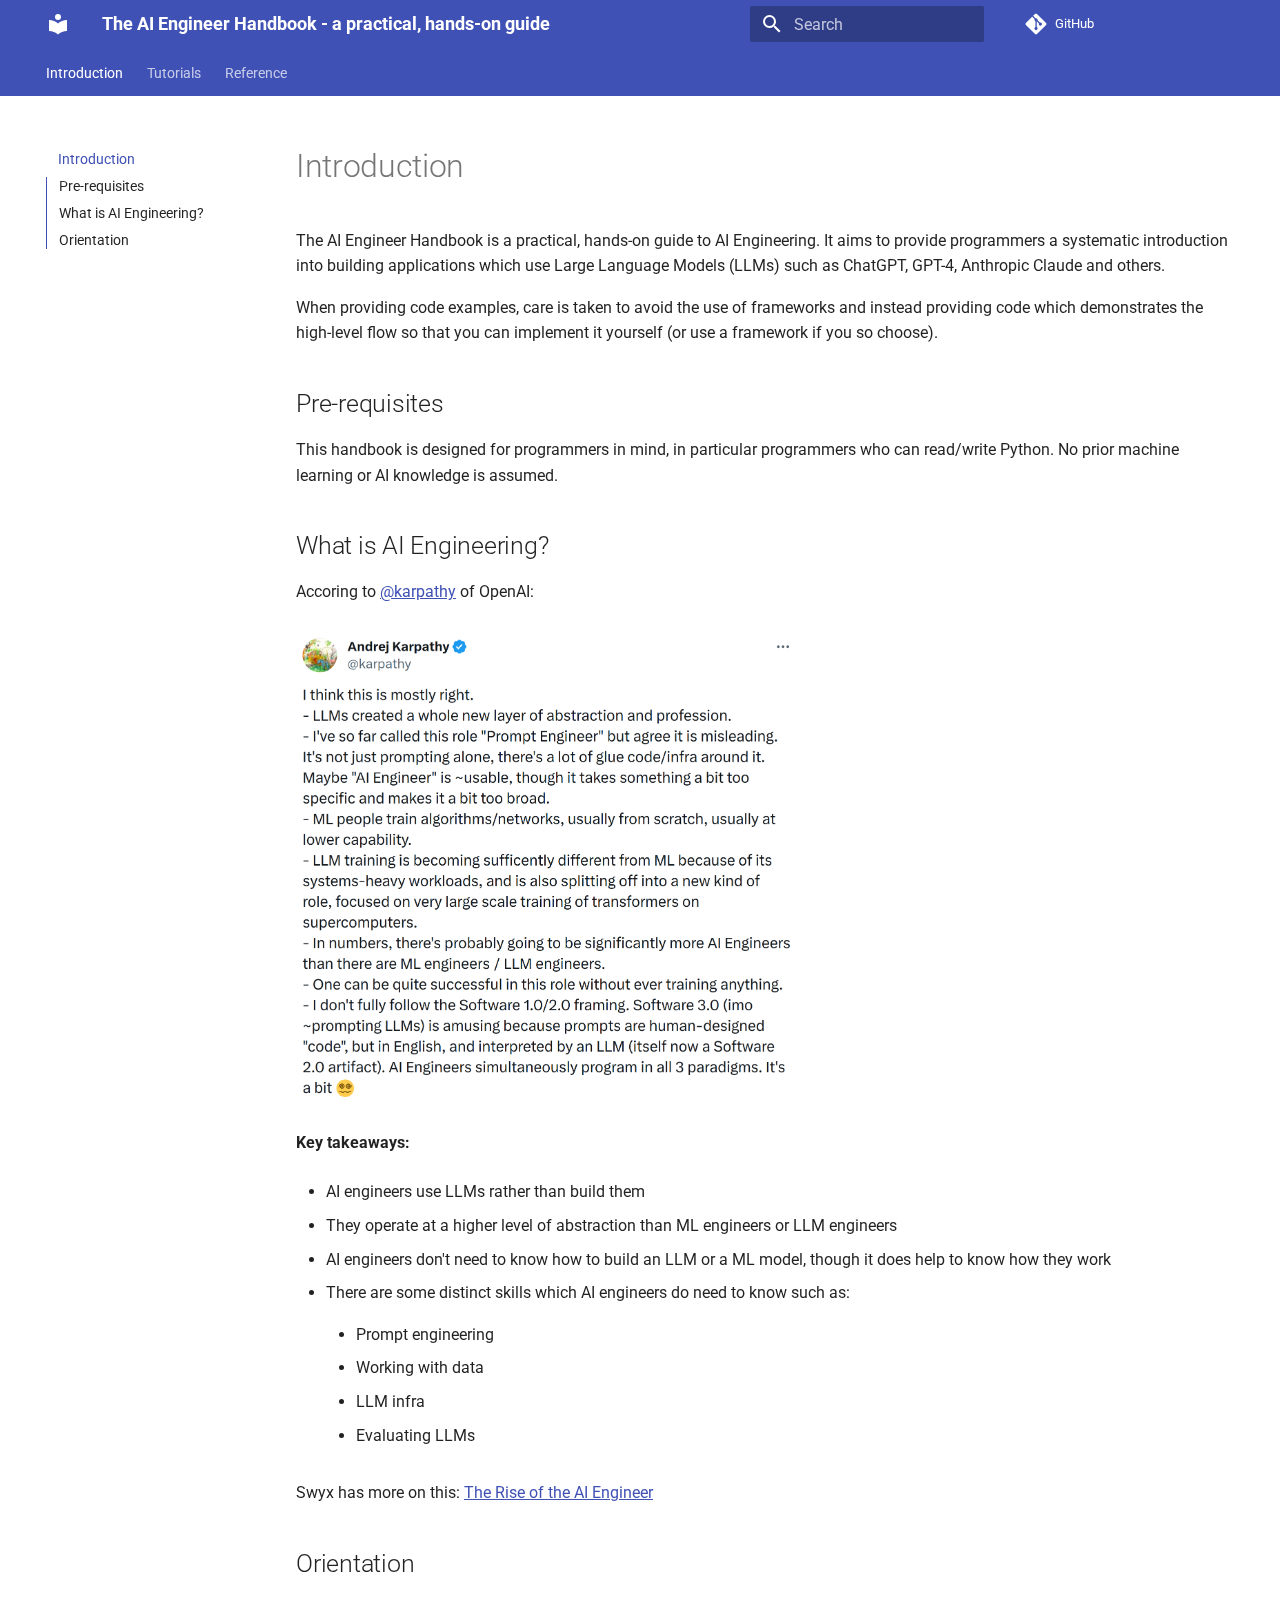
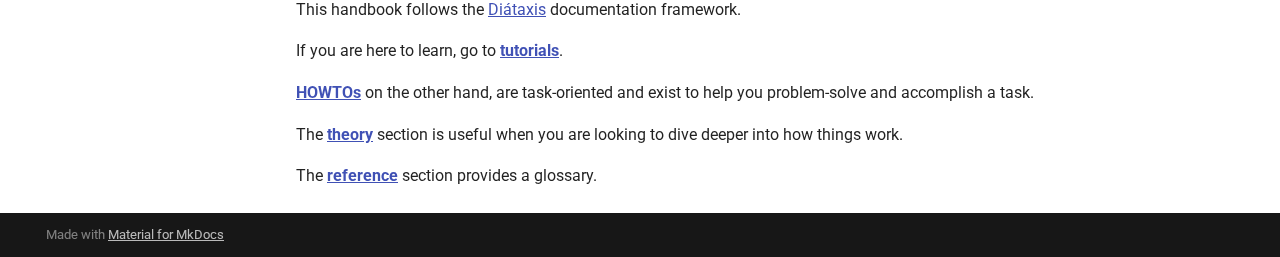
<file: index.html>
<!doctype html>
<html lang="en" class="no-js">
  <head>
    
      <meta charset="utf-8">
      <meta name="viewport" content="width=device-width,initial-scale=1">
      
      
      
      
      
        <link rel="next" href="tutorials/rag/">
      
      
      <link rel="icon" href="assets/images/favicon.png">
      <meta name="generator" content="mkdocs-1.5.3, mkdocs-material-9.5.4">
    
    
      
        <title>The AI Engineer Handbook - a practical, hands-on guide</title>
      
    
    
      <link rel="stylesheet" href="assets/stylesheets/main.50c56a3b.min.css">
      
      


    
    
      
    
    
      
        
        
        <link rel="preconnect" href="https://fonts.gstatic.com" crossorigin>
        <link rel="stylesheet" href="https://fonts.googleapis.com/css?family=Roboto:300,300i,400,400i,700,700i%7CRoboto+Mono:400,400i,700,700i&display=fallback">
        <style>:root{--md-text-font:"Roboto";--md-code-font:"Roboto Mono"}</style>
      
    
    
      <link rel="stylesheet" href="stylesheets/extra.css">
    
    <script>__md_scope=new URL(".",location),__md_hash=e=>[...e].reduce((e,_)=>(e<<5)-e+_.charCodeAt(0),0),__md_get=(e,_=localStorage,t=__md_scope)=>JSON.parse(_.getItem(t.pathname+"."+e)),__md_set=(e,_,t=localStorage,a=__md_scope)=>{try{t.setItem(a.pathname+"."+e,JSON.stringify(_))}catch(e){}}</script>
    
      

    
    
    
  </head>
  
  
    <body dir="ltr">
  
    
    <input class="md-toggle" data-md-toggle="drawer" type="checkbox" id="__drawer" autocomplete="off">
    <input class="md-toggle" data-md-toggle="search" type="checkbox" id="__search" autocomplete="off">
    <label class="md-overlay" for="__drawer"></label>
    <div data-md-component="skip">
      
        
        <a href="#introduction" class="md-skip">
          Skip to content
        </a>
      
    </div>
    <div data-md-component="announce">
      
    </div>
    
    
      

<header class="md-header" data-md-component="header">
  <nav class="md-header__inner md-grid" aria-label="Header">
    <a href="." title="The AI Engineer Handbook - a practical, hands-on guide" class="md-header__button md-logo" aria-label="The AI Engineer Handbook - a practical, hands-on guide" data-md-component="logo">
      
  
  <svg xmlns="http://www.w3.org/2000/svg" viewBox="0 0 24 24"><path d="M12 8a3 3 0 0 0 3-3 3 3 0 0 0-3-3 3 3 0 0 0-3 3 3 3 0 0 0 3 3m0 3.54C9.64 9.35 6.5 8 3 8v11c3.5 0 6.64 1.35 9 3.54 2.36-2.19 5.5-3.54 9-3.54V8c-3.5 0-6.64 1.35-9 3.54Z"/></svg>

    </a>
    <label class="md-header__button md-icon" for="__drawer">
      
      <svg xmlns="http://www.w3.org/2000/svg" viewBox="0 0 24 24"><path d="M3 6h18v2H3V6m0 5h18v2H3v-2m0 5h18v2H3v-2Z"/></svg>
    </label>
    <div class="md-header__title" data-md-component="header-title">
      <div class="md-header__ellipsis">
        <div class="md-header__topic">
          <span class="md-ellipsis">
            The AI Engineer Handbook - a practical, hands-on guide
          </span>
        </div>
        <div class="md-header__topic" data-md-component="header-topic">
          <span class="md-ellipsis">
            
              Introduction
            
          </span>
        </div>
      </div>
    </div>
    
    
      <script>var media,input,key,value,palette=__md_get("__palette");if(palette&&palette.color){"(prefers-color-scheme)"===palette.color.media&&(media=matchMedia("(prefers-color-scheme: light)"),input=document.querySelector(media.matches?"[data-md-color-media='(prefers-color-scheme: light)']":"[data-md-color-media='(prefers-color-scheme: dark)']"),palette.color.media=input.getAttribute("data-md-color-media"),palette.color.scheme=input.getAttribute("data-md-color-scheme"),palette.color.primary=input.getAttribute("data-md-color-primary"),palette.color.accent=input.getAttribute("data-md-color-accent"));for([key,value]of Object.entries(palette.color))document.body.setAttribute("data-md-color-"+key,value)}</script>
    
    
    
      <label class="md-header__button md-icon" for="__search">
        
        <svg xmlns="http://www.w3.org/2000/svg" viewBox="0 0 24 24"><path d="M9.5 3A6.5 6.5 0 0 1 16 9.5c0 1.61-.59 3.09-1.56 4.23l.27.27h.79l5 5-1.5 1.5-5-5v-.79l-.27-.27A6.516 6.516 0 0 1 9.5 16 6.5 6.5 0 0 1 3 9.5 6.5 6.5 0 0 1 9.5 3m0 2C7 5 5 7 5 9.5S7 14 9.5 14 14 12 14 9.5 12 5 9.5 5Z"/></svg>
      </label>
      <div class="md-search" data-md-component="search" role="dialog">
  <label class="md-search__overlay" for="__search"></label>
  <div class="md-search__inner" role="search">
    <form class="md-search__form" name="search">
      <input type="text" class="md-search__input" name="query" aria-label="Search" placeholder="Search" autocapitalize="off" autocorrect="off" autocomplete="off" spellcheck="false" data-md-component="search-query" required>
      <label class="md-search__icon md-icon" for="__search">
        
        <svg xmlns="http://www.w3.org/2000/svg" viewBox="0 0 24 24"><path d="M9.5 3A6.5 6.5 0 0 1 16 9.5c0 1.61-.59 3.09-1.56 4.23l.27.27h.79l5 5-1.5 1.5-5-5v-.79l-.27-.27A6.516 6.516 0 0 1 9.5 16 6.5 6.5 0 0 1 3 9.5 6.5 6.5 0 0 1 9.5 3m0 2C7 5 5 7 5 9.5S7 14 9.5 14 14 12 14 9.5 12 5 9.5 5Z"/></svg>
        
        <svg xmlns="http://www.w3.org/2000/svg" viewBox="0 0 24 24"><path d="M20 11v2H8l5.5 5.5-1.42 1.42L4.16 12l7.92-7.92L13.5 5.5 8 11h12Z"/></svg>
      </label>
      <nav class="md-search__options" aria-label="Search">
        
        <button type="reset" class="md-search__icon md-icon" title="Clear" aria-label="Clear" tabindex="-1">
          
          <svg xmlns="http://www.w3.org/2000/svg" viewBox="0 0 24 24"><path d="M19 6.41 17.59 5 12 10.59 6.41 5 5 6.41 10.59 12 5 17.59 6.41 19 12 13.41 17.59 19 19 17.59 13.41 12 19 6.41Z"/></svg>
        </button>
      </nav>
      
    </form>
    <div class="md-search__output">
      <div class="md-search__scrollwrap" data-md-scrollfix>
        <div class="md-search-result" data-md-component="search-result">
          <div class="md-search-result__meta">
            Initializing search
          </div>
          <ol class="md-search-result__list" role="presentation"></ol>
        </div>
      </div>
    </div>
  </div>
</div>
    
    
      <div class="md-header__source">
        <a href="https://github.com/aiengineeralliance/ai-engineer-handbook" title="Go to repository" class="md-source" data-md-component="source">
  <div class="md-source__icon md-icon">
    
    <svg xmlns="http://www.w3.org/2000/svg" viewBox="0 0 448 512"><!--! Font Awesome Free 6.5.1 by @fontawesome - https://fontawesome.com License - https://fontawesome.com/license/free (Icons: CC BY 4.0, Fonts: SIL OFL 1.1, Code: MIT License) Copyright 2023 Fonticons, Inc.--><path d="M439.55 236.05 244 40.45a28.87 28.87 0 0 0-40.81 0l-40.66 40.63 51.52 51.52c27.06-9.14 52.68 16.77 43.39 43.68l49.66 49.66c34.23-11.8 61.18 31 35.47 56.69-26.49 26.49-70.21-2.87-56-37.34L240.22 199v121.85c25.3 12.54 22.26 41.85 9.08 55a34.34 34.34 0 0 1-48.55 0c-17.57-17.6-11.07-46.91 11.25-56v-123c-20.8-8.51-24.6-30.74-18.64-45L142.57 101 8.45 235.14a28.86 28.86 0 0 0 0 40.81l195.61 195.6a28.86 28.86 0 0 0 40.8 0l194.69-194.69a28.86 28.86 0 0 0 0-40.81z"/></svg>
  </div>
  <div class="md-source__repository">
    GitHub
  </div>
</a>
      </div>
    
  </nav>
  
</header>
    
    <div class="md-container" data-md-component="container">
      
      
        
          
            
<nav class="md-tabs" aria-label="Tabs" data-md-component="tabs">
  <div class="md-grid">
    <ul class="md-tabs__list">
      
        
  
  
    
  
  
    <li class="md-tabs__item md-tabs__item--active">
      <a href="." class="md-tabs__link">
        
  
    
  
  Introduction

      </a>
    </li>
  

      
        
  
  
  
    
    
      <li class="md-tabs__item">
        <a href="tutorials/rag/" class="md-tabs__link">
          
  
  Tutorials

        </a>
      </li>
    
  

      
        
  
  
  
    
    
      <li class="md-tabs__item">
        <a href="reference/glossary/" class="md-tabs__link">
          
  
  Reference

        </a>
      </li>
    
  

      
    </ul>
  </div>
</nav>
          
        
      
      <main class="md-main" data-md-component="main">
        <div class="md-main__inner md-grid">
          
            
              
              <div class="md-sidebar md-sidebar--primary" data-md-component="sidebar" data-md-type="navigation" >
                <div class="md-sidebar__scrollwrap">
                  <div class="md-sidebar__inner">
                    


  


  

<nav class="md-nav md-nav--primary md-nav--lifted md-nav--integrated" aria-label="Navigation" data-md-level="0">
  <label class="md-nav__title" for="__drawer">
    <a href="." title="The AI Engineer Handbook - a practical, hands-on guide" class="md-nav__button md-logo" aria-label="The AI Engineer Handbook - a practical, hands-on guide" data-md-component="logo">
      
  
  <svg xmlns="http://www.w3.org/2000/svg" viewBox="0 0 24 24"><path d="M12 8a3 3 0 0 0 3-3 3 3 0 0 0-3-3 3 3 0 0 0-3 3 3 3 0 0 0 3 3m0 3.54C9.64 9.35 6.5 8 3 8v11c3.5 0 6.64 1.35 9 3.54 2.36-2.19 5.5-3.54 9-3.54V8c-3.5 0-6.64 1.35-9 3.54Z"/></svg>

    </a>
    The AI Engineer Handbook - a practical, hands-on guide
  </label>
  
    <div class="md-nav__source">
      <a href="https://github.com/aiengineeralliance/ai-engineer-handbook" title="Go to repository" class="md-source" data-md-component="source">
  <div class="md-source__icon md-icon">
    
    <svg xmlns="http://www.w3.org/2000/svg" viewBox="0 0 448 512"><!--! Font Awesome Free 6.5.1 by @fontawesome - https://fontawesome.com License - https://fontawesome.com/license/free (Icons: CC BY 4.0, Fonts: SIL OFL 1.1, Code: MIT License) Copyright 2023 Fonticons, Inc.--><path d="M439.55 236.05 244 40.45a28.87 28.87 0 0 0-40.81 0l-40.66 40.63 51.52 51.52c27.06-9.14 52.68 16.77 43.39 43.68l49.66 49.66c34.23-11.8 61.18 31 35.47 56.69-26.49 26.49-70.21-2.87-56-37.34L240.22 199v121.85c25.3 12.54 22.26 41.85 9.08 55a34.34 34.34 0 0 1-48.55 0c-17.57-17.6-11.07-46.91 11.25-56v-123c-20.8-8.51-24.6-30.74-18.64-45L142.57 101 8.45 235.14a28.86 28.86 0 0 0 0 40.81l195.61 195.6a28.86 28.86 0 0 0 40.8 0l194.69-194.69a28.86 28.86 0 0 0 0-40.81z"/></svg>
  </div>
  <div class="md-source__repository">
    GitHub
  </div>
</a>
    </div>
  
  <ul class="md-nav__list" data-md-scrollfix>
    
      
      
  
  
    
  
  
  
    <li class="md-nav__item md-nav__item--active">
      
      <input class="md-nav__toggle md-toggle" type="checkbox" id="__toc">
      
      
        
      
      
        <label class="md-nav__link md-nav__link--active" for="__toc">
          
  
  <span class="md-ellipsis">
    Introduction
  </span>
  

          <span class="md-nav__icon md-icon"></span>
        </label>
      
      <a href="." class="md-nav__link md-nav__link--active">
        
  
  <span class="md-ellipsis">
    Introduction
  </span>
  

      </a>
      
        

<nav class="md-nav md-nav--secondary" aria-label="Table of contents">
  
  
  
    
  
  
    <label class="md-nav__title" for="__toc">
      <span class="md-nav__icon md-icon"></span>
      Table of contents
    </label>
    <ul class="md-nav__list" data-md-component="toc" data-md-scrollfix>
      
        <li class="md-nav__item">
  <a href="#pre-requisites" class="md-nav__link">
    <span class="md-ellipsis">
      Pre-requisites
    </span>
  </a>
  
</li>
      
        <li class="md-nav__item">
  <a href="#what-is-ai-engineering" class="md-nav__link">
    <span class="md-ellipsis">
      What is AI Engineering?
    </span>
  </a>
  
</li>
      
        <li class="md-nav__item">
  <a href="#orientation" class="md-nav__link">
    <span class="md-ellipsis">
      Orientation
    </span>
  </a>
  
</li>
      
    </ul>
  
</nav>
      
    </li>
  

    
      
      
  
  
  
  
    
    
    
    
    
      
      
    
    <li class="md-nav__item md-nav__item--section md-nav__item--nested">
      
        
        
        
        <input class="md-nav__toggle md-toggle " type="checkbox" id="__nav_2" >
        
          
          <label class="md-nav__link" for="__nav_2" id="__nav_2_label" tabindex="">
            
  
  <span class="md-ellipsis">
    Tutorials
  </span>
  

            <span class="md-nav__icon md-icon"></span>
          </label>
        
        <nav class="md-nav" data-md-level="1" aria-labelledby="__nav_2_label" aria-expanded="false">
          <label class="md-nav__title" for="__nav_2">
            <span class="md-nav__icon md-icon"></span>
            Tutorials
          </label>
          <ul class="md-nav__list" data-md-scrollfix>
            
              
                
  
  
  
  
    <li class="md-nav__item">
      <a href="tutorials/rag/" class="md-nav__link">
        
  
  <span class="md-ellipsis">
    Retrival-Augmented Generation (RAG) in 5 minutes
  </span>
  

      </a>
    </li>
  

              
            
          </ul>
        </nav>
      
    </li>
  

    
      
      
  
  
  
  
    
    
    
    
    
      
      
    
    <li class="md-nav__item md-nav__item--section md-nav__item--nested">
      
        
        
        
        <input class="md-nav__toggle md-toggle " type="checkbox" id="__nav_3" >
        
          
          <label class="md-nav__link" for="__nav_3" id="__nav_3_label" tabindex="">
            
  
  <span class="md-ellipsis">
    Reference
  </span>
  

            <span class="md-nav__icon md-icon"></span>
          </label>
        
        <nav class="md-nav" data-md-level="1" aria-labelledby="__nav_3_label" aria-expanded="false">
          <label class="md-nav__title" for="__nav_3">
            <span class="md-nav__icon md-icon"></span>
            Reference
          </label>
          <ul class="md-nav__list" data-md-scrollfix>
            
              
                
  
  
  
  
    <li class="md-nav__item">
      <a href="reference/glossary/" class="md-nav__link">
        
  
  <span class="md-ellipsis">
    Glossary of terms
  </span>
  

      </a>
    </li>
  

              
            
          </ul>
        </nav>
      
    </li>
  

    
  </ul>
</nav>
                  </div>
                </div>
              </div>
            
            
          
          
            <div class="md-content" data-md-component="content">
              <article class="md-content__inner md-typeset">
                
                  

  
  


<h1 id="introduction">Introduction<a class="headerlink" href="#introduction" title="Permanent link">&para;</a></h1>
<p>The AI Engineer Handbook is a practical, hands-on guide to AI Engineering. It aims to provide programmers a systematic introduction into building applications which use Large Language Models (LLMs) such as ChatGPT, GPT-4, Anthropic Claude and others. </p>
<p>When providing code examples, care is taken to avoid the use of frameworks and instead providing code which demonstrates the high-level flow so that you can implement it yourself (or use a framework if you so choose).</p>
<h2 id="pre-requisites">Pre-requisites<a class="headerlink" href="#pre-requisites" title="Permanent link">&para;</a></h2>
<p>This handbook is designed for programmers in mind, in particular programmers who can read/write Python. No prior machine learning or AI knowledge is assumed.</p>
<h2 id="what-is-ai-engineering">What is AI Engineering?<a class="headerlink" href="#what-is-ai-engineering" title="Permanent link">&para;</a></h2>
<p>Accoring to <a href="https://twitter.com/karpathy/status/1674873002314563584">@karpathy</a> of OpenAI:</p>
<p><img src="karpathy_quote.png" width="500"/></p>
<p><strong>Key takeaways:</strong></p>
<ul>
<li>
<p>AI engineers use LLMs rather than build them</p>
</li>
<li>
<p>They operate at a higher level of abstraction than ML engineers or LLM engineers</p>
</li>
<li>
<p>AI engineers don't need to know how to build an LLM or a ML model, though it does help to know how they work</p>
</li>
<li>
<p>There are some distinct skills which AI engineers do need to know such as:</p>
<ul>
<li>
<p>Prompt engineering</p>
</li>
<li>
<p>Working with data</p>
</li>
<li>
<p>LLM infra</p>
</li>
<li>
<p>Evaluating LLMs</p>
</li>
</ul>
</li>
</ul>
<p>Swyx has more on this: <a href="https://www.latent.space/p/ai-engineer">The Rise of the AI Engineer</a></p>
<h2 id="orientation">Orientation<a class="headerlink" href="#orientation" title="Permanent link">&para;</a></h2>
<p>This handbook follows the <a href="https://diataxis.fr">Diátaxis</a> documentation framework.</p>
<p>If you are here to learn, go to <strong><a href="tutorials/rag/">tutorials</a></strong>. </p>
<p><strong><a href="HOWTOs/">HOWTOs</a></strong> on the other hand, are task-oriented and exist to help you problem-solve and accomplish a task. </p>
<p>The <strong><a href="theory/">theory</a></strong> section is useful when you are looking to dive deeper into how things work.  </p>
<p>The <strong><a href="reference/glossary/">reference</a></strong> section provides a glossary.</p>












                
              </article>
            </div>
          
          
<script>var target=document.getElementById(location.hash.slice(1));target&&target.name&&(target.checked=target.name.startsWith("__tabbed_"))</script>
        </div>
        
      </main>
      
        <footer class="md-footer">
  
  <div class="md-footer-meta md-typeset">
    <div class="md-footer-meta__inner md-grid">
      <div class="md-copyright">
  
  
    Made with
    <a href="https://squidfunk.github.io/mkdocs-material/" target="_blank" rel="noopener">
      Material for MkDocs
    </a>
  
</div>
      
    </div>
  </div>
</footer>
      
    </div>
    <div class="md-dialog" data-md-component="dialog">
      <div class="md-dialog__inner md-typeset"></div>
    </div>
    
      <div class="md-progress" data-md-component="progress" role="progressbar"></div>
    
    
    <script id="__config" type="application/json">{"base": ".", "features": ["navigation.instant", "navigation.instant.progress", "navigation.tracking", "navigation.tabs", "navigation.sections", "navigation.path", "navigation.prune", "toc.follow", "toc.integrate"], "search": "assets/javascripts/workers/search.c011b7c0.min.js", "translations": {"clipboard.copied": "Copied to clipboard", "clipboard.copy": "Copy to clipboard", "search.result.more.one": "1 more on this page", "search.result.more.other": "# more on this page", "search.result.none": "No matching documents", "search.result.one": "1 matching document", "search.result.other": "# matching documents", "search.result.placeholder": "Type to start searching", "search.result.term.missing": "Missing", "select.version": "Select version"}}</script>
    
    
      <script src="assets/javascripts/bundle.7389ff0e.min.js"></script>
      
    
  </body>
</html>
</file>
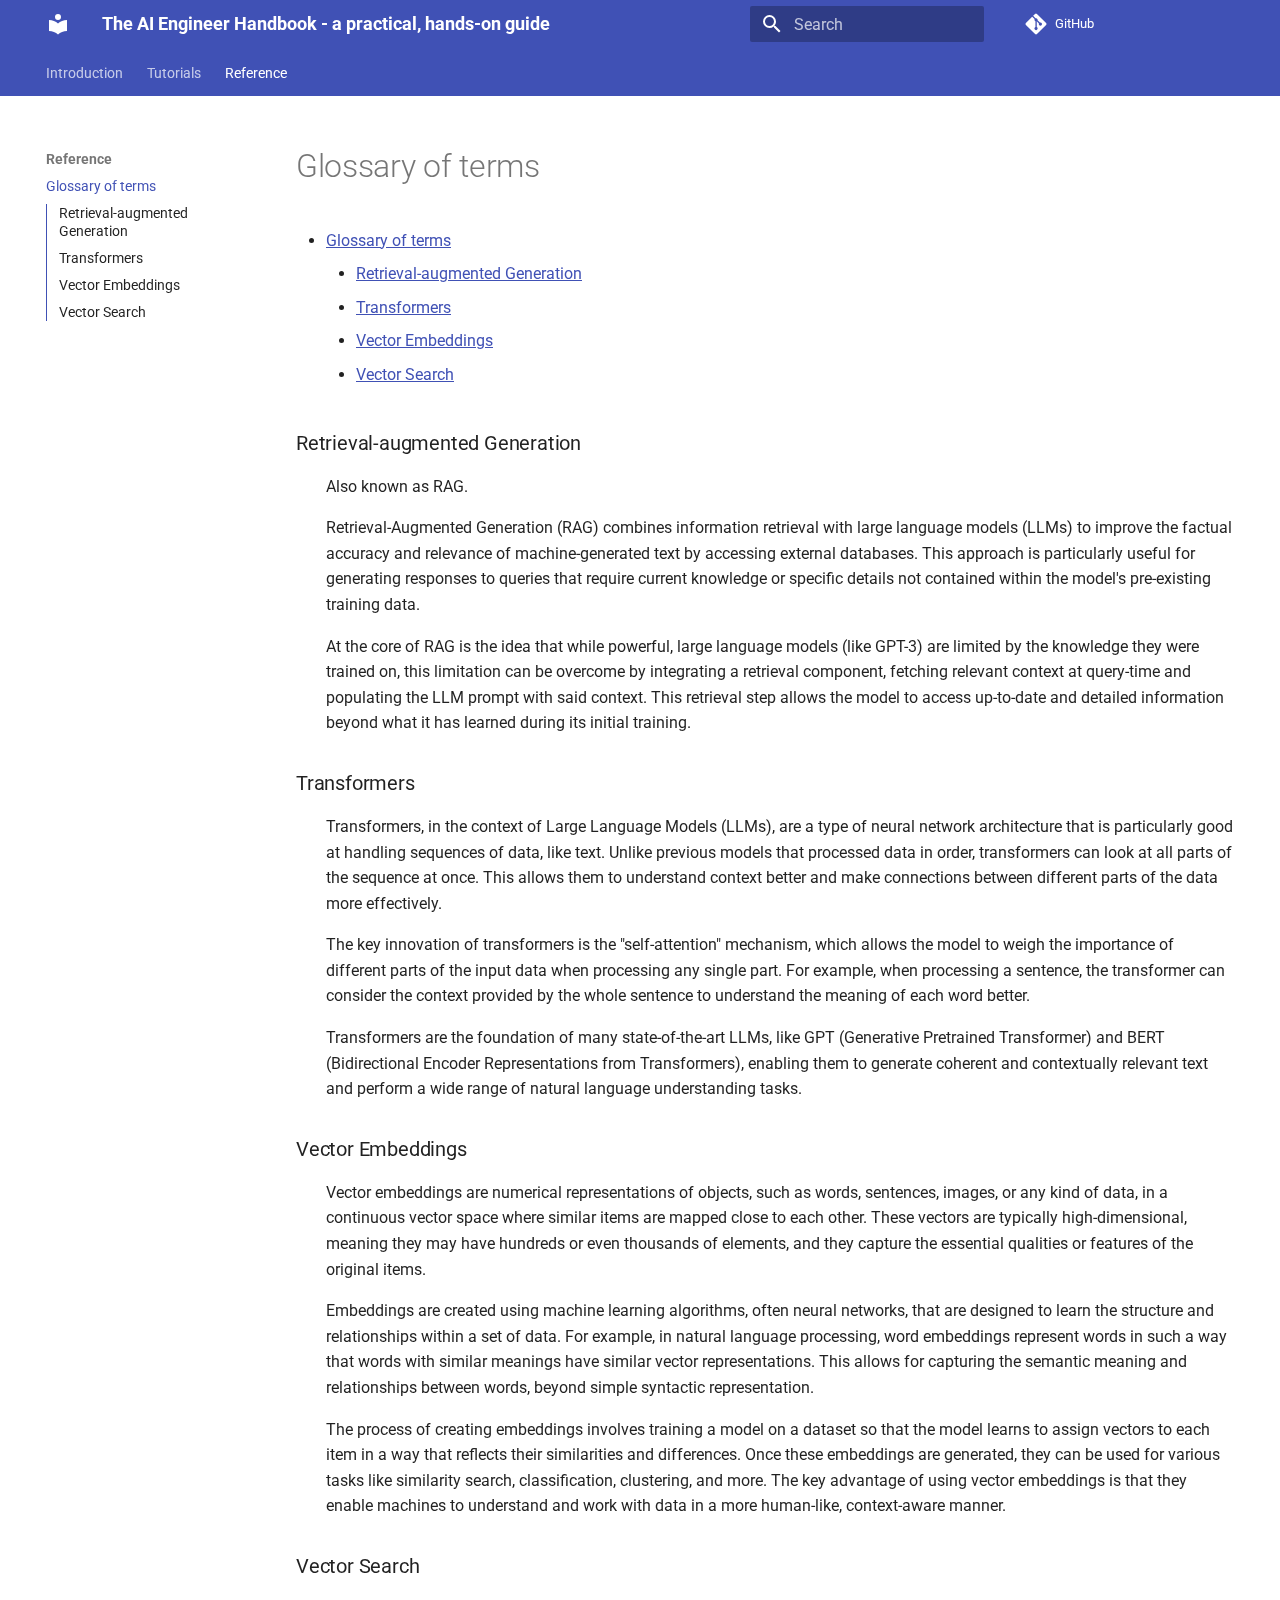
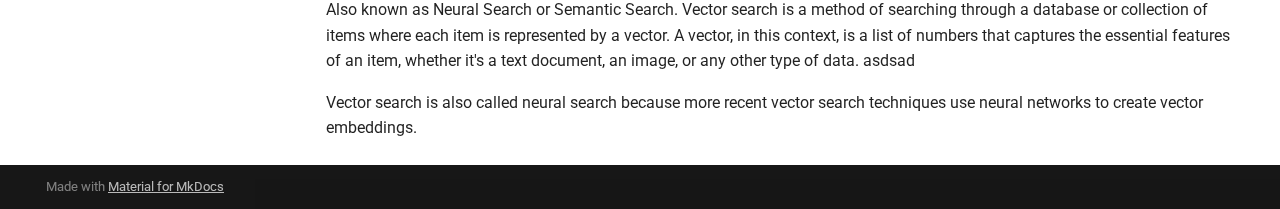
<file: reference/glossary/index.html>
<!doctype html>
<html lang="en" class="no-js">
  <head>
    
      <meta charset="utf-8">
      <meta name="viewport" content="width=device-width,initial-scale=1">
      
      
      
      
        <link rel="prev" href="../../tutorials/rag/">
      
      
      
      <link rel="icon" href="../../assets/images/favicon.png">
      <meta name="generator" content="mkdocs-1.5.3, mkdocs-material-9.5.4">
    
    
      
        <title>Glossary of terms - The AI Engineer Handbook - a practical, hands-on guide</title>
      
    
    
      <link rel="stylesheet" href="../../assets/stylesheets/main.50c56a3b.min.css">
      
      


    
    
      
    
    
      
        
        
        <link rel="preconnect" href="https://fonts.gstatic.com" crossorigin>
        <link rel="stylesheet" href="https://fonts.googleapis.com/css?family=Roboto:300,300i,400,400i,700,700i%7CRoboto+Mono:400,400i,700,700i&display=fallback">
        <style>:root{--md-text-font:"Roboto";--md-code-font:"Roboto Mono"}</style>
      
    
    
      <link rel="stylesheet" href="../../stylesheets/extra.css">
    
    <script>__md_scope=new URL("../..",location),__md_hash=e=>[...e].reduce((e,_)=>(e<<5)-e+_.charCodeAt(0),0),__md_get=(e,_=localStorage,t=__md_scope)=>JSON.parse(_.getItem(t.pathname+"."+e)),__md_set=(e,_,t=localStorage,a=__md_scope)=>{try{t.setItem(a.pathname+"."+e,JSON.stringify(_))}catch(e){}}</script>
    
      

    
    
    
  </head>
  
  
    <body dir="ltr">
  
    
    <input class="md-toggle" data-md-toggle="drawer" type="checkbox" id="__drawer" autocomplete="off">
    <input class="md-toggle" data-md-toggle="search" type="checkbox" id="__search" autocomplete="off">
    <label class="md-overlay" for="__drawer"></label>
    <div data-md-component="skip">
      
        
        <a href="#glossary-of-terms" class="md-skip">
          Skip to content
        </a>
      
    </div>
    <div data-md-component="announce">
      
    </div>
    
    
      

<header class="md-header" data-md-component="header">
  <nav class="md-header__inner md-grid" aria-label="Header">
    <a href="../.." title="The AI Engineer Handbook - a practical, hands-on guide" class="md-header__button md-logo" aria-label="The AI Engineer Handbook - a practical, hands-on guide" data-md-component="logo">
      
  
  <svg xmlns="http://www.w3.org/2000/svg" viewBox="0 0 24 24"><path d="M12 8a3 3 0 0 0 3-3 3 3 0 0 0-3-3 3 3 0 0 0-3 3 3 3 0 0 0 3 3m0 3.54C9.64 9.35 6.5 8 3 8v11c3.5 0 6.64 1.35 9 3.54 2.36-2.19 5.5-3.54 9-3.54V8c-3.5 0-6.64 1.35-9 3.54Z"/></svg>

    </a>
    <label class="md-header__button md-icon" for="__drawer">
      
      <svg xmlns="http://www.w3.org/2000/svg" viewBox="0 0 24 24"><path d="M3 6h18v2H3V6m0 5h18v2H3v-2m0 5h18v2H3v-2Z"/></svg>
    </label>
    <div class="md-header__title" data-md-component="header-title">
      <div class="md-header__ellipsis">
        <div class="md-header__topic">
          <span class="md-ellipsis">
            The AI Engineer Handbook - a practical, hands-on guide
          </span>
        </div>
        <div class="md-header__topic" data-md-component="header-topic">
          <span class="md-ellipsis">
            
              Glossary of terms
            
          </span>
        </div>
      </div>
    </div>
    
    
      <script>var media,input,key,value,palette=__md_get("__palette");if(palette&&palette.color){"(prefers-color-scheme)"===palette.color.media&&(media=matchMedia("(prefers-color-scheme: light)"),input=document.querySelector(media.matches?"[data-md-color-media='(prefers-color-scheme: light)']":"[data-md-color-media='(prefers-color-scheme: dark)']"),palette.color.media=input.getAttribute("data-md-color-media"),palette.color.scheme=input.getAttribute("data-md-color-scheme"),palette.color.primary=input.getAttribute("data-md-color-primary"),palette.color.accent=input.getAttribute("data-md-color-accent"));for([key,value]of Object.entries(palette.color))document.body.setAttribute("data-md-color-"+key,value)}</script>
    
    
    
      <label class="md-header__button md-icon" for="__search">
        
        <svg xmlns="http://www.w3.org/2000/svg" viewBox="0 0 24 24"><path d="M9.5 3A6.5 6.5 0 0 1 16 9.5c0 1.61-.59 3.09-1.56 4.23l.27.27h.79l5 5-1.5 1.5-5-5v-.79l-.27-.27A6.516 6.516 0 0 1 9.5 16 6.5 6.5 0 0 1 3 9.5 6.5 6.5 0 0 1 9.5 3m0 2C7 5 5 7 5 9.5S7 14 9.5 14 14 12 14 9.5 12 5 9.5 5Z"/></svg>
      </label>
      <div class="md-search" data-md-component="search" role="dialog">
  <label class="md-search__overlay" for="__search"></label>
  <div class="md-search__inner" role="search">
    <form class="md-search__form" name="search">
      <input type="text" class="md-search__input" name="query" aria-label="Search" placeholder="Search" autocapitalize="off" autocorrect="off" autocomplete="off" spellcheck="false" data-md-component="search-query" required>
      <label class="md-search__icon md-icon" for="__search">
        
        <svg xmlns="http://www.w3.org/2000/svg" viewBox="0 0 24 24"><path d="M9.5 3A6.5 6.5 0 0 1 16 9.5c0 1.61-.59 3.09-1.56 4.23l.27.27h.79l5 5-1.5 1.5-5-5v-.79l-.27-.27A6.516 6.516 0 0 1 9.5 16 6.5 6.5 0 0 1 3 9.5 6.5 6.5 0 0 1 9.5 3m0 2C7 5 5 7 5 9.5S7 14 9.5 14 14 12 14 9.5 12 5 9.5 5Z"/></svg>
        
        <svg xmlns="http://www.w3.org/2000/svg" viewBox="0 0 24 24"><path d="M20 11v2H8l5.5 5.5-1.42 1.42L4.16 12l7.92-7.92L13.5 5.5 8 11h12Z"/></svg>
      </label>
      <nav class="md-search__options" aria-label="Search">
        
        <button type="reset" class="md-search__icon md-icon" title="Clear" aria-label="Clear" tabindex="-1">
          
          <svg xmlns="http://www.w3.org/2000/svg" viewBox="0 0 24 24"><path d="M19 6.41 17.59 5 12 10.59 6.41 5 5 6.41 10.59 12 5 17.59 6.41 19 12 13.41 17.59 19 19 17.59 13.41 12 19 6.41Z"/></svg>
        </button>
      </nav>
      
    </form>
    <div class="md-search__output">
      <div class="md-search__scrollwrap" data-md-scrollfix>
        <div class="md-search-result" data-md-component="search-result">
          <div class="md-search-result__meta">
            Initializing search
          </div>
          <ol class="md-search-result__list" role="presentation"></ol>
        </div>
      </div>
    </div>
  </div>
</div>
    
    
      <div class="md-header__source">
        <a href="https://github.com/aiengineeralliance/ai-engineer-handbook" title="Go to repository" class="md-source" data-md-component="source">
  <div class="md-source__icon md-icon">
    
    <svg xmlns="http://www.w3.org/2000/svg" viewBox="0 0 448 512"><!--! Font Awesome Free 6.5.1 by @fontawesome - https://fontawesome.com License - https://fontawesome.com/license/free (Icons: CC BY 4.0, Fonts: SIL OFL 1.1, Code: MIT License) Copyright 2023 Fonticons, Inc.--><path d="M439.55 236.05 244 40.45a28.87 28.87 0 0 0-40.81 0l-40.66 40.63 51.52 51.52c27.06-9.14 52.68 16.77 43.39 43.68l49.66 49.66c34.23-11.8 61.18 31 35.47 56.69-26.49 26.49-70.21-2.87-56-37.34L240.22 199v121.85c25.3 12.54 22.26 41.85 9.08 55a34.34 34.34 0 0 1-48.55 0c-17.57-17.6-11.07-46.91 11.25-56v-123c-20.8-8.51-24.6-30.74-18.64-45L142.57 101 8.45 235.14a28.86 28.86 0 0 0 0 40.81l195.61 195.6a28.86 28.86 0 0 0 40.8 0l194.69-194.69a28.86 28.86 0 0 0 0-40.81z"/></svg>
  </div>
  <div class="md-source__repository">
    GitHub
  </div>
</a>
      </div>
    
  </nav>
  
</header>
    
    <div class="md-container" data-md-component="container">
      
      
        
          
            
<nav class="md-tabs" aria-label="Tabs" data-md-component="tabs">
  <div class="md-grid">
    <ul class="md-tabs__list">
      
        
  
  
  
    <li class="md-tabs__item">
      <a href="../.." class="md-tabs__link">
        
  
    
  
  Introduction

      </a>
    </li>
  

      
        
  
  
  
    
    
      <li class="md-tabs__item">
        <a href="../../tutorials/rag/" class="md-tabs__link">
          
  
  Tutorials

        </a>
      </li>
    
  

      
        
  
  
    
  
  
    
    
      <li class="md-tabs__item md-tabs__item--active">
        <a href="./" class="md-tabs__link">
          
  
  Reference

        </a>
      </li>
    
  

      
    </ul>
  </div>
</nav>
          
        
      
      <main class="md-main" data-md-component="main">
        <div class="md-main__inner md-grid">
          
            
              
              <div class="md-sidebar md-sidebar--primary" data-md-component="sidebar" data-md-type="navigation" >
                <div class="md-sidebar__scrollwrap">
                  <div class="md-sidebar__inner">
                    


  


  

<nav class="md-nav md-nav--primary md-nav--lifted md-nav--integrated" aria-label="Navigation" data-md-level="0">
  <label class="md-nav__title" for="__drawer">
    <a href="../.." title="The AI Engineer Handbook - a practical, hands-on guide" class="md-nav__button md-logo" aria-label="The AI Engineer Handbook - a practical, hands-on guide" data-md-component="logo">
      
  
  <svg xmlns="http://www.w3.org/2000/svg" viewBox="0 0 24 24"><path d="M12 8a3 3 0 0 0 3-3 3 3 0 0 0-3-3 3 3 0 0 0-3 3 3 3 0 0 0 3 3m0 3.54C9.64 9.35 6.5 8 3 8v11c3.5 0 6.64 1.35 9 3.54 2.36-2.19 5.5-3.54 9-3.54V8c-3.5 0-6.64 1.35-9 3.54Z"/></svg>

    </a>
    The AI Engineer Handbook - a practical, hands-on guide
  </label>
  
    <div class="md-nav__source">
      <a href="https://github.com/aiengineeralliance/ai-engineer-handbook" title="Go to repository" class="md-source" data-md-component="source">
  <div class="md-source__icon md-icon">
    
    <svg xmlns="http://www.w3.org/2000/svg" viewBox="0 0 448 512"><!--! Font Awesome Free 6.5.1 by @fontawesome - https://fontawesome.com License - https://fontawesome.com/license/free (Icons: CC BY 4.0, Fonts: SIL OFL 1.1, Code: MIT License) Copyright 2023 Fonticons, Inc.--><path d="M439.55 236.05 244 40.45a28.87 28.87 0 0 0-40.81 0l-40.66 40.63 51.52 51.52c27.06-9.14 52.68 16.77 43.39 43.68l49.66 49.66c34.23-11.8 61.18 31 35.47 56.69-26.49 26.49-70.21-2.87-56-37.34L240.22 199v121.85c25.3 12.54 22.26 41.85 9.08 55a34.34 34.34 0 0 1-48.55 0c-17.57-17.6-11.07-46.91 11.25-56v-123c-20.8-8.51-24.6-30.74-18.64-45L142.57 101 8.45 235.14a28.86 28.86 0 0 0 0 40.81l195.61 195.6a28.86 28.86 0 0 0 40.8 0l194.69-194.69a28.86 28.86 0 0 0 0-40.81z"/></svg>
  </div>
  <div class="md-source__repository">
    GitHub
  </div>
</a>
    </div>
  
  <ul class="md-nav__list" data-md-scrollfix>
    
      
      
  
  
  
  
    <li class="md-nav__item">
      <a href="../.." class="md-nav__link">
        
  
  <span class="md-ellipsis">
    Introduction
  </span>
  

      </a>
    </li>
  

    
      
      
  
  
  
  
    
    
    
    
    
      
      
    
    <li class="md-nav__item md-nav__item--section md-nav__item--nested">
      
        
        
        
        <input class="md-nav__toggle md-toggle " type="checkbox" id="__nav_2" >
        
          
          <label class="md-nav__link" for="__nav_2" id="__nav_2_label" tabindex="">
            
  
  <span class="md-ellipsis">
    Tutorials
  </span>
  

            <span class="md-nav__icon md-icon"></span>
          </label>
        
        <nav class="md-nav" data-md-level="1" aria-labelledby="__nav_2_label" aria-expanded="false">
          <label class="md-nav__title" for="__nav_2">
            <span class="md-nav__icon md-icon"></span>
            Tutorials
          </label>
          <ul class="md-nav__list" data-md-scrollfix>
            
              
                
  
  
  
  
    <li class="md-nav__item">
      <a href="../../tutorials/rag/" class="md-nav__link">
        
  
  <span class="md-ellipsis">
    Retrival-Augmented Generation (RAG) in 5 minutes
  </span>
  

      </a>
    </li>
  

              
            
          </ul>
        </nav>
      
    </li>
  

    
      
      
  
  
    
  
  
  
    
    
    
    
    
      
      
    
    <li class="md-nav__item md-nav__item--active md-nav__item--section md-nav__item--nested">
      
        
        
        
        <input class="md-nav__toggle md-toggle " type="checkbox" id="__nav_3" checked>
        
          
          <label class="md-nav__link" for="__nav_3" id="__nav_3_label" tabindex="">
            
  
  <span class="md-ellipsis">
    Reference
  </span>
  

            <span class="md-nav__icon md-icon"></span>
          </label>
        
        <nav class="md-nav" data-md-level="1" aria-labelledby="__nav_3_label" aria-expanded="true">
          <label class="md-nav__title" for="__nav_3">
            <span class="md-nav__icon md-icon"></span>
            Reference
          </label>
          <ul class="md-nav__list" data-md-scrollfix>
            
              
                
  
  
    
  
  
  
    <li class="md-nav__item md-nav__item--active">
      
      <input class="md-nav__toggle md-toggle" type="checkbox" id="__toc">
      
      
        
      
      
        <label class="md-nav__link md-nav__link--active" for="__toc">
          
  
  <span class="md-ellipsis">
    Glossary of terms
  </span>
  

          <span class="md-nav__icon md-icon"></span>
        </label>
      
      <a href="./" class="md-nav__link md-nav__link--active">
        
  
  <span class="md-ellipsis">
    Glossary of terms
  </span>
  

      </a>
      
        

<nav class="md-nav md-nav--secondary" aria-label="Table of contents">
  
  
  
    
  
  
    <label class="md-nav__title" for="__toc">
      <span class="md-nav__icon md-icon"></span>
      Table of contents
    </label>
    <ul class="md-nav__list" data-md-component="toc" data-md-scrollfix>
      
        <li class="md-nav__item">
  <a href="#retrieval-augmented-generation" class="md-nav__link">
    <span class="md-ellipsis">
      Retrieval-augmented Generation
    </span>
  </a>
  
</li>
      
        <li class="md-nav__item">
  <a href="#transformers" class="md-nav__link">
    <span class="md-ellipsis">
      Transformers
    </span>
  </a>
  
</li>
      
        <li class="md-nav__item">
  <a href="#vector-embeddings" class="md-nav__link">
    <span class="md-ellipsis">
      Vector Embeddings
    </span>
  </a>
  
</li>
      
        <li class="md-nav__item">
  <a href="#vector-search" class="md-nav__link">
    <span class="md-ellipsis">
      Vector Search
    </span>
  </a>
  
</li>
      
    </ul>
  
</nav>
      
    </li>
  

              
            
          </ul>
        </nav>
      
    </li>
  

    
  </ul>
</nav>
                  </div>
                </div>
              </div>
            
            
          
          
            <div class="md-content" data-md-component="content">
              <article class="md-content__inner md-typeset">
                
                  

  
  


<h1 id="glossary-of-terms">Glossary of terms<a class="headerlink" href="#glossary-of-terms" title="Permanent link">&para;</a></h1>
<div class="toc">
<ul>
<li><a href="#glossary-of-terms">Glossary of terms</a><ul>
<li><a href="#retrieval-augmented-generation">Retrieval-augmented Generation</a></li>
<li><a href="#transformers">Transformers</a></li>
<li><a href="#vector-embeddings">Vector Embeddings</a></li>
<li><a href="#vector-search">Vector Search</a></li>
</ul>
</li>
</ul>
</div>
<h3 id="retrieval-augmented-generation">Retrieval-augmented Generation<a class="headerlink" href="#retrieval-augmented-generation" title="Permanent link">&para;</a></h3>
<dl>
<dd>
<p>Also known as RAG. </p>
<p>Retrieval-Augmented Generation (RAG) combines information retrieval with large language models (LLMs) to 
improve the factual accuracy and relevance of machine-generated text by accessing external databases. 
This approach is particularly useful for generating responses to queries that require current knowledge or 
specific details not contained within the model's pre-existing training data.</p>
<p>At the core of RAG is the idea that while powerful, large language models (like GPT-3) are limited by the knowledge they
were trained on, this limitation can be overcome by integrating a retrieval component, fetching relevant context at query-time 
and populating the LLM prompt with said context. This retrieval step allows the model to access up-to-date and detailed information beyond what
it has learned during its initial training.</p>
</dd>
</dl>
<h3 id="transformers">Transformers<a class="headerlink" href="#transformers" title="Permanent link">&para;</a></h3>
<dl>
<dd>
<p>Transformers, in the context of Large Language Models (LLMs), are a type of neural network architecture that is particularly good at handling sequences of data, like text. Unlike previous models that processed data in order, transformers can look at all parts of the sequence at once. This allows them to understand context better and make connections between different parts of the data more effectively.</p>
<p>The key innovation of transformers is the "self-attention" mechanism, which allows the model to weigh the importance of different parts of the input data when processing any single part. For example, when processing a sentence, the transformer can consider the context provided by the whole sentence to understand the meaning of each word better.</p>
<p>Transformers are the foundation of many state-of-the-art LLMs, like GPT (Generative Pretrained Transformer) and BERT (Bidirectional Encoder Representations from Transformers), enabling them to generate coherent and contextually relevant text and perform a wide range of natural language understanding tasks.</p>
</dd>
</dl>
<h3 id="vector-embeddings">Vector Embeddings<a class="headerlink" href="#vector-embeddings" title="Permanent link">&para;</a></h3>
<dl>
<dd>
<p>Vector embeddings are numerical representations of objects, such as words, sentences, images, or any kind of data, in a continuous vector space where similar items are mapped close to each other. These vectors are typically high-dimensional, meaning they may have hundreds or even thousands of elements, and they capture the essential qualities or features of the original items.</p>
<p>Embeddings are created using machine learning algorithms, often neural networks, that are designed to learn the structure and relationships within a set of data. For example, in natural language processing, word embeddings represent words in such a way that words with similar meanings have similar vector representations. This allows for capturing the semantic meaning and relationships between words, beyond simple syntactic representation.</p>
<p>The process of creating embeddings involves training a model on a dataset so that the model learns to assign vectors to each item in a way that reflects their similarities and differences. Once these embeddings are generated, they can be used for various tasks like similarity search, classification, clustering, and more. The key advantage of using vector embeddings is that they enable machines to understand and work with data in a more human-like, context-aware manner.</p>
</dd>
</dl>
<h3 id="vector-search">Vector Search<a class="headerlink" href="#vector-search" title="Permanent link">&para;</a></h3>
<dl>
<dd>
<p>Also known as Neural Search or Semantic Search. Vector search is a method of searching through a database or
collection of items where each item is represented by a vector. A vector, in this context, is a list of numbers that
captures the essential features of an item, whether it's a text document, an image, or any other type of data. asdsad</p>
<p>Vector search is also called neural search because more recent vector search techniques use neural networks to create vector embeddings. </p>
</dd>
</dl>












                
              </article>
            </div>
          
          
<script>var target=document.getElementById(location.hash.slice(1));target&&target.name&&(target.checked=target.name.startsWith("__tabbed_"))</script>
        </div>
        
      </main>
      
        <footer class="md-footer">
  
  <div class="md-footer-meta md-typeset">
    <div class="md-footer-meta__inner md-grid">
      <div class="md-copyright">
  
  
    Made with
    <a href="https://squidfunk.github.io/mkdocs-material/" target="_blank" rel="noopener">
      Material for MkDocs
    </a>
  
</div>
      
    </div>
  </div>
</footer>
      
    </div>
    <div class="md-dialog" data-md-component="dialog">
      <div class="md-dialog__inner md-typeset"></div>
    </div>
    
      <div class="md-progress" data-md-component="progress" role="progressbar"></div>
    
    
    <script id="__config" type="application/json">{"base": "../..", "features": ["navigation.instant", "navigation.instant.progress", "navigation.tracking", "navigation.tabs", "navigation.sections", "navigation.path", "navigation.prune", "toc.follow", "toc.integrate"], "search": "../../assets/javascripts/workers/search.c011b7c0.min.js", "translations": {"clipboard.copied": "Copied to clipboard", "clipboard.copy": "Copy to clipboard", "search.result.more.one": "1 more on this page", "search.result.more.other": "# more on this page", "search.result.none": "No matching documents", "search.result.one": "1 matching document", "search.result.other": "# matching documents", "search.result.placeholder": "Type to start searching", "search.result.term.missing": "Missing", "select.version": "Select version"}}</script>
    
    
      <script src="../../assets/javascripts/bundle.7389ff0e.min.js"></script>
      
    
  </body>
</html>
</file>
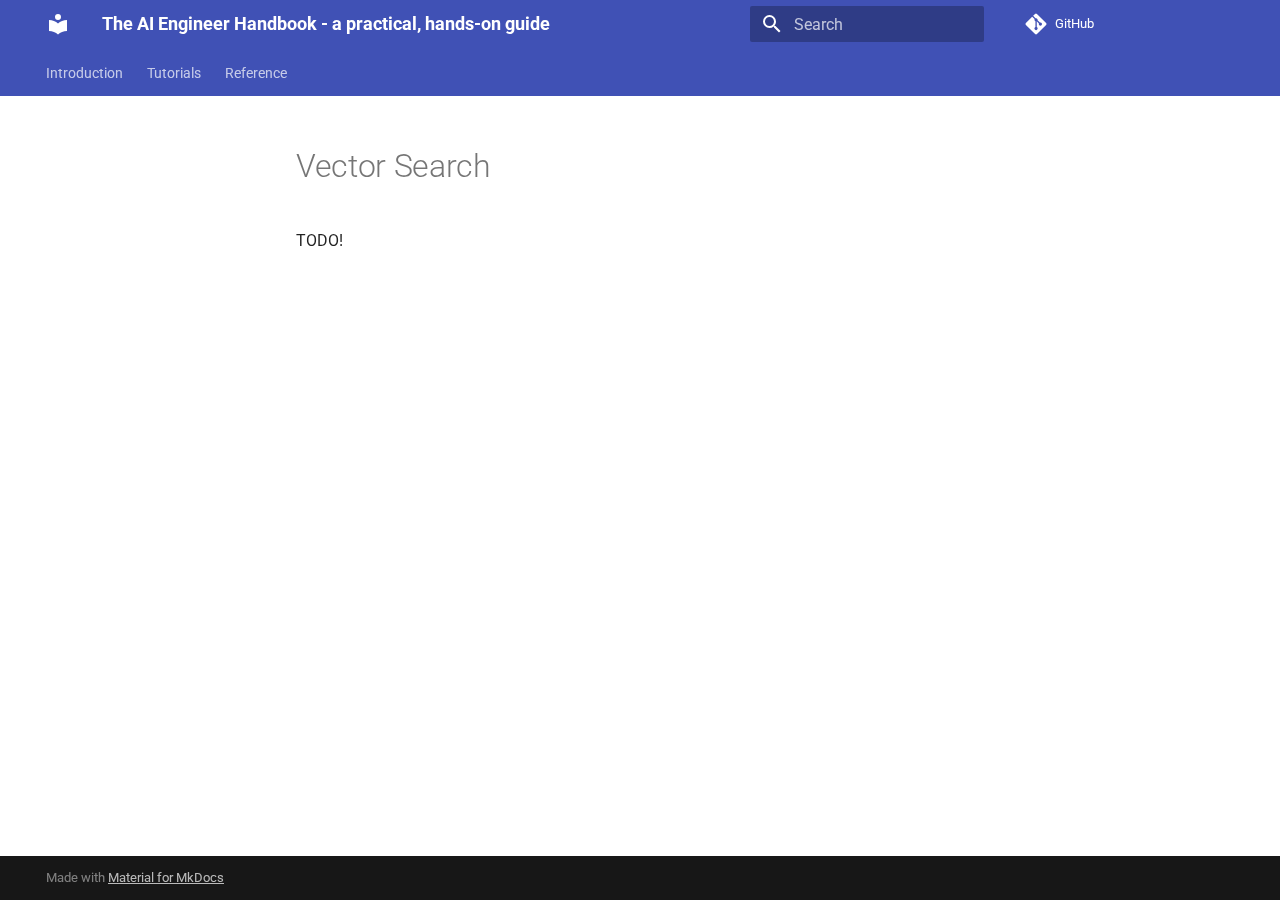
<file: theory/vector-search/index.html>
<!doctype html>
<html lang="en" class="no-js">
  <head>
    
      <meta charset="utf-8">
      <meta name="viewport" content="width=device-width,initial-scale=1">
      
      
      
      
        <link rel="prev" href="../../reference/glossary/">
      
      
        <link rel="next" href="../../tutorials/rag/">
      
      
      <link rel="icon" href="../../assets/images/favicon.png">
      <meta name="generator" content="mkdocs-1.5.3, mkdocs-material-9.5.4">
    
    
      
        <title>Vector Search - The AI Engineer Handbook - a practical, hands-on guide</title>
      
    
    
      <link rel="stylesheet" href="../../assets/stylesheets/main.50c56a3b.min.css">
      
      


    
    
      
    
    
      
        
        
        <link rel="preconnect" href="https://fonts.gstatic.com" crossorigin>
        <link rel="stylesheet" href="https://fonts.googleapis.com/css?family=Roboto:300,300i,400,400i,700,700i%7CRoboto+Mono:400,400i,700,700i&display=fallback">
        <style>:root{--md-text-font:"Roboto";--md-code-font:"Roboto Mono"}</style>
      
    
    
      <link rel="stylesheet" href="../../stylesheets/extra.css">
    
    <script>__md_scope=new URL("../..",location),__md_hash=e=>[...e].reduce((e,_)=>(e<<5)-e+_.charCodeAt(0),0),__md_get=(e,_=localStorage,t=__md_scope)=>JSON.parse(_.getItem(t.pathname+"."+e)),__md_set=(e,_,t=localStorage,a=__md_scope)=>{try{t.setItem(a.pathname+"."+e,JSON.stringify(_))}catch(e){}}</script>
    
      

    
    
    
  </head>
  
  
    <body dir="ltr">
  
    
    <input class="md-toggle" data-md-toggle="drawer" type="checkbox" id="__drawer" autocomplete="off">
    <input class="md-toggle" data-md-toggle="search" type="checkbox" id="__search" autocomplete="off">
    <label class="md-overlay" for="__drawer"></label>
    <div data-md-component="skip">
      
        
        <a href="#vector-search" class="md-skip">
          Skip to content
        </a>
      
    </div>
    <div data-md-component="announce">
      
    </div>
    
    
      

<header class="md-header" data-md-component="header">
  <nav class="md-header__inner md-grid" aria-label="Header">
    <a href="../.." title="The AI Engineer Handbook - a practical, hands-on guide" class="md-header__button md-logo" aria-label="The AI Engineer Handbook - a practical, hands-on guide" data-md-component="logo">
      
  
  <svg xmlns="http://www.w3.org/2000/svg" viewBox="0 0 24 24"><path d="M12 8a3 3 0 0 0 3-3 3 3 0 0 0-3-3 3 3 0 0 0-3 3 3 3 0 0 0 3 3m0 3.54C9.64 9.35 6.5 8 3 8v11c3.5 0 6.64 1.35 9 3.54 2.36-2.19 5.5-3.54 9-3.54V8c-3.5 0-6.64 1.35-9 3.54Z"/></svg>

    </a>
    <label class="md-header__button md-icon" for="__drawer">
      
      <svg xmlns="http://www.w3.org/2000/svg" viewBox="0 0 24 24"><path d="M3 6h18v2H3V6m0 5h18v2H3v-2m0 5h18v2H3v-2Z"/></svg>
    </label>
    <div class="md-header__title" data-md-component="header-title">
      <div class="md-header__ellipsis">
        <div class="md-header__topic">
          <span class="md-ellipsis">
            The AI Engineer Handbook - a practical, hands-on guide
          </span>
        </div>
        <div class="md-header__topic" data-md-component="header-topic">
          <span class="md-ellipsis">
            
              Vector Search
            
          </span>
        </div>
      </div>
    </div>
    
    
      <script>var media,input,key,value,palette=__md_get("__palette");if(palette&&palette.color){"(prefers-color-scheme)"===palette.color.media&&(media=matchMedia("(prefers-color-scheme: light)"),input=document.querySelector(media.matches?"[data-md-color-media='(prefers-color-scheme: light)']":"[data-md-color-media='(prefers-color-scheme: dark)']"),palette.color.media=input.getAttribute("data-md-color-media"),palette.color.scheme=input.getAttribute("data-md-color-scheme"),palette.color.primary=input.getAttribute("data-md-color-primary"),palette.color.accent=input.getAttribute("data-md-color-accent"));for([key,value]of Object.entries(palette.color))document.body.setAttribute("data-md-color-"+key,value)}</script>
    
    
    
      <label class="md-header__button md-icon" for="__search">
        
        <svg xmlns="http://www.w3.org/2000/svg" viewBox="0 0 24 24"><path d="M9.5 3A6.5 6.5 0 0 1 16 9.5c0 1.61-.59 3.09-1.56 4.23l.27.27h.79l5 5-1.5 1.5-5-5v-.79l-.27-.27A6.516 6.516 0 0 1 9.5 16 6.5 6.5 0 0 1 3 9.5 6.5 6.5 0 0 1 9.5 3m0 2C7 5 5 7 5 9.5S7 14 9.5 14 14 12 14 9.5 12 5 9.5 5Z"/></svg>
      </label>
      <div class="md-search" data-md-component="search" role="dialog">
  <label class="md-search__overlay" for="__search"></label>
  <div class="md-search__inner" role="search">
    <form class="md-search__form" name="search">
      <input type="text" class="md-search__input" name="query" aria-label="Search" placeholder="Search" autocapitalize="off" autocorrect="off" autocomplete="off" spellcheck="false" data-md-component="search-query" required>
      <label class="md-search__icon md-icon" for="__search">
        
        <svg xmlns="http://www.w3.org/2000/svg" viewBox="0 0 24 24"><path d="M9.5 3A6.5 6.5 0 0 1 16 9.5c0 1.61-.59 3.09-1.56 4.23l.27.27h.79l5 5-1.5 1.5-5-5v-.79l-.27-.27A6.516 6.516 0 0 1 9.5 16 6.5 6.5 0 0 1 3 9.5 6.5 6.5 0 0 1 9.5 3m0 2C7 5 5 7 5 9.5S7 14 9.5 14 14 12 14 9.5 12 5 9.5 5Z"/></svg>
        
        <svg xmlns="http://www.w3.org/2000/svg" viewBox="0 0 24 24"><path d="M20 11v2H8l5.5 5.5-1.42 1.42L4.16 12l7.92-7.92L13.5 5.5 8 11h12Z"/></svg>
      </label>
      <nav class="md-search__options" aria-label="Search">
        
        <button type="reset" class="md-search__icon md-icon" title="Clear" aria-label="Clear" tabindex="-1">
          
          <svg xmlns="http://www.w3.org/2000/svg" viewBox="0 0 24 24"><path d="M19 6.41 17.59 5 12 10.59 6.41 5 5 6.41 10.59 12 5 17.59 6.41 19 12 13.41 17.59 19 19 17.59 13.41 12 19 6.41Z"/></svg>
        </button>
      </nav>
      
    </form>
    <div class="md-search__output">
      <div class="md-search__scrollwrap" data-md-scrollfix>
        <div class="md-search-result" data-md-component="search-result">
          <div class="md-search-result__meta">
            Initializing search
          </div>
          <ol class="md-search-result__list" role="presentation"></ol>
        </div>
      </div>
    </div>
  </div>
</div>
    
    
      <div class="md-header__source">
        <a href="https://github.com/aiengineeralliance/ai-engineer-handbook" title="Go to repository" class="md-source" data-md-component="source">
  <div class="md-source__icon md-icon">
    
    <svg xmlns="http://www.w3.org/2000/svg" viewBox="0 0 448 512"><!--! Font Awesome Free 6.5.1 by @fontawesome - https://fontawesome.com License - https://fontawesome.com/license/free (Icons: CC BY 4.0, Fonts: SIL OFL 1.1, Code: MIT License) Copyright 2023 Fonticons, Inc.--><path d="M439.55 236.05 244 40.45a28.87 28.87 0 0 0-40.81 0l-40.66 40.63 51.52 51.52c27.06-9.14 52.68 16.77 43.39 43.68l49.66 49.66c34.23-11.8 61.18 31 35.47 56.69-26.49 26.49-70.21-2.87-56-37.34L240.22 199v121.85c25.3 12.54 22.26 41.85 9.08 55a34.34 34.34 0 0 1-48.55 0c-17.57-17.6-11.07-46.91 11.25-56v-123c-20.8-8.51-24.6-30.74-18.64-45L142.57 101 8.45 235.14a28.86 28.86 0 0 0 0 40.81l195.61 195.6a28.86 28.86 0 0 0 40.8 0l194.69-194.69a28.86 28.86 0 0 0 0-40.81z"/></svg>
  </div>
  <div class="md-source__repository">
    GitHub
  </div>
</a>
      </div>
    
  </nav>
  
</header>
    
    <div class="md-container" data-md-component="container">
      
      
        
          
            
<nav class="md-tabs" aria-label="Tabs" data-md-component="tabs">
  <div class="md-grid">
    <ul class="md-tabs__list">
      
        
  
  
  
    <li class="md-tabs__item">
      <a href="../.." class="md-tabs__link">
        
  
    
  
  Introduction

      </a>
    </li>
  

      
        
  
  
  
    
    
      <li class="md-tabs__item">
        <a href="../../tutorials/rag/" class="md-tabs__link">
          
  
  Tutorials

        </a>
      </li>
    
  

      
        
  
  
  
    
    
      <li class="md-tabs__item">
        <a href="../../reference/glossary/" class="md-tabs__link">
          
  
  Reference

        </a>
      </li>
    
  

      
    </ul>
  </div>
</nav>
          
        
      
      <main class="md-main" data-md-component="main">
        <div class="md-main__inner md-grid">
          
            
              
              <div class="md-sidebar md-sidebar--primary" data-md-component="sidebar" data-md-type="navigation" >
                <div class="md-sidebar__scrollwrap">
                  <div class="md-sidebar__inner">
                    


  


  

<nav class="md-nav md-nav--primary md-nav--lifted md-nav--integrated" aria-label="Navigation" data-md-level="0">
  <label class="md-nav__title" for="__drawer">
    <a href="../.." title="The AI Engineer Handbook - a practical, hands-on guide" class="md-nav__button md-logo" aria-label="The AI Engineer Handbook - a practical, hands-on guide" data-md-component="logo">
      
  
  <svg xmlns="http://www.w3.org/2000/svg" viewBox="0 0 24 24"><path d="M12 8a3 3 0 0 0 3-3 3 3 0 0 0-3-3 3 3 0 0 0-3 3 3 3 0 0 0 3 3m0 3.54C9.64 9.35 6.5 8 3 8v11c3.5 0 6.64 1.35 9 3.54 2.36-2.19 5.5-3.54 9-3.54V8c-3.5 0-6.64 1.35-9 3.54Z"/></svg>

    </a>
    The AI Engineer Handbook - a practical, hands-on guide
  </label>
  
    <div class="md-nav__source">
      <a href="https://github.com/aiengineeralliance/ai-engineer-handbook" title="Go to repository" class="md-source" data-md-component="source">
  <div class="md-source__icon md-icon">
    
    <svg xmlns="http://www.w3.org/2000/svg" viewBox="0 0 448 512"><!--! Font Awesome Free 6.5.1 by @fontawesome - https://fontawesome.com License - https://fontawesome.com/license/free (Icons: CC BY 4.0, Fonts: SIL OFL 1.1, Code: MIT License) Copyright 2023 Fonticons, Inc.--><path d="M439.55 236.05 244 40.45a28.87 28.87 0 0 0-40.81 0l-40.66 40.63 51.52 51.52c27.06-9.14 52.68 16.77 43.39 43.68l49.66 49.66c34.23-11.8 61.18 31 35.47 56.69-26.49 26.49-70.21-2.87-56-37.34L240.22 199v121.85c25.3 12.54 22.26 41.85 9.08 55a34.34 34.34 0 0 1-48.55 0c-17.57-17.6-11.07-46.91 11.25-56v-123c-20.8-8.51-24.6-30.74-18.64-45L142.57 101 8.45 235.14a28.86 28.86 0 0 0 0 40.81l195.61 195.6a28.86 28.86 0 0 0 40.8 0l194.69-194.69a28.86 28.86 0 0 0 0-40.81z"/></svg>
  </div>
  <div class="md-source__repository">
    GitHub
  </div>
</a>
    </div>
  
  <ul class="md-nav__list" data-md-scrollfix>
    
      
      
  
  
  
  
    <li class="md-nav__item">
      <a href="../.." class="md-nav__link">
        
  
  <span class="md-ellipsis">
    Introduction
  </span>
  

      </a>
    </li>
  

    
      
      
  
  
  
  
    
    
    
    
    
      
      
    
    <li class="md-nav__item md-nav__item--section md-nav__item--nested">
      
        
        
        
        <input class="md-nav__toggle md-toggle " type="checkbox" id="__nav_2" >
        
          
          <label class="md-nav__link" for="__nav_2" id="__nav_2_label" tabindex="">
            
  
  <span class="md-ellipsis">
    Tutorials
  </span>
  

            <span class="md-nav__icon md-icon"></span>
          </label>
        
        <nav class="md-nav" data-md-level="1" aria-labelledby="__nav_2_label" aria-expanded="false">
          <label class="md-nav__title" for="__nav_2">
            <span class="md-nav__icon md-icon"></span>
            Tutorials
          </label>
          <ul class="md-nav__list" data-md-scrollfix>
            
              
                
  
  
  
  
    <li class="md-nav__item">
      <a href="../../tutorials/rag/" class="md-nav__link">
        
  
  <span class="md-ellipsis">
    Retrival-Augmented Generation (RAG) in 5 minutes
  </span>
  

      </a>
    </li>
  

              
            
          </ul>
        </nav>
      
    </li>
  

    
      
      
  
  
  
  
    
    
    
    
    
      
      
    
    <li class="md-nav__item md-nav__item--section md-nav__item--nested">
      
        
        
        
        <input class="md-nav__toggle md-toggle " type="checkbox" id="__nav_3" >
        
          
          <label class="md-nav__link" for="__nav_3" id="__nav_3_label" tabindex="">
            
  
  <span class="md-ellipsis">
    Reference
  </span>
  

            <span class="md-nav__icon md-icon"></span>
          </label>
        
        <nav class="md-nav" data-md-level="1" aria-labelledby="__nav_3_label" aria-expanded="false">
          <label class="md-nav__title" for="__nav_3">
            <span class="md-nav__icon md-icon"></span>
            Reference
          </label>
          <ul class="md-nav__list" data-md-scrollfix>
            
              
                
  
  
  
  
    <li class="md-nav__item">
      <a href="../../reference/glossary/" class="md-nav__link">
        
  
  <span class="md-ellipsis">
    Glossary of terms
  </span>
  

      </a>
    </li>
  

              
            
          </ul>
        </nav>
      
    </li>
  

    
  </ul>
</nav>
                  </div>
                </div>
              </div>
            
            
          
          
            <div class="md-content" data-md-component="content">
              <article class="md-content__inner md-typeset">
                
                  

  
  


<h1 id="vector-search">Vector Search<a class="headerlink" href="#vector-search" title="Permanent link">&para;</a></h1>
<p>TODO!</p>












                
              </article>
            </div>
          
          
<script>var target=document.getElementById(location.hash.slice(1));target&&target.name&&(target.checked=target.name.startsWith("__tabbed_"))</script>
        </div>
        
      </main>
      
        <footer class="md-footer">
  
  <div class="md-footer-meta md-typeset">
    <div class="md-footer-meta__inner md-grid">
      <div class="md-copyright">
  
  
    Made with
    <a href="https://squidfunk.github.io/mkdocs-material/" target="_blank" rel="noopener">
      Material for MkDocs
    </a>
  
</div>
      
    </div>
  </div>
</footer>
      
    </div>
    <div class="md-dialog" data-md-component="dialog">
      <div class="md-dialog__inner md-typeset"></div>
    </div>
    
      <div class="md-progress" data-md-component="progress" role="progressbar"></div>
    
    
    <script id="__config" type="application/json">{"base": "../..", "features": ["navigation.instant", "navigation.instant.progress", "navigation.tracking", "navigation.tabs", "navigation.sections", "navigation.path", "navigation.prune", "toc.follow", "toc.integrate"], "search": "../../assets/javascripts/workers/search.c011b7c0.min.js", "translations": {"clipboard.copied": "Copied to clipboard", "clipboard.copy": "Copy to clipboard", "search.result.more.one": "1 more on this page", "search.result.more.other": "# more on this page", "search.result.none": "No matching documents", "search.result.one": "1 matching document", "search.result.other": "# matching documents", "search.result.placeholder": "Type to start searching", "search.result.term.missing": "Missing", "select.version": "Select version"}}</script>
    
    
      <script src="../../assets/javascripts/bundle.7389ff0e.min.js"></script>
      
    
  </body>
</html>
</file>
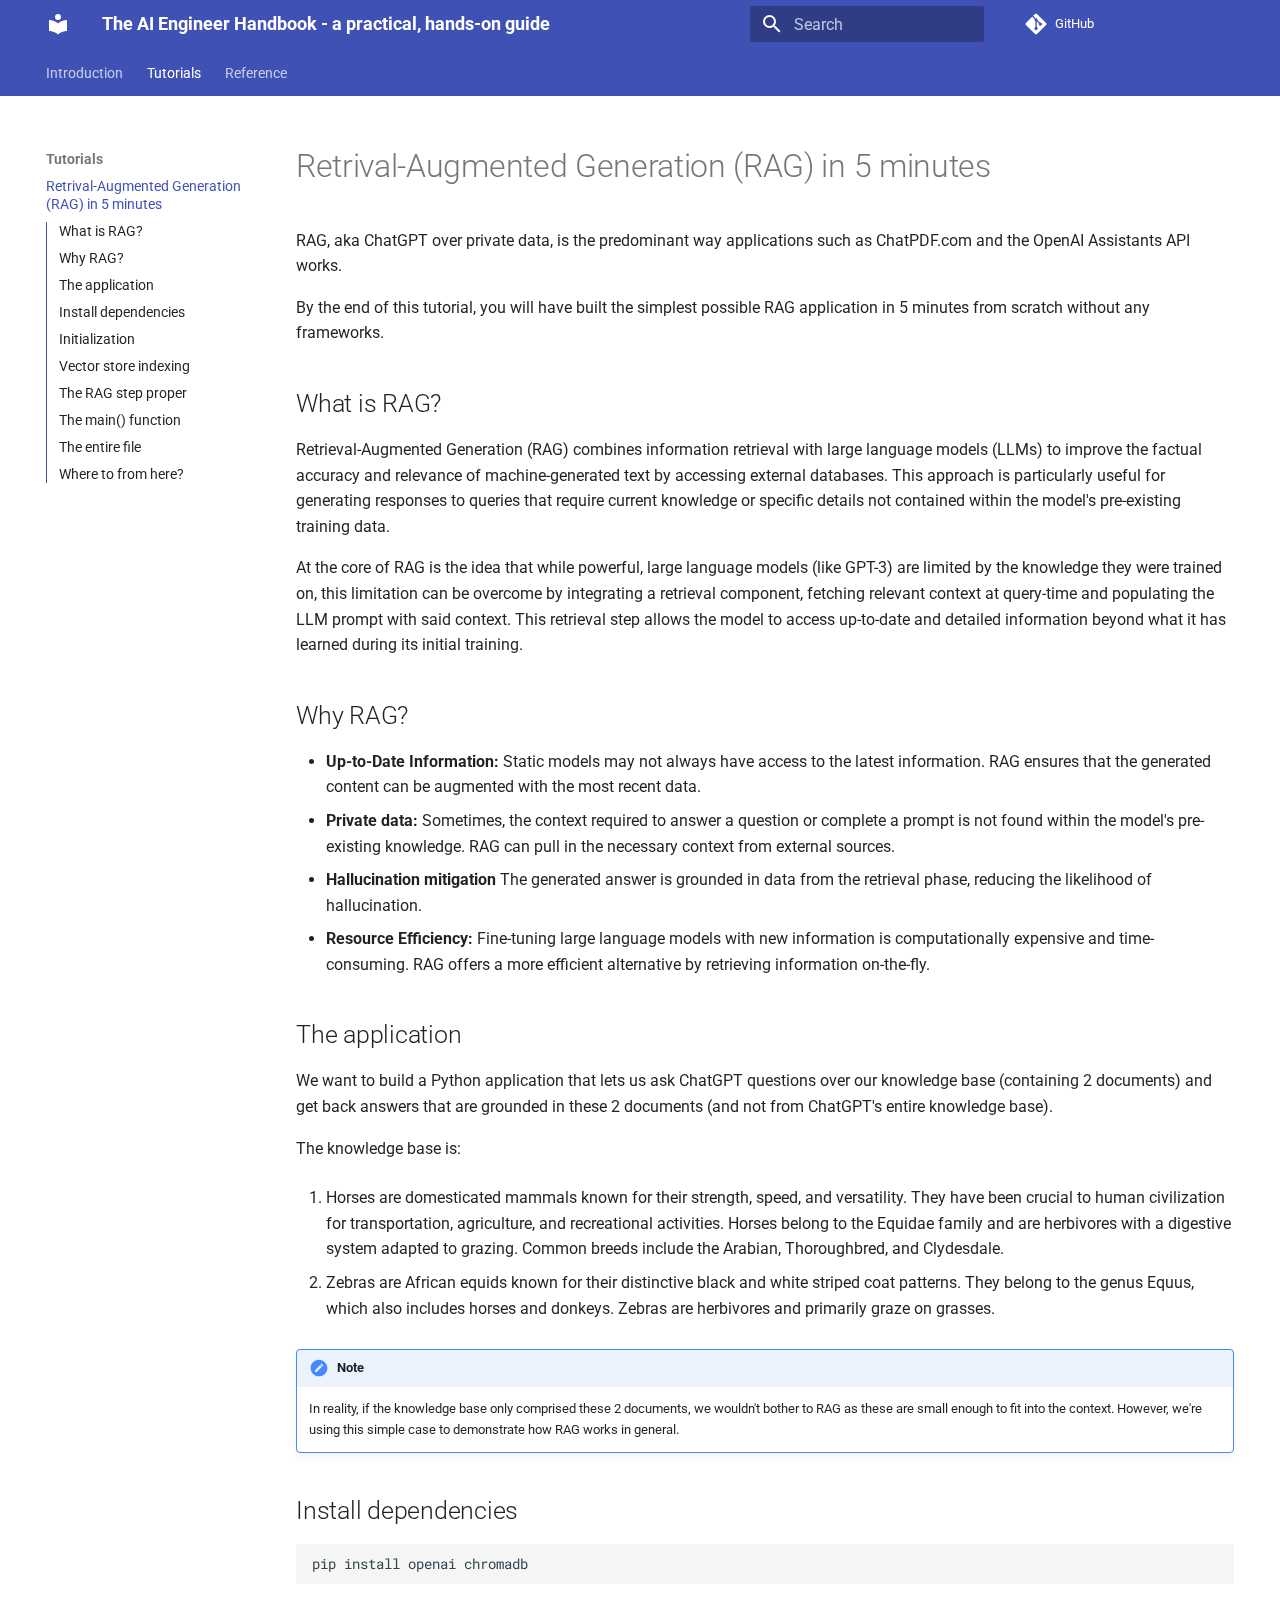
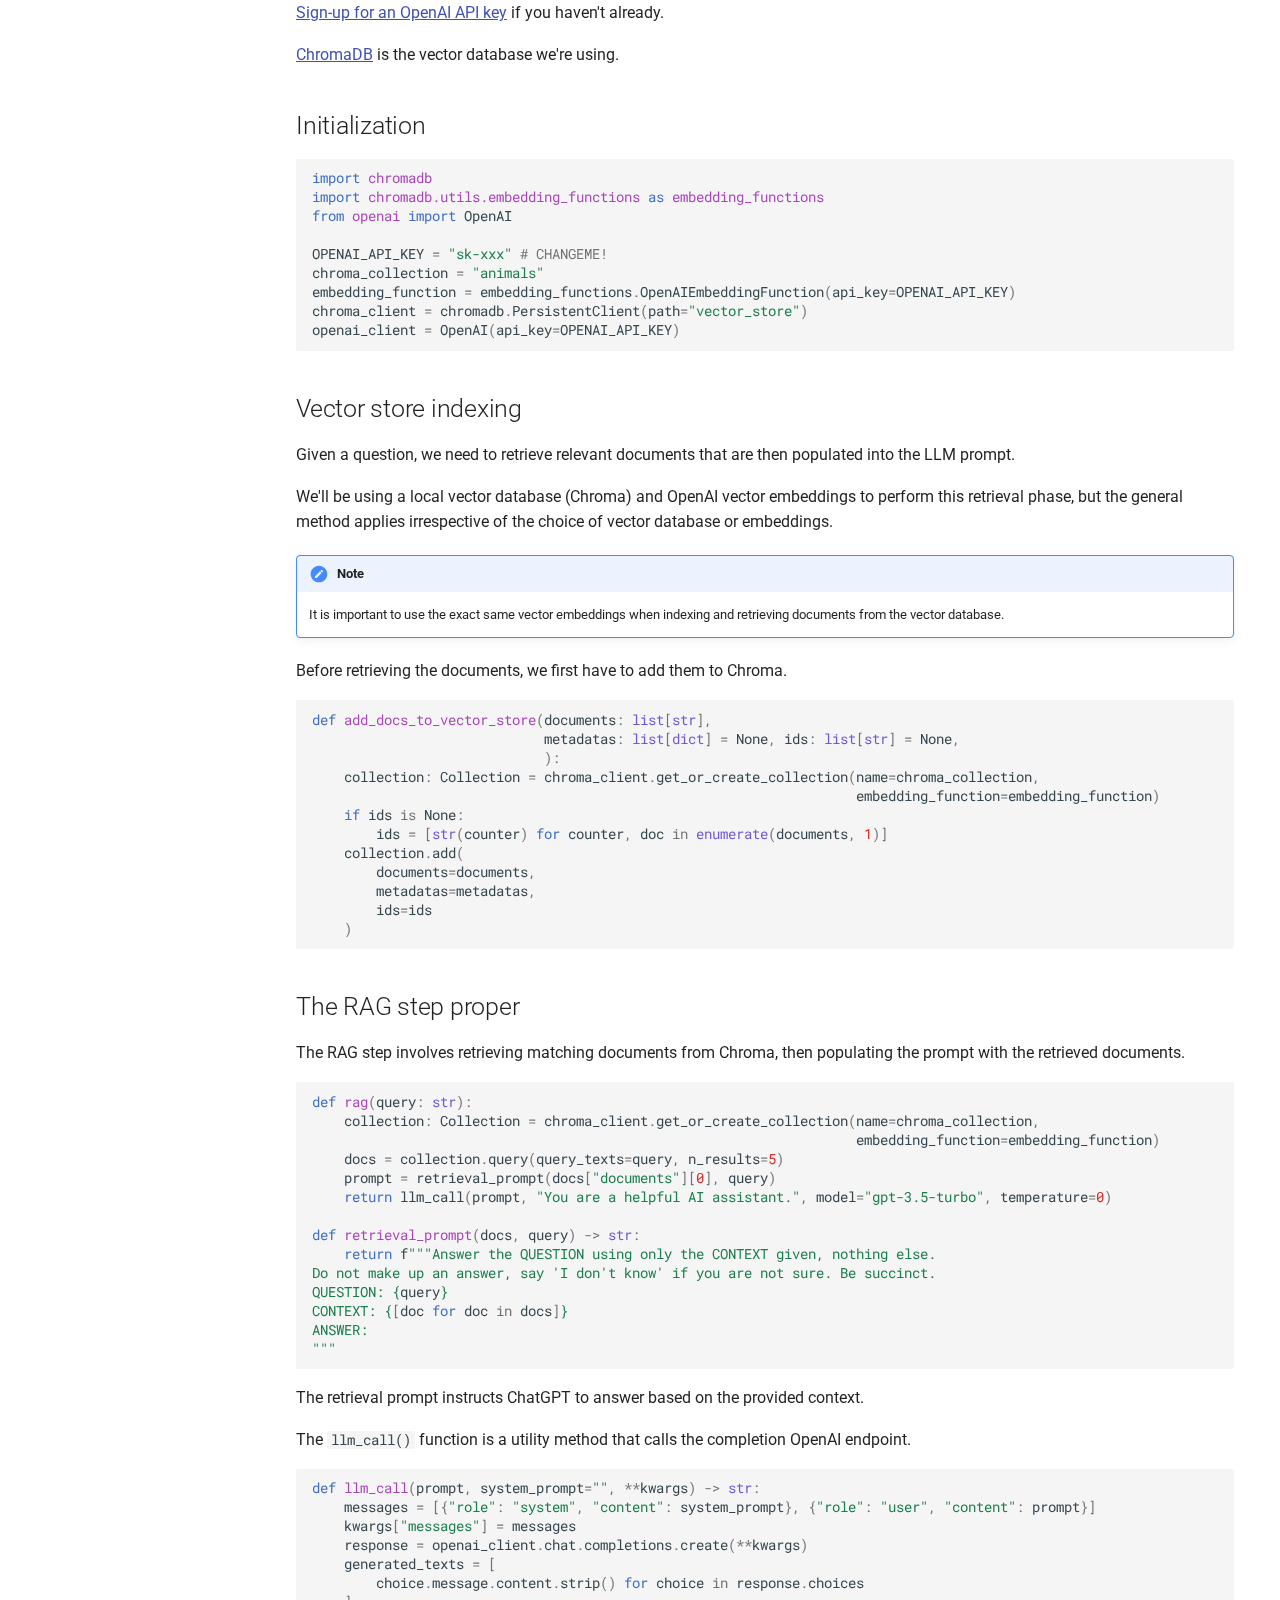
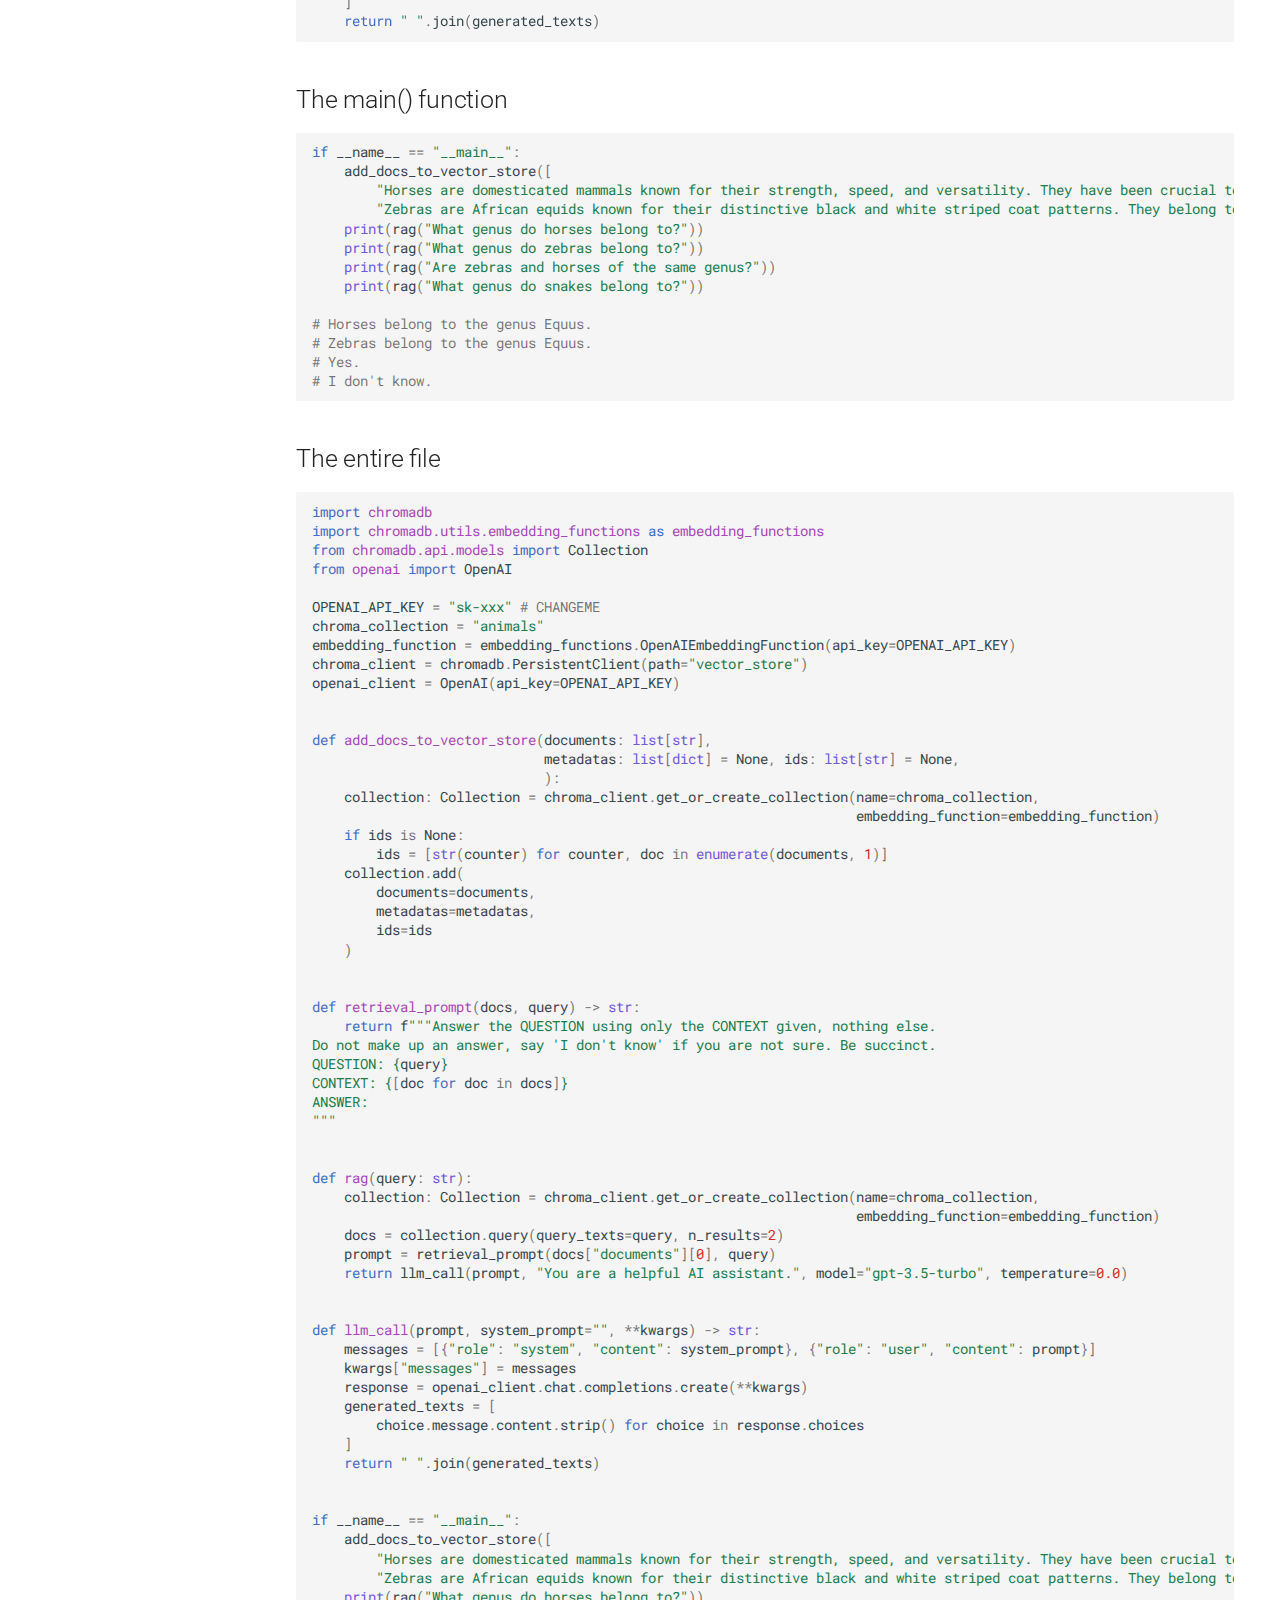
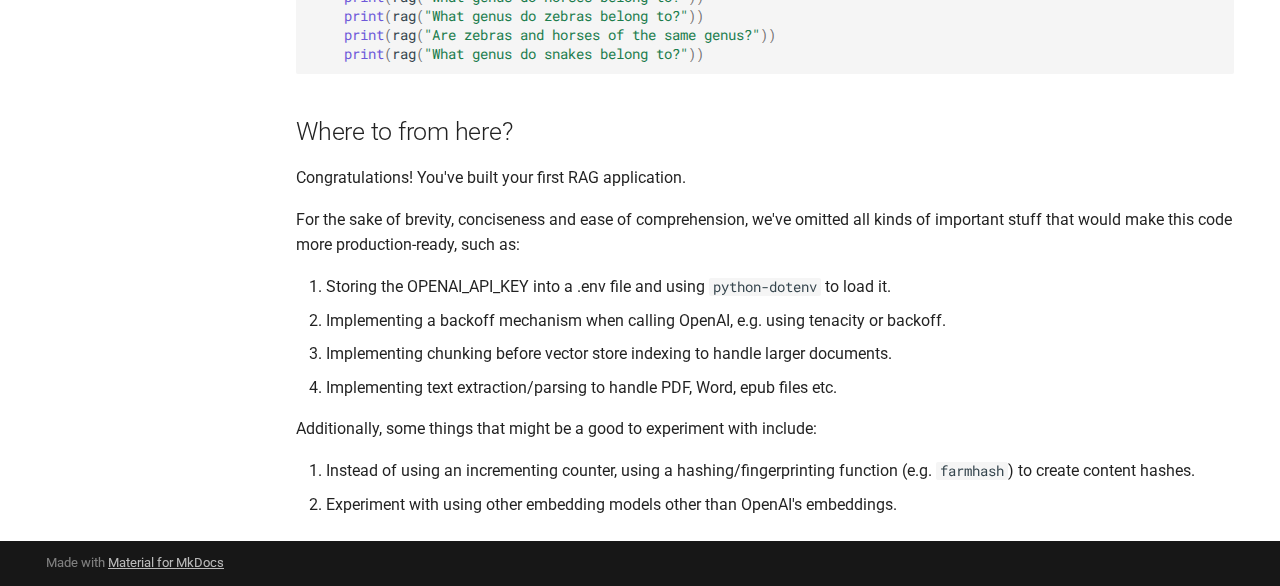
<file: tutorials/rag/index.html>
<!doctype html>
<html lang="en" class="no-js">
  <head>
    
      <meta charset="utf-8">
      <meta name="viewport" content="width=device-width,initial-scale=1">
      
      
      
      
        <link rel="prev" href="../..">
      
      
        <link rel="next" href="../../reference/glossary/">
      
      
      <link rel="icon" href="../../assets/images/favicon.png">
      <meta name="generator" content="mkdocs-1.5.3, mkdocs-material-9.5.4">
    
    
      
        <title>Retrival-Augmented Generation (RAG) in 5 minutes - The AI Engineer Handbook - a practical, hands-on guide</title>
      
    
    
      <link rel="stylesheet" href="../../assets/stylesheets/main.50c56a3b.min.css">
      
      


    
    
      
    
    
      
        
        
        <link rel="preconnect" href="https://fonts.gstatic.com" crossorigin>
        <link rel="stylesheet" href="https://fonts.googleapis.com/css?family=Roboto:300,300i,400,400i,700,700i%7CRoboto+Mono:400,400i,700,700i&display=fallback">
        <style>:root{--md-text-font:"Roboto";--md-code-font:"Roboto Mono"}</style>
      
    
    
      <link rel="stylesheet" href="../../stylesheets/extra.css">
    
    <script>__md_scope=new URL("../..",location),__md_hash=e=>[...e].reduce((e,_)=>(e<<5)-e+_.charCodeAt(0),0),__md_get=(e,_=localStorage,t=__md_scope)=>JSON.parse(_.getItem(t.pathname+"."+e)),__md_set=(e,_,t=localStorage,a=__md_scope)=>{try{t.setItem(a.pathname+"."+e,JSON.stringify(_))}catch(e){}}</script>
    
      

    
    
    
  </head>
  
  
    <body dir="ltr">
  
    
    <input class="md-toggle" data-md-toggle="drawer" type="checkbox" id="__drawer" autocomplete="off">
    <input class="md-toggle" data-md-toggle="search" type="checkbox" id="__search" autocomplete="off">
    <label class="md-overlay" for="__drawer"></label>
    <div data-md-component="skip">
      
        
        <a href="#retrival-augmented-generation-rag-in-5-minutes" class="md-skip">
          Skip to content
        </a>
      
    </div>
    <div data-md-component="announce">
      
    </div>
    
    
      

<header class="md-header" data-md-component="header">
  <nav class="md-header__inner md-grid" aria-label="Header">
    <a href="../.." title="The AI Engineer Handbook - a practical, hands-on guide" class="md-header__button md-logo" aria-label="The AI Engineer Handbook - a practical, hands-on guide" data-md-component="logo">
      
  
  <svg xmlns="http://www.w3.org/2000/svg" viewBox="0 0 24 24"><path d="M12 8a3 3 0 0 0 3-3 3 3 0 0 0-3-3 3 3 0 0 0-3 3 3 3 0 0 0 3 3m0 3.54C9.64 9.35 6.5 8 3 8v11c3.5 0 6.64 1.35 9 3.54 2.36-2.19 5.5-3.54 9-3.54V8c-3.5 0-6.64 1.35-9 3.54Z"/></svg>

    </a>
    <label class="md-header__button md-icon" for="__drawer">
      
      <svg xmlns="http://www.w3.org/2000/svg" viewBox="0 0 24 24"><path d="M3 6h18v2H3V6m0 5h18v2H3v-2m0 5h18v2H3v-2Z"/></svg>
    </label>
    <div class="md-header__title" data-md-component="header-title">
      <div class="md-header__ellipsis">
        <div class="md-header__topic">
          <span class="md-ellipsis">
            The AI Engineer Handbook - a practical, hands-on guide
          </span>
        </div>
        <div class="md-header__topic" data-md-component="header-topic">
          <span class="md-ellipsis">
            
              Retrival-Augmented Generation (RAG) in 5 minutes
            
          </span>
        </div>
      </div>
    </div>
    
    
      <script>var media,input,key,value,palette=__md_get("__palette");if(palette&&palette.color){"(prefers-color-scheme)"===palette.color.media&&(media=matchMedia("(prefers-color-scheme: light)"),input=document.querySelector(media.matches?"[data-md-color-media='(prefers-color-scheme: light)']":"[data-md-color-media='(prefers-color-scheme: dark)']"),palette.color.media=input.getAttribute("data-md-color-media"),palette.color.scheme=input.getAttribute("data-md-color-scheme"),palette.color.primary=input.getAttribute("data-md-color-primary"),palette.color.accent=input.getAttribute("data-md-color-accent"));for([key,value]of Object.entries(palette.color))document.body.setAttribute("data-md-color-"+key,value)}</script>
    
    
    
      <label class="md-header__button md-icon" for="__search">
        
        <svg xmlns="http://www.w3.org/2000/svg" viewBox="0 0 24 24"><path d="M9.5 3A6.5 6.5 0 0 1 16 9.5c0 1.61-.59 3.09-1.56 4.23l.27.27h.79l5 5-1.5 1.5-5-5v-.79l-.27-.27A6.516 6.516 0 0 1 9.5 16 6.5 6.5 0 0 1 3 9.5 6.5 6.5 0 0 1 9.5 3m0 2C7 5 5 7 5 9.5S7 14 9.5 14 14 12 14 9.5 12 5 9.5 5Z"/></svg>
      </label>
      <div class="md-search" data-md-component="search" role="dialog">
  <label class="md-search__overlay" for="__search"></label>
  <div class="md-search__inner" role="search">
    <form class="md-search__form" name="search">
      <input type="text" class="md-search__input" name="query" aria-label="Search" placeholder="Search" autocapitalize="off" autocorrect="off" autocomplete="off" spellcheck="false" data-md-component="search-query" required>
      <label class="md-search__icon md-icon" for="__search">
        
        <svg xmlns="http://www.w3.org/2000/svg" viewBox="0 0 24 24"><path d="M9.5 3A6.5 6.5 0 0 1 16 9.5c0 1.61-.59 3.09-1.56 4.23l.27.27h.79l5 5-1.5 1.5-5-5v-.79l-.27-.27A6.516 6.516 0 0 1 9.5 16 6.5 6.5 0 0 1 3 9.5 6.5 6.5 0 0 1 9.5 3m0 2C7 5 5 7 5 9.5S7 14 9.5 14 14 12 14 9.5 12 5 9.5 5Z"/></svg>
        
        <svg xmlns="http://www.w3.org/2000/svg" viewBox="0 0 24 24"><path d="M20 11v2H8l5.5 5.5-1.42 1.42L4.16 12l7.92-7.92L13.5 5.5 8 11h12Z"/></svg>
      </label>
      <nav class="md-search__options" aria-label="Search">
        
        <button type="reset" class="md-search__icon md-icon" title="Clear" aria-label="Clear" tabindex="-1">
          
          <svg xmlns="http://www.w3.org/2000/svg" viewBox="0 0 24 24"><path d="M19 6.41 17.59 5 12 10.59 6.41 5 5 6.41 10.59 12 5 17.59 6.41 19 12 13.41 17.59 19 19 17.59 13.41 12 19 6.41Z"/></svg>
        </button>
      </nav>
      
    </form>
    <div class="md-search__output">
      <div class="md-search__scrollwrap" data-md-scrollfix>
        <div class="md-search-result" data-md-component="search-result">
          <div class="md-search-result__meta">
            Initializing search
          </div>
          <ol class="md-search-result__list" role="presentation"></ol>
        </div>
      </div>
    </div>
  </div>
</div>
    
    
      <div class="md-header__source">
        <a href="https://github.com/aiengineeralliance/ai-engineer-handbook" title="Go to repository" class="md-source" data-md-component="source">
  <div class="md-source__icon md-icon">
    
    <svg xmlns="http://www.w3.org/2000/svg" viewBox="0 0 448 512"><!--! Font Awesome Free 6.5.1 by @fontawesome - https://fontawesome.com License - https://fontawesome.com/license/free (Icons: CC BY 4.0, Fonts: SIL OFL 1.1, Code: MIT License) Copyright 2023 Fonticons, Inc.--><path d="M439.55 236.05 244 40.45a28.87 28.87 0 0 0-40.81 0l-40.66 40.63 51.52 51.52c27.06-9.14 52.68 16.77 43.39 43.68l49.66 49.66c34.23-11.8 61.18 31 35.47 56.69-26.49 26.49-70.21-2.87-56-37.34L240.22 199v121.85c25.3 12.54 22.26 41.85 9.08 55a34.34 34.34 0 0 1-48.55 0c-17.57-17.6-11.07-46.91 11.25-56v-123c-20.8-8.51-24.6-30.74-18.64-45L142.57 101 8.45 235.14a28.86 28.86 0 0 0 0 40.81l195.61 195.6a28.86 28.86 0 0 0 40.8 0l194.69-194.69a28.86 28.86 0 0 0 0-40.81z"/></svg>
  </div>
  <div class="md-source__repository">
    GitHub
  </div>
</a>
      </div>
    
  </nav>
  
</header>
    
    <div class="md-container" data-md-component="container">
      
      
        
          
            
<nav class="md-tabs" aria-label="Tabs" data-md-component="tabs">
  <div class="md-grid">
    <ul class="md-tabs__list">
      
        
  
  
  
    <li class="md-tabs__item">
      <a href="../.." class="md-tabs__link">
        
  
    
  
  Introduction

      </a>
    </li>
  

      
        
  
  
    
  
  
    
    
      <li class="md-tabs__item md-tabs__item--active">
        <a href="./" class="md-tabs__link">
          
  
  Tutorials

        </a>
      </li>
    
  

      
        
  
  
  
    
    
      <li class="md-tabs__item">
        <a href="../../reference/glossary/" class="md-tabs__link">
          
  
  Reference

        </a>
      </li>
    
  

      
    </ul>
  </div>
</nav>
          
        
      
      <main class="md-main" data-md-component="main">
        <div class="md-main__inner md-grid">
          
            
              
              <div class="md-sidebar md-sidebar--primary" data-md-component="sidebar" data-md-type="navigation" >
                <div class="md-sidebar__scrollwrap">
                  <div class="md-sidebar__inner">
                    


  


  

<nav class="md-nav md-nav--primary md-nav--lifted md-nav--integrated" aria-label="Navigation" data-md-level="0">
  <label class="md-nav__title" for="__drawer">
    <a href="../.." title="The AI Engineer Handbook - a practical, hands-on guide" class="md-nav__button md-logo" aria-label="The AI Engineer Handbook - a practical, hands-on guide" data-md-component="logo">
      
  
  <svg xmlns="http://www.w3.org/2000/svg" viewBox="0 0 24 24"><path d="M12 8a3 3 0 0 0 3-3 3 3 0 0 0-3-3 3 3 0 0 0-3 3 3 3 0 0 0 3 3m0 3.54C9.64 9.35 6.5 8 3 8v11c3.5 0 6.64 1.35 9 3.54 2.36-2.19 5.5-3.54 9-3.54V8c-3.5 0-6.64 1.35-9 3.54Z"/></svg>

    </a>
    The AI Engineer Handbook - a practical, hands-on guide
  </label>
  
    <div class="md-nav__source">
      <a href="https://github.com/aiengineeralliance/ai-engineer-handbook" title="Go to repository" class="md-source" data-md-component="source">
  <div class="md-source__icon md-icon">
    
    <svg xmlns="http://www.w3.org/2000/svg" viewBox="0 0 448 512"><!--! Font Awesome Free 6.5.1 by @fontawesome - https://fontawesome.com License - https://fontawesome.com/license/free (Icons: CC BY 4.0, Fonts: SIL OFL 1.1, Code: MIT License) Copyright 2023 Fonticons, Inc.--><path d="M439.55 236.05 244 40.45a28.87 28.87 0 0 0-40.81 0l-40.66 40.63 51.52 51.52c27.06-9.14 52.68 16.77 43.39 43.68l49.66 49.66c34.23-11.8 61.18 31 35.47 56.69-26.49 26.49-70.21-2.87-56-37.34L240.22 199v121.85c25.3 12.54 22.26 41.85 9.08 55a34.34 34.34 0 0 1-48.55 0c-17.57-17.6-11.07-46.91 11.25-56v-123c-20.8-8.51-24.6-30.74-18.64-45L142.57 101 8.45 235.14a28.86 28.86 0 0 0 0 40.81l195.61 195.6a28.86 28.86 0 0 0 40.8 0l194.69-194.69a28.86 28.86 0 0 0 0-40.81z"/></svg>
  </div>
  <div class="md-source__repository">
    GitHub
  </div>
</a>
    </div>
  
  <ul class="md-nav__list" data-md-scrollfix>
    
      
      
  
  
  
  
    <li class="md-nav__item">
      <a href="../.." class="md-nav__link">
        
  
  <span class="md-ellipsis">
    Introduction
  </span>
  

      </a>
    </li>
  

    
      
      
  
  
    
  
  
  
    
    
    
    
    
      
      
    
    <li class="md-nav__item md-nav__item--active md-nav__item--section md-nav__item--nested">
      
        
        
        
        <input class="md-nav__toggle md-toggle " type="checkbox" id="__nav_2" checked>
        
          
          <label class="md-nav__link" for="__nav_2" id="__nav_2_label" tabindex="">
            
  
  <span class="md-ellipsis">
    Tutorials
  </span>
  

            <span class="md-nav__icon md-icon"></span>
          </label>
        
        <nav class="md-nav" data-md-level="1" aria-labelledby="__nav_2_label" aria-expanded="true">
          <label class="md-nav__title" for="__nav_2">
            <span class="md-nav__icon md-icon"></span>
            Tutorials
          </label>
          <ul class="md-nav__list" data-md-scrollfix>
            
              
                
  
  
    
  
  
  
    <li class="md-nav__item md-nav__item--active">
      
      <input class="md-nav__toggle md-toggle" type="checkbox" id="__toc">
      
      
        
      
      
        <label class="md-nav__link md-nav__link--active" for="__toc">
          
  
  <span class="md-ellipsis">
    Retrival-Augmented Generation (RAG) in 5 minutes
  </span>
  

          <span class="md-nav__icon md-icon"></span>
        </label>
      
      <a href="./" class="md-nav__link md-nav__link--active">
        
  
  <span class="md-ellipsis">
    Retrival-Augmented Generation (RAG) in 5 minutes
  </span>
  

      </a>
      
        

<nav class="md-nav md-nav--secondary" aria-label="Table of contents">
  
  
  
    
  
  
    <label class="md-nav__title" for="__toc">
      <span class="md-nav__icon md-icon"></span>
      Table of contents
    </label>
    <ul class="md-nav__list" data-md-component="toc" data-md-scrollfix>
      
        <li class="md-nav__item">
  <a href="#what-is-rag" class="md-nav__link">
    <span class="md-ellipsis">
      What is RAG?
    </span>
  </a>
  
</li>
      
        <li class="md-nav__item">
  <a href="#why-rag" class="md-nav__link">
    <span class="md-ellipsis">
      Why RAG?
    </span>
  </a>
  
</li>
      
        <li class="md-nav__item">
  <a href="#the-application" class="md-nav__link">
    <span class="md-ellipsis">
      The application
    </span>
  </a>
  
</li>
      
        <li class="md-nav__item">
  <a href="#install-dependencies" class="md-nav__link">
    <span class="md-ellipsis">
      Install dependencies
    </span>
  </a>
  
</li>
      
        <li class="md-nav__item">
  <a href="#initialization" class="md-nav__link">
    <span class="md-ellipsis">
      Initialization
    </span>
  </a>
  
</li>
      
        <li class="md-nav__item">
  <a href="#vector-store-indexing" class="md-nav__link">
    <span class="md-ellipsis">
      Vector store indexing
    </span>
  </a>
  
</li>
      
        <li class="md-nav__item">
  <a href="#the-rag-step-proper" class="md-nav__link">
    <span class="md-ellipsis">
      The RAG step proper
    </span>
  </a>
  
</li>
      
        <li class="md-nav__item">
  <a href="#the-main-function" class="md-nav__link">
    <span class="md-ellipsis">
      The main() function
    </span>
  </a>
  
</li>
      
        <li class="md-nav__item">
  <a href="#the-entire-file" class="md-nav__link">
    <span class="md-ellipsis">
      The entire file
    </span>
  </a>
  
</li>
      
        <li class="md-nav__item">
  <a href="#where-to-from-here" class="md-nav__link">
    <span class="md-ellipsis">
      Where to from here?
    </span>
  </a>
  
</li>
      
    </ul>
  
</nav>
      
    </li>
  

              
            
          </ul>
        </nav>
      
    </li>
  

    
      
      
  
  
  
  
    
    
    
    
    
      
      
    
    <li class="md-nav__item md-nav__item--section md-nav__item--nested">
      
        
        
        
        <input class="md-nav__toggle md-toggle " type="checkbox" id="__nav_3" >
        
          
          <label class="md-nav__link" for="__nav_3" id="__nav_3_label" tabindex="">
            
  
  <span class="md-ellipsis">
    Reference
  </span>
  

            <span class="md-nav__icon md-icon"></span>
          </label>
        
        <nav class="md-nav" data-md-level="1" aria-labelledby="__nav_3_label" aria-expanded="false">
          <label class="md-nav__title" for="__nav_3">
            <span class="md-nav__icon md-icon"></span>
            Reference
          </label>
          <ul class="md-nav__list" data-md-scrollfix>
            
              
                
  
  
  
  
    <li class="md-nav__item">
      <a href="../../reference/glossary/" class="md-nav__link">
        
  
  <span class="md-ellipsis">
    Glossary of terms
  </span>
  

      </a>
    </li>
  

              
            
          </ul>
        </nav>
      
    </li>
  

    
  </ul>
</nav>
                  </div>
                </div>
              </div>
            
            
          
          
            <div class="md-content" data-md-component="content">
              <article class="md-content__inner md-typeset">
                
                  

  
  


<h1 id="retrival-augmented-generation-rag-in-5-minutes">Retrival-Augmented Generation (RAG) in 5 minutes<a class="headerlink" href="#retrival-augmented-generation-rag-in-5-minutes" title="Permanent link">&para;</a></h1>
<p>RAG, aka ChatGPT over private data, is the predominant way applications such as ChatPDF.com and the OpenAI Assistants API works. </p>
<p>By the end of this tutorial, you will have built the simplest possible RAG application in 5 minutes from scratch without any frameworks.</p>
<h2 id="what-is-rag">What is RAG?<a class="headerlink" href="#what-is-rag" title="Permanent link">&para;</a></h2>
<p>Retrieval-Augmented Generation (RAG) combines information retrieval with large language models (LLMs) to 
improve the factual accuracy and relevance of machine-generated text by accessing external databases. 
This approach is particularly useful for generating responses to queries that require current knowledge or 
specific details not contained within the model's pre-existing training data.</p>
<p>At the core of RAG is the idea that while powerful, large language models (like GPT-3) are limited by the knowledge they
were trained on, this limitation can be overcome by integrating a retrieval component, fetching relevant context at query-time 
and populating the LLM prompt with said context. This retrieval step allows the model to access up-to-date and detailed information beyond what
it has learned during its initial training.</p>
<h2 id="why-rag">Why RAG?<a class="headerlink" href="#why-rag" title="Permanent link">&para;</a></h2>
<ul>
<li><strong>Up-to-Date Information:</strong> Static models may not always have access to the latest information. RAG ensures that the
  generated content can be augmented with the most recent data.</li>
<li><strong>Private data:</strong> Sometimes, the context required to answer a question or complete a prompt is not found
  within
  the model's pre-existing knowledge. RAG can pull in the necessary context from external sources.</li>
<li><strong>Hallucination mitigation</strong> The generated answer is grounded in data from the retrieval phase, reducing the likelihood of hallucination.</li>
<li><strong>Resource Efficiency:</strong> Fine-tuning large language models with new information is computationally expensive and
  time-consuming. RAG offers a more efficient alternative by retrieving information on-the-fly.</li>
</ul>
<h2 id="the-application">The application<a class="headerlink" href="#the-application" title="Permanent link">&para;</a></h2>
<p>We want to build a Python application that lets us ask ChatGPT questions over our knowledge base (containing 2 documents) and get back answers that are grounded in these 2 documents (and not from ChatGPT's entire knowledge base).</p>
<p>The knowledge base is: </p>
<ol>
<li>
<p>Horses are domesticated mammals known for their strength, speed, and versatility. They have been crucial to human civilization for transportation, agriculture, and recreational activities. Horses belong to the Equidae family and are herbivores with a digestive system adapted to grazing. Common breeds include the Arabian, Thoroughbred, and Clydesdale.</p>
</li>
<li>
<p>Zebras are African equids known for their distinctive black and white striped coat patterns. They belong to the genus Equus, which also includes horses and donkeys. Zebras are herbivores and primarily graze on grasses. </p>
</li>
</ol>
<div class="admonition note">
<p class="admonition-title">Note</p>
<p>In reality, if the knowledge base only comprised these 2 documents, we wouldn't bother to RAG as these are small enough to fit into the context. However, we're using this simple case to demonstrate how RAG works in general. </p>
</div>
<h2 id="install-dependencies">Install dependencies<a class="headerlink" href="#install-dependencies" title="Permanent link">&para;</a></h2>
<div class="language-bash highlight"><pre><span></span><code><span id="__span-0-1"><a id="__codelineno-0-1" name="__codelineno-0-1" href="#__codelineno-0-1"></a>pip<span class="w"> </span>install<span class="w"> </span>openai<span class="w"> </span>chromadb
</span></code></pre></div>
<p><a href="https://platform.openai.com/docs/quickstart?context=python">Sign-up for an OpenAI API key</a> if you haven't already.</p>
<p><a href="https://www.trychroma.com/">ChromaDB</a> is the vector database we're using. </p>
<h2 id="initialization">Initialization<a class="headerlink" href="#initialization" title="Permanent link">&para;</a></h2>
<div class="language-python highlight"><pre><span></span><code><span id="__span-1-1"><a id="__codelineno-1-1" name="__codelineno-1-1" href="#__codelineno-1-1"></a><span class="kn">import</span> <span class="nn">chromadb</span>
</span><span id="__span-1-2"><a id="__codelineno-1-2" name="__codelineno-1-2" href="#__codelineno-1-2"></a><span class="kn">import</span> <span class="nn">chromadb.utils.embedding_functions</span> <span class="k">as</span> <span class="nn">embedding_functions</span>
</span><span id="__span-1-3"><a id="__codelineno-1-3" name="__codelineno-1-3" href="#__codelineno-1-3"></a><span class="kn">from</span> <span class="nn">openai</span> <span class="kn">import</span> <span class="n">OpenAI</span>
</span><span id="__span-1-4"><a id="__codelineno-1-4" name="__codelineno-1-4" href="#__codelineno-1-4"></a>
</span><span id="__span-1-5"><a id="__codelineno-1-5" name="__codelineno-1-5" href="#__codelineno-1-5"></a><span class="n">OPENAI_API_KEY</span> <span class="o">=</span> <span class="s2">&quot;sk-xxx&quot;</span> <span class="c1"># CHANGEME!</span>
</span><span id="__span-1-6"><a id="__codelineno-1-6" name="__codelineno-1-6" href="#__codelineno-1-6"></a><span class="n">chroma_collection</span> <span class="o">=</span> <span class="s2">&quot;animals&quot;</span>
</span><span id="__span-1-7"><a id="__codelineno-1-7" name="__codelineno-1-7" href="#__codelineno-1-7"></a><span class="n">embedding_function</span> <span class="o">=</span> <span class="n">embedding_functions</span><span class="o">.</span><span class="n">OpenAIEmbeddingFunction</span><span class="p">(</span><span class="n">api_key</span><span class="o">=</span><span class="n">OPENAI_API_KEY</span><span class="p">)</span>
</span><span id="__span-1-8"><a id="__codelineno-1-8" name="__codelineno-1-8" href="#__codelineno-1-8"></a><span class="n">chroma_client</span> <span class="o">=</span> <span class="n">chromadb</span><span class="o">.</span><span class="n">PersistentClient</span><span class="p">(</span><span class="n">path</span><span class="o">=</span><span class="s2">&quot;vector_store&quot;</span><span class="p">)</span>
</span><span id="__span-1-9"><a id="__codelineno-1-9" name="__codelineno-1-9" href="#__codelineno-1-9"></a><span class="n">openai_client</span> <span class="o">=</span> <span class="n">OpenAI</span><span class="p">(</span><span class="n">api_key</span><span class="o">=</span><span class="n">OPENAI_API_KEY</span><span class="p">)</span>
</span></code></pre></div>
<h2 id="vector-store-indexing">Vector store indexing<a class="headerlink" href="#vector-store-indexing" title="Permanent link">&para;</a></h2>
<p>Given a question, we need to retrieve relevant documents that are then populated into the LLM prompt. </p>
<p>We'll be using a local vector database (Chroma) and OpenAI vector embeddings to perform this retrieval phase, but the general method applies irrespective of the choice of vector database or embeddings. </p>
<div class="admonition note">
<p class="admonition-title">Note</p>
<p>It is important to use the exact same vector embeddings when indexing and retrieving documents from the vector database.</p>
</div>
<p>Before retrieving the documents, we first have to add them to Chroma.</p>
<div class="language-python highlight"><pre><span></span><code><span id="__span-2-1"><a id="__codelineno-2-1" name="__codelineno-2-1" href="#__codelineno-2-1"></a><span class="k">def</span> <span class="nf">add_docs_to_vector_store</span><span class="p">(</span><span class="n">documents</span><span class="p">:</span> <span class="nb">list</span><span class="p">[</span><span class="nb">str</span><span class="p">],</span>
</span><span id="__span-2-2"><a id="__codelineno-2-2" name="__codelineno-2-2" href="#__codelineno-2-2"></a>                             <span class="n">metadatas</span><span class="p">:</span> <span class="nb">list</span><span class="p">[</span><span class="nb">dict</span><span class="p">]</span> <span class="o">=</span> <span class="kc">None</span><span class="p">,</span> <span class="n">ids</span><span class="p">:</span> <span class="nb">list</span><span class="p">[</span><span class="nb">str</span><span class="p">]</span> <span class="o">=</span> <span class="kc">None</span><span class="p">,</span>
</span><span id="__span-2-3"><a id="__codelineno-2-3" name="__codelineno-2-3" href="#__codelineno-2-3"></a>                             <span class="p">):</span>
</span><span id="__span-2-4"><a id="__codelineno-2-4" name="__codelineno-2-4" href="#__codelineno-2-4"></a>    <span class="n">collection</span><span class="p">:</span> <span class="n">Collection</span> <span class="o">=</span> <span class="n">chroma_client</span><span class="o">.</span><span class="n">get_or_create_collection</span><span class="p">(</span><span class="n">name</span><span class="o">=</span><span class="n">chroma_collection</span><span class="p">,</span>
</span><span id="__span-2-5"><a id="__codelineno-2-5" name="__codelineno-2-5" href="#__codelineno-2-5"></a>                                                                    <span class="n">embedding_function</span><span class="o">=</span><span class="n">embedding_function</span><span class="p">)</span>
</span><span id="__span-2-6"><a id="__codelineno-2-6" name="__codelineno-2-6" href="#__codelineno-2-6"></a>    <span class="k">if</span> <span class="n">ids</span> <span class="ow">is</span> <span class="kc">None</span><span class="p">:</span>
</span><span id="__span-2-7"><a id="__codelineno-2-7" name="__codelineno-2-7" href="#__codelineno-2-7"></a>        <span class="n">ids</span> <span class="o">=</span> <span class="p">[</span><span class="nb">str</span><span class="p">(</span><span class="n">counter</span><span class="p">)</span> <span class="k">for</span> <span class="n">counter</span><span class="p">,</span> <span class="n">doc</span> <span class="ow">in</span> <span class="nb">enumerate</span><span class="p">(</span><span class="n">documents</span><span class="p">,</span> <span class="mi">1</span><span class="p">)]</span>
</span><span id="__span-2-8"><a id="__codelineno-2-8" name="__codelineno-2-8" href="#__codelineno-2-8"></a>    <span class="n">collection</span><span class="o">.</span><span class="n">add</span><span class="p">(</span>
</span><span id="__span-2-9"><a id="__codelineno-2-9" name="__codelineno-2-9" href="#__codelineno-2-9"></a>        <span class="n">documents</span><span class="o">=</span><span class="n">documents</span><span class="p">,</span>
</span><span id="__span-2-10"><a id="__codelineno-2-10" name="__codelineno-2-10" href="#__codelineno-2-10"></a>        <span class="n">metadatas</span><span class="o">=</span><span class="n">metadatas</span><span class="p">,</span>
</span><span id="__span-2-11"><a id="__codelineno-2-11" name="__codelineno-2-11" href="#__codelineno-2-11"></a>        <span class="n">ids</span><span class="o">=</span><span class="n">ids</span>
</span><span id="__span-2-12"><a id="__codelineno-2-12" name="__codelineno-2-12" href="#__codelineno-2-12"></a>    <span class="p">)</span>
</span></code></pre></div>
<h2 id="the-rag-step-proper">The RAG step proper<a class="headerlink" href="#the-rag-step-proper" title="Permanent link">&para;</a></h2>
<p>The RAG step involves retrieving matching documents from Chroma, then populating the prompt with the retrieved documents.</p>
<div class="language-python highlight"><pre><span></span><code><span id="__span-3-1"><a id="__codelineno-3-1" name="__codelineno-3-1" href="#__codelineno-3-1"></a><span class="k">def</span> <span class="nf">rag</span><span class="p">(</span><span class="n">query</span><span class="p">:</span> <span class="nb">str</span><span class="p">):</span>
</span><span id="__span-3-2"><a id="__codelineno-3-2" name="__codelineno-3-2" href="#__codelineno-3-2"></a>    <span class="n">collection</span><span class="p">:</span> <span class="n">Collection</span> <span class="o">=</span> <span class="n">chroma_client</span><span class="o">.</span><span class="n">get_or_create_collection</span><span class="p">(</span><span class="n">name</span><span class="o">=</span><span class="n">chroma_collection</span><span class="p">,</span>
</span><span id="__span-3-3"><a id="__codelineno-3-3" name="__codelineno-3-3" href="#__codelineno-3-3"></a>                                                                    <span class="n">embedding_function</span><span class="o">=</span><span class="n">embedding_function</span><span class="p">)</span>
</span><span id="__span-3-4"><a id="__codelineno-3-4" name="__codelineno-3-4" href="#__codelineno-3-4"></a>    <span class="n">docs</span> <span class="o">=</span> <span class="n">collection</span><span class="o">.</span><span class="n">query</span><span class="p">(</span><span class="n">query_texts</span><span class="o">=</span><span class="n">query</span><span class="p">,</span> <span class="n">n_results</span><span class="o">=</span><span class="mi">5</span><span class="p">)</span>
</span><span id="__span-3-5"><a id="__codelineno-3-5" name="__codelineno-3-5" href="#__codelineno-3-5"></a>    <span class="n">prompt</span> <span class="o">=</span> <span class="n">retrieval_prompt</span><span class="p">(</span><span class="n">docs</span><span class="p">[</span><span class="s2">&quot;documents&quot;</span><span class="p">][</span><span class="mi">0</span><span class="p">],</span> <span class="n">query</span><span class="p">)</span>
</span><span id="__span-3-6"><a id="__codelineno-3-6" name="__codelineno-3-6" href="#__codelineno-3-6"></a>    <span class="k">return</span> <span class="n">llm_call</span><span class="p">(</span><span class="n">prompt</span><span class="p">,</span> <span class="s2">&quot;You are a helpful AI assistant.&quot;</span><span class="p">,</span> <span class="n">model</span><span class="o">=</span><span class="s2">&quot;gpt-3.5-turbo&quot;</span><span class="p">,</span> <span class="n">temperature</span><span class="o">=</span><span class="mi">0</span><span class="p">)</span>
</span><span id="__span-3-7"><a id="__codelineno-3-7" name="__codelineno-3-7" href="#__codelineno-3-7"></a>
</span><span id="__span-3-8"><a id="__codelineno-3-8" name="__codelineno-3-8" href="#__codelineno-3-8"></a><span class="k">def</span> <span class="nf">retrieval_prompt</span><span class="p">(</span><span class="n">docs</span><span class="p">,</span> <span class="n">query</span><span class="p">)</span> <span class="o">-&gt;</span> <span class="nb">str</span><span class="p">:</span>
</span><span id="__span-3-9"><a id="__codelineno-3-9" name="__codelineno-3-9" href="#__codelineno-3-9"></a>    <span class="k">return</span> <span class="sa">f</span><span class="s2">&quot;&quot;&quot;Answer the QUESTION using only the CONTEXT given, nothing else. </span>
</span><span id="__span-3-10"><a id="__codelineno-3-10" name="__codelineno-3-10" href="#__codelineno-3-10"></a><span class="s2">Do not make up an answer, say &#39;I don&#39;t know&#39; if you are not sure. Be succinct.</span>
</span><span id="__span-3-11"><a id="__codelineno-3-11" name="__codelineno-3-11" href="#__codelineno-3-11"></a><span class="s2">QUESTION: </span><span class="si">{</span><span class="n">query</span><span class="si">}</span>
</span><span id="__span-3-12"><a id="__codelineno-3-12" name="__codelineno-3-12" href="#__codelineno-3-12"></a><span class="s2">CONTEXT: </span><span class="si">{</span><span class="p">[</span><span class="n">doc</span><span class="w"> </span><span class="k">for</span><span class="w"> </span><span class="n">doc</span><span class="w"> </span><span class="ow">in</span><span class="w"> </span><span class="n">docs</span><span class="p">]</span><span class="si">}</span>
</span><span id="__span-3-13"><a id="__codelineno-3-13" name="__codelineno-3-13" href="#__codelineno-3-13"></a><span class="s2">ANSWER:</span>
</span><span id="__span-3-14"><a id="__codelineno-3-14" name="__codelineno-3-14" href="#__codelineno-3-14"></a><span class="s2">&quot;&quot;&quot;</span>
</span></code></pre></div>
<p>The retrieval prompt instructs ChatGPT to answer based on the provided context.</p>
<p>The <code>llm_call()</code> function is a utility method that calls the completion OpenAI endpoint.</p>
<div class="language-python highlight"><pre><span></span><code><span id="__span-4-1"><a id="__codelineno-4-1" name="__codelineno-4-1" href="#__codelineno-4-1"></a><span class="k">def</span> <span class="nf">llm_call</span><span class="p">(</span><span class="n">prompt</span><span class="p">,</span> <span class="n">system_prompt</span><span class="o">=</span><span class="s2">&quot;&quot;</span><span class="p">,</span> <span class="o">**</span><span class="n">kwargs</span><span class="p">)</span> <span class="o">-&gt;</span> <span class="nb">str</span><span class="p">:</span>
</span><span id="__span-4-2"><a id="__codelineno-4-2" name="__codelineno-4-2" href="#__codelineno-4-2"></a>    <span class="n">messages</span> <span class="o">=</span> <span class="p">[{</span><span class="s2">&quot;role&quot;</span><span class="p">:</span> <span class="s2">&quot;system&quot;</span><span class="p">,</span> <span class="s2">&quot;content&quot;</span><span class="p">:</span> <span class="n">system_prompt</span><span class="p">},</span> <span class="p">{</span><span class="s2">&quot;role&quot;</span><span class="p">:</span> <span class="s2">&quot;user&quot;</span><span class="p">,</span> <span class="s2">&quot;content&quot;</span><span class="p">:</span> <span class="n">prompt</span><span class="p">}]</span>
</span><span id="__span-4-3"><a id="__codelineno-4-3" name="__codelineno-4-3" href="#__codelineno-4-3"></a>    <span class="n">kwargs</span><span class="p">[</span><span class="s2">&quot;messages&quot;</span><span class="p">]</span> <span class="o">=</span> <span class="n">messages</span>
</span><span id="__span-4-4"><a id="__codelineno-4-4" name="__codelineno-4-4" href="#__codelineno-4-4"></a>    <span class="n">response</span> <span class="o">=</span> <span class="n">openai_client</span><span class="o">.</span><span class="n">chat</span><span class="o">.</span><span class="n">completions</span><span class="o">.</span><span class="n">create</span><span class="p">(</span><span class="o">**</span><span class="n">kwargs</span><span class="p">)</span>
</span><span id="__span-4-5"><a id="__codelineno-4-5" name="__codelineno-4-5" href="#__codelineno-4-5"></a>    <span class="n">generated_texts</span> <span class="o">=</span> <span class="p">[</span>
</span><span id="__span-4-6"><a id="__codelineno-4-6" name="__codelineno-4-6" href="#__codelineno-4-6"></a>        <span class="n">choice</span><span class="o">.</span><span class="n">message</span><span class="o">.</span><span class="n">content</span><span class="o">.</span><span class="n">strip</span><span class="p">()</span> <span class="k">for</span> <span class="n">choice</span> <span class="ow">in</span> <span class="n">response</span><span class="o">.</span><span class="n">choices</span>
</span><span id="__span-4-7"><a id="__codelineno-4-7" name="__codelineno-4-7" href="#__codelineno-4-7"></a>    <span class="p">]</span>
</span><span id="__span-4-8"><a id="__codelineno-4-8" name="__codelineno-4-8" href="#__codelineno-4-8"></a>    <span class="k">return</span> <span class="s2">&quot; &quot;</span><span class="o">.</span><span class="n">join</span><span class="p">(</span><span class="n">generated_texts</span><span class="p">)</span>
</span></code></pre></div>
<h2 id="the-main-function">The main() function<a class="headerlink" href="#the-main-function" title="Permanent link">&para;</a></h2>
<div class="language-python highlight"><pre><span></span><code><span id="__span-5-1"><a id="__codelineno-5-1" name="__codelineno-5-1" href="#__codelineno-5-1"></a><span class="k">if</span> <span class="vm">__name__</span> <span class="o">==</span> <span class="s2">&quot;__main__&quot;</span><span class="p">:</span>
</span><span id="__span-5-2"><a id="__codelineno-5-2" name="__codelineno-5-2" href="#__codelineno-5-2"></a>    <span class="n">add_docs_to_vector_store</span><span class="p">([</span>
</span><span id="__span-5-3"><a id="__codelineno-5-3" name="__codelineno-5-3" href="#__codelineno-5-3"></a>        <span class="s2">&quot;Horses are domesticated mammals known for their strength, speed, and versatility. They have been crucial to human civilization for transportation, agriculture, and recreational activities. Horses belong to the Equidae family and are herbivores with a digestive system adapted to grazing. Common breeds include the Arabian, Thoroughbred, and Clydesdale.&quot;</span><span class="p">,</span>
</span><span id="__span-5-4"><a id="__codelineno-5-4" name="__codelineno-5-4" href="#__codelineno-5-4"></a>        <span class="s2">&quot;Zebras are African equids known for their distinctive black and white striped coat patterns. They belong to the genus Equus, which also includes horses and donkeys. Zebras are herbivores and primarily graze on grasses. &quot;</span><span class="p">])</span>
</span><span id="__span-5-5"><a id="__codelineno-5-5" name="__codelineno-5-5" href="#__codelineno-5-5"></a>    <span class="nb">print</span><span class="p">(</span><span class="n">rag</span><span class="p">(</span><span class="s2">&quot;What genus do horses belong to?&quot;</span><span class="p">))</span>
</span><span id="__span-5-6"><a id="__codelineno-5-6" name="__codelineno-5-6" href="#__codelineno-5-6"></a>    <span class="nb">print</span><span class="p">(</span><span class="n">rag</span><span class="p">(</span><span class="s2">&quot;What genus do zebras belong to?&quot;</span><span class="p">))</span>
</span><span id="__span-5-7"><a id="__codelineno-5-7" name="__codelineno-5-7" href="#__codelineno-5-7"></a>    <span class="nb">print</span><span class="p">(</span><span class="n">rag</span><span class="p">(</span><span class="s2">&quot;Are zebras and horses of the same genus?&quot;</span><span class="p">))</span>
</span><span id="__span-5-8"><a id="__codelineno-5-8" name="__codelineno-5-8" href="#__codelineno-5-8"></a>    <span class="nb">print</span><span class="p">(</span><span class="n">rag</span><span class="p">(</span><span class="s2">&quot;What genus do snakes belong to?&quot;</span><span class="p">))</span>
</span><span id="__span-5-9"><a id="__codelineno-5-9" name="__codelineno-5-9" href="#__codelineno-5-9"></a>
</span><span id="__span-5-10"><a id="__codelineno-5-10" name="__codelineno-5-10" href="#__codelineno-5-10"></a><span class="c1"># Horses belong to the genus Equus.</span>
</span><span id="__span-5-11"><a id="__codelineno-5-11" name="__codelineno-5-11" href="#__codelineno-5-11"></a><span class="c1"># Zebras belong to the genus Equus.</span>
</span><span id="__span-5-12"><a id="__codelineno-5-12" name="__codelineno-5-12" href="#__codelineno-5-12"></a><span class="c1"># Yes.</span>
</span><span id="__span-5-13"><a id="__codelineno-5-13" name="__codelineno-5-13" href="#__codelineno-5-13"></a><span class="c1"># I don&#39;t know.    </span>
</span></code></pre></div>
<h2 id="the-entire-file">The entire file<a class="headerlink" href="#the-entire-file" title="Permanent link">&para;</a></h2>
<div class="language-python highlight"><pre><span></span><code><span id="__span-6-1"><a id="__codelineno-6-1" name="__codelineno-6-1" href="#__codelineno-6-1"></a><span class="kn">import</span> <span class="nn">chromadb</span>
</span><span id="__span-6-2"><a id="__codelineno-6-2" name="__codelineno-6-2" href="#__codelineno-6-2"></a><span class="kn">import</span> <span class="nn">chromadb.utils.embedding_functions</span> <span class="k">as</span> <span class="nn">embedding_functions</span>
</span><span id="__span-6-3"><a id="__codelineno-6-3" name="__codelineno-6-3" href="#__codelineno-6-3"></a><span class="kn">from</span> <span class="nn">chromadb.api.models</span> <span class="kn">import</span> <span class="n">Collection</span>
</span><span id="__span-6-4"><a id="__codelineno-6-4" name="__codelineno-6-4" href="#__codelineno-6-4"></a><span class="kn">from</span> <span class="nn">openai</span> <span class="kn">import</span> <span class="n">OpenAI</span>
</span><span id="__span-6-5"><a id="__codelineno-6-5" name="__codelineno-6-5" href="#__codelineno-6-5"></a>
</span><span id="__span-6-6"><a id="__codelineno-6-6" name="__codelineno-6-6" href="#__codelineno-6-6"></a><span class="n">OPENAI_API_KEY</span> <span class="o">=</span> <span class="s2">&quot;sk-xxx&quot;</span> <span class="c1"># CHANGEME</span>
</span><span id="__span-6-7"><a id="__codelineno-6-7" name="__codelineno-6-7" href="#__codelineno-6-7"></a><span class="n">chroma_collection</span> <span class="o">=</span> <span class="s2">&quot;animals&quot;</span>
</span><span id="__span-6-8"><a id="__codelineno-6-8" name="__codelineno-6-8" href="#__codelineno-6-8"></a><span class="n">embedding_function</span> <span class="o">=</span> <span class="n">embedding_functions</span><span class="o">.</span><span class="n">OpenAIEmbeddingFunction</span><span class="p">(</span><span class="n">api_key</span><span class="o">=</span><span class="n">OPENAI_API_KEY</span><span class="p">)</span>
</span><span id="__span-6-9"><a id="__codelineno-6-9" name="__codelineno-6-9" href="#__codelineno-6-9"></a><span class="n">chroma_client</span> <span class="o">=</span> <span class="n">chromadb</span><span class="o">.</span><span class="n">PersistentClient</span><span class="p">(</span><span class="n">path</span><span class="o">=</span><span class="s2">&quot;vector_store&quot;</span><span class="p">)</span>
</span><span id="__span-6-10"><a id="__codelineno-6-10" name="__codelineno-6-10" href="#__codelineno-6-10"></a><span class="n">openai_client</span> <span class="o">=</span> <span class="n">OpenAI</span><span class="p">(</span><span class="n">api_key</span><span class="o">=</span><span class="n">OPENAI_API_KEY</span><span class="p">)</span>
</span><span id="__span-6-11"><a id="__codelineno-6-11" name="__codelineno-6-11" href="#__codelineno-6-11"></a>
</span><span id="__span-6-12"><a id="__codelineno-6-12" name="__codelineno-6-12" href="#__codelineno-6-12"></a>
</span><span id="__span-6-13"><a id="__codelineno-6-13" name="__codelineno-6-13" href="#__codelineno-6-13"></a><span class="k">def</span> <span class="nf">add_docs_to_vector_store</span><span class="p">(</span><span class="n">documents</span><span class="p">:</span> <span class="nb">list</span><span class="p">[</span><span class="nb">str</span><span class="p">],</span>
</span><span id="__span-6-14"><a id="__codelineno-6-14" name="__codelineno-6-14" href="#__codelineno-6-14"></a>                             <span class="n">metadatas</span><span class="p">:</span> <span class="nb">list</span><span class="p">[</span><span class="nb">dict</span><span class="p">]</span> <span class="o">=</span> <span class="kc">None</span><span class="p">,</span> <span class="n">ids</span><span class="p">:</span> <span class="nb">list</span><span class="p">[</span><span class="nb">str</span><span class="p">]</span> <span class="o">=</span> <span class="kc">None</span><span class="p">,</span>
</span><span id="__span-6-15"><a id="__codelineno-6-15" name="__codelineno-6-15" href="#__codelineno-6-15"></a>                             <span class="p">):</span>
</span><span id="__span-6-16"><a id="__codelineno-6-16" name="__codelineno-6-16" href="#__codelineno-6-16"></a>    <span class="n">collection</span><span class="p">:</span> <span class="n">Collection</span> <span class="o">=</span> <span class="n">chroma_client</span><span class="o">.</span><span class="n">get_or_create_collection</span><span class="p">(</span><span class="n">name</span><span class="o">=</span><span class="n">chroma_collection</span><span class="p">,</span>
</span><span id="__span-6-17"><a id="__codelineno-6-17" name="__codelineno-6-17" href="#__codelineno-6-17"></a>                                                                    <span class="n">embedding_function</span><span class="o">=</span><span class="n">embedding_function</span><span class="p">)</span>
</span><span id="__span-6-18"><a id="__codelineno-6-18" name="__codelineno-6-18" href="#__codelineno-6-18"></a>    <span class="k">if</span> <span class="n">ids</span> <span class="ow">is</span> <span class="kc">None</span><span class="p">:</span>
</span><span id="__span-6-19"><a id="__codelineno-6-19" name="__codelineno-6-19" href="#__codelineno-6-19"></a>        <span class="n">ids</span> <span class="o">=</span> <span class="p">[</span><span class="nb">str</span><span class="p">(</span><span class="n">counter</span><span class="p">)</span> <span class="k">for</span> <span class="n">counter</span><span class="p">,</span> <span class="n">doc</span> <span class="ow">in</span> <span class="nb">enumerate</span><span class="p">(</span><span class="n">documents</span><span class="p">,</span> <span class="mi">1</span><span class="p">)]</span>
</span><span id="__span-6-20"><a id="__codelineno-6-20" name="__codelineno-6-20" href="#__codelineno-6-20"></a>    <span class="n">collection</span><span class="o">.</span><span class="n">add</span><span class="p">(</span>
</span><span id="__span-6-21"><a id="__codelineno-6-21" name="__codelineno-6-21" href="#__codelineno-6-21"></a>        <span class="n">documents</span><span class="o">=</span><span class="n">documents</span><span class="p">,</span>
</span><span id="__span-6-22"><a id="__codelineno-6-22" name="__codelineno-6-22" href="#__codelineno-6-22"></a>        <span class="n">metadatas</span><span class="o">=</span><span class="n">metadatas</span><span class="p">,</span>
</span><span id="__span-6-23"><a id="__codelineno-6-23" name="__codelineno-6-23" href="#__codelineno-6-23"></a>        <span class="n">ids</span><span class="o">=</span><span class="n">ids</span>
</span><span id="__span-6-24"><a id="__codelineno-6-24" name="__codelineno-6-24" href="#__codelineno-6-24"></a>    <span class="p">)</span>
</span><span id="__span-6-25"><a id="__codelineno-6-25" name="__codelineno-6-25" href="#__codelineno-6-25"></a>
</span><span id="__span-6-26"><a id="__codelineno-6-26" name="__codelineno-6-26" href="#__codelineno-6-26"></a>
</span><span id="__span-6-27"><a id="__codelineno-6-27" name="__codelineno-6-27" href="#__codelineno-6-27"></a><span class="k">def</span> <span class="nf">retrieval_prompt</span><span class="p">(</span><span class="n">docs</span><span class="p">,</span> <span class="n">query</span><span class="p">)</span> <span class="o">-&gt;</span> <span class="nb">str</span><span class="p">:</span>
</span><span id="__span-6-28"><a id="__codelineno-6-28" name="__codelineno-6-28" href="#__codelineno-6-28"></a>    <span class="k">return</span> <span class="sa">f</span><span class="s2">&quot;&quot;&quot;Answer the QUESTION using only the CONTEXT given, nothing else. </span>
</span><span id="__span-6-29"><a id="__codelineno-6-29" name="__codelineno-6-29" href="#__codelineno-6-29"></a><span class="s2">Do not make up an answer, say &#39;I don&#39;t know&#39; if you are not sure. Be succinct.</span>
</span><span id="__span-6-30"><a id="__codelineno-6-30" name="__codelineno-6-30" href="#__codelineno-6-30"></a><span class="s2">QUESTION: </span><span class="si">{</span><span class="n">query</span><span class="si">}</span>
</span><span id="__span-6-31"><a id="__codelineno-6-31" name="__codelineno-6-31" href="#__codelineno-6-31"></a><span class="s2">CONTEXT: </span><span class="si">{</span><span class="p">[</span><span class="n">doc</span><span class="w"> </span><span class="k">for</span><span class="w"> </span><span class="n">doc</span><span class="w"> </span><span class="ow">in</span><span class="w"> </span><span class="n">docs</span><span class="p">]</span><span class="si">}</span>
</span><span id="__span-6-32"><a id="__codelineno-6-32" name="__codelineno-6-32" href="#__codelineno-6-32"></a><span class="s2">ANSWER:</span>
</span><span id="__span-6-33"><a id="__codelineno-6-33" name="__codelineno-6-33" href="#__codelineno-6-33"></a><span class="s2">&quot;&quot;&quot;</span>
</span><span id="__span-6-34"><a id="__codelineno-6-34" name="__codelineno-6-34" href="#__codelineno-6-34"></a>
</span><span id="__span-6-35"><a id="__codelineno-6-35" name="__codelineno-6-35" href="#__codelineno-6-35"></a>
</span><span id="__span-6-36"><a id="__codelineno-6-36" name="__codelineno-6-36" href="#__codelineno-6-36"></a><span class="k">def</span> <span class="nf">rag</span><span class="p">(</span><span class="n">query</span><span class="p">:</span> <span class="nb">str</span><span class="p">):</span>
</span><span id="__span-6-37"><a id="__codelineno-6-37" name="__codelineno-6-37" href="#__codelineno-6-37"></a>    <span class="n">collection</span><span class="p">:</span> <span class="n">Collection</span> <span class="o">=</span> <span class="n">chroma_client</span><span class="o">.</span><span class="n">get_or_create_collection</span><span class="p">(</span><span class="n">name</span><span class="o">=</span><span class="n">chroma_collection</span><span class="p">,</span>
</span><span id="__span-6-38"><a id="__codelineno-6-38" name="__codelineno-6-38" href="#__codelineno-6-38"></a>                                                                    <span class="n">embedding_function</span><span class="o">=</span><span class="n">embedding_function</span><span class="p">)</span>
</span><span id="__span-6-39"><a id="__codelineno-6-39" name="__codelineno-6-39" href="#__codelineno-6-39"></a>    <span class="n">docs</span> <span class="o">=</span> <span class="n">collection</span><span class="o">.</span><span class="n">query</span><span class="p">(</span><span class="n">query_texts</span><span class="o">=</span><span class="n">query</span><span class="p">,</span> <span class="n">n_results</span><span class="o">=</span><span class="mi">2</span><span class="p">)</span>
</span><span id="__span-6-40"><a id="__codelineno-6-40" name="__codelineno-6-40" href="#__codelineno-6-40"></a>    <span class="n">prompt</span> <span class="o">=</span> <span class="n">retrieval_prompt</span><span class="p">(</span><span class="n">docs</span><span class="p">[</span><span class="s2">&quot;documents&quot;</span><span class="p">][</span><span class="mi">0</span><span class="p">],</span> <span class="n">query</span><span class="p">)</span>
</span><span id="__span-6-41"><a id="__codelineno-6-41" name="__codelineno-6-41" href="#__codelineno-6-41"></a>    <span class="k">return</span> <span class="n">llm_call</span><span class="p">(</span><span class="n">prompt</span><span class="p">,</span> <span class="s2">&quot;You are a helpful AI assistant.&quot;</span><span class="p">,</span> <span class="n">model</span><span class="o">=</span><span class="s2">&quot;gpt-3.5-turbo&quot;</span><span class="p">,</span> <span class="n">temperature</span><span class="o">=</span><span class="mf">0.0</span><span class="p">)</span>
</span><span id="__span-6-42"><a id="__codelineno-6-42" name="__codelineno-6-42" href="#__codelineno-6-42"></a>
</span><span id="__span-6-43"><a id="__codelineno-6-43" name="__codelineno-6-43" href="#__codelineno-6-43"></a>
</span><span id="__span-6-44"><a id="__codelineno-6-44" name="__codelineno-6-44" href="#__codelineno-6-44"></a><span class="k">def</span> <span class="nf">llm_call</span><span class="p">(</span><span class="n">prompt</span><span class="p">,</span> <span class="n">system_prompt</span><span class="o">=</span><span class="s2">&quot;&quot;</span><span class="p">,</span> <span class="o">**</span><span class="n">kwargs</span><span class="p">)</span> <span class="o">-&gt;</span> <span class="nb">str</span><span class="p">:</span>
</span><span id="__span-6-45"><a id="__codelineno-6-45" name="__codelineno-6-45" href="#__codelineno-6-45"></a>    <span class="n">messages</span> <span class="o">=</span> <span class="p">[{</span><span class="s2">&quot;role&quot;</span><span class="p">:</span> <span class="s2">&quot;system&quot;</span><span class="p">,</span> <span class="s2">&quot;content&quot;</span><span class="p">:</span> <span class="n">system_prompt</span><span class="p">},</span> <span class="p">{</span><span class="s2">&quot;role&quot;</span><span class="p">:</span> <span class="s2">&quot;user&quot;</span><span class="p">,</span> <span class="s2">&quot;content&quot;</span><span class="p">:</span> <span class="n">prompt</span><span class="p">}]</span>
</span><span id="__span-6-46"><a id="__codelineno-6-46" name="__codelineno-6-46" href="#__codelineno-6-46"></a>    <span class="n">kwargs</span><span class="p">[</span><span class="s2">&quot;messages&quot;</span><span class="p">]</span> <span class="o">=</span> <span class="n">messages</span>
</span><span id="__span-6-47"><a id="__codelineno-6-47" name="__codelineno-6-47" href="#__codelineno-6-47"></a>    <span class="n">response</span> <span class="o">=</span> <span class="n">openai_client</span><span class="o">.</span><span class="n">chat</span><span class="o">.</span><span class="n">completions</span><span class="o">.</span><span class="n">create</span><span class="p">(</span><span class="o">**</span><span class="n">kwargs</span><span class="p">)</span>
</span><span id="__span-6-48"><a id="__codelineno-6-48" name="__codelineno-6-48" href="#__codelineno-6-48"></a>    <span class="n">generated_texts</span> <span class="o">=</span> <span class="p">[</span>
</span><span id="__span-6-49"><a id="__codelineno-6-49" name="__codelineno-6-49" href="#__codelineno-6-49"></a>        <span class="n">choice</span><span class="o">.</span><span class="n">message</span><span class="o">.</span><span class="n">content</span><span class="o">.</span><span class="n">strip</span><span class="p">()</span> <span class="k">for</span> <span class="n">choice</span> <span class="ow">in</span> <span class="n">response</span><span class="o">.</span><span class="n">choices</span>
</span><span id="__span-6-50"><a id="__codelineno-6-50" name="__codelineno-6-50" href="#__codelineno-6-50"></a>    <span class="p">]</span>
</span><span id="__span-6-51"><a id="__codelineno-6-51" name="__codelineno-6-51" href="#__codelineno-6-51"></a>    <span class="k">return</span> <span class="s2">&quot; &quot;</span><span class="o">.</span><span class="n">join</span><span class="p">(</span><span class="n">generated_texts</span><span class="p">)</span>
</span><span id="__span-6-52"><a id="__codelineno-6-52" name="__codelineno-6-52" href="#__codelineno-6-52"></a>
</span><span id="__span-6-53"><a id="__codelineno-6-53" name="__codelineno-6-53" href="#__codelineno-6-53"></a>
</span><span id="__span-6-54"><a id="__codelineno-6-54" name="__codelineno-6-54" href="#__codelineno-6-54"></a><span class="k">if</span> <span class="vm">__name__</span> <span class="o">==</span> <span class="s2">&quot;__main__&quot;</span><span class="p">:</span>
</span><span id="__span-6-55"><a id="__codelineno-6-55" name="__codelineno-6-55" href="#__codelineno-6-55"></a>    <span class="n">add_docs_to_vector_store</span><span class="p">([</span>
</span><span id="__span-6-56"><a id="__codelineno-6-56" name="__codelineno-6-56" href="#__codelineno-6-56"></a>        <span class="s2">&quot;Horses are domesticated mammals known for their strength, speed, and versatility. They have been crucial to human civilization for transportation, agriculture, and recreational activities. Horses belong to the Equidae family and are herbivores with a digestive system adapted to grazing. Common breeds include the Arabian, Thoroughbred, and Clydesdale.&quot;</span><span class="p">,</span>
</span><span id="__span-6-57"><a id="__codelineno-6-57" name="__codelineno-6-57" href="#__codelineno-6-57"></a>        <span class="s2">&quot;Zebras are African equids known for their distinctive black and white striped coat patterns. They belong to the genus Equus, which also includes horses and donkeys. Zebras are herbivores and primarily graze on grasses. &quot;</span><span class="p">])</span>
</span><span id="__span-6-58"><a id="__codelineno-6-58" name="__codelineno-6-58" href="#__codelineno-6-58"></a>    <span class="nb">print</span><span class="p">(</span><span class="n">rag</span><span class="p">(</span><span class="s2">&quot;What genus do horses belong to?&quot;</span><span class="p">))</span>
</span><span id="__span-6-59"><a id="__codelineno-6-59" name="__codelineno-6-59" href="#__codelineno-6-59"></a>    <span class="nb">print</span><span class="p">(</span><span class="n">rag</span><span class="p">(</span><span class="s2">&quot;What genus do zebras belong to?&quot;</span><span class="p">))</span>
</span><span id="__span-6-60"><a id="__codelineno-6-60" name="__codelineno-6-60" href="#__codelineno-6-60"></a>    <span class="nb">print</span><span class="p">(</span><span class="n">rag</span><span class="p">(</span><span class="s2">&quot;Are zebras and horses of the same genus?&quot;</span><span class="p">))</span>
</span><span id="__span-6-61"><a id="__codelineno-6-61" name="__codelineno-6-61" href="#__codelineno-6-61"></a>    <span class="nb">print</span><span class="p">(</span><span class="n">rag</span><span class="p">(</span><span class="s2">&quot;What genus do snakes belong to?&quot;</span><span class="p">))</span>
</span></code></pre></div>
<h2 id="where-to-from-here">Where to from here?<a class="headerlink" href="#where-to-from-here" title="Permanent link">&para;</a></h2>
<p>Congratulations! You've built your first RAG application. </p>
<p>For the sake of brevity, conciseness and ease of comprehension, we've omitted all kinds of important stuff 
that would make this code more production-ready, such as:</p>
<ol>
<li>Storing the OPENAI_API_KEY into a .env file and using <code>python-dotenv</code> to load it.</li>
<li>Implementing a backoff mechanism when calling OpenAI, e.g. using tenacity or backoff. </li>
<li>Implementing chunking before vector store indexing to handle larger documents.</li>
<li>Implementing text extraction/parsing to handle PDF, Word, epub files etc.</li>
</ol>
<p>Additionally, some things that might be a good to experiment with include:</p>
<ol>
<li>Instead of using an incrementing counter, using a hashing/fingerprinting function (e.g. <code>farmhash</code>) to create content hashes.</li>
<li>Experiment with using other embedding models other than OpenAI's embeddings.</li>
</ol>












                
              </article>
            </div>
          
          
<script>var target=document.getElementById(location.hash.slice(1));target&&target.name&&(target.checked=target.name.startsWith("__tabbed_"))</script>
        </div>
        
      </main>
      
        <footer class="md-footer">
  
  <div class="md-footer-meta md-typeset">
    <div class="md-footer-meta__inner md-grid">
      <div class="md-copyright">
  
  
    Made with
    <a href="https://squidfunk.github.io/mkdocs-material/" target="_blank" rel="noopener">
      Material for MkDocs
    </a>
  
</div>
      
    </div>
  </div>
</footer>
      
    </div>
    <div class="md-dialog" data-md-component="dialog">
      <div class="md-dialog__inner md-typeset"></div>
    </div>
    
      <div class="md-progress" data-md-component="progress" role="progressbar"></div>
    
    
    <script id="__config" type="application/json">{"base": "../..", "features": ["navigation.instant", "navigation.instant.progress", "navigation.tracking", "navigation.tabs", "navigation.sections", "navigation.path", "navigation.prune", "toc.follow", "toc.integrate"], "search": "../../assets/javascripts/workers/search.c011b7c0.min.js", "translations": {"clipboard.copied": "Copied to clipboard", "clipboard.copy": "Copy to clipboard", "search.result.more.one": "1 more on this page", "search.result.more.other": "# more on this page", "search.result.none": "No matching documents", "search.result.one": "1 matching document", "search.result.other": "# matching documents", "search.result.placeholder": "Type to start searching", "search.result.term.missing": "Missing", "select.version": "Select version"}}</script>
    
    
      <script src="../../assets/javascripts/bundle.7389ff0e.min.js"></script>
      
    
  </body>
</html>
</file>
<file: stylesheets/extra.css>
.md-typeset a {
  text-decoration: underline;
}
</file>
<file: assets/stylesheets/main.50c56a3b.min.css>
@charset "UTF-8";html{-webkit-text-size-adjust:none;-moz-text-size-adjust:none;text-size-adjust:none;box-sizing:border-box}*,:after,:before{box-sizing:inherit}@media (prefers-reduced-motion){*,:after,:before{transition:none!important}}body{margin:0}a,button,input,label{-webkit-tap-highlight-color:transparent}a{color:inherit;text-decoration:none}hr{border:0;box-sizing:initial;display:block;height:.05rem;overflow:visible;padding:0}small{font-size:80%}sub,sup{line-height:1em}img{border-style:none}table{border-collapse:initial;border-spacing:0}td,th{font-weight:400;vertical-align:top}button{background:#0000;border:0;font-family:inherit;font-size:inherit;margin:0;padding:0}input{border:0;outline:none}:root{--md-primary-fg-color:#4051b5;--md-primary-fg-color--light:#5d6cc0;--md-primary-fg-color--dark:#303fa1;--md-primary-bg-color:#fff;--md-primary-bg-color--light:#ffffffb3;--md-accent-fg-color:#526cfe;--md-accent-fg-color--transparent:#526cfe1a;--md-accent-bg-color:#fff;--md-accent-bg-color--light:#ffffffb3}[data-md-color-scheme=default]{color-scheme:light}[data-md-color-scheme=default] img[src$="#gh-dark-mode-only"],[data-md-color-scheme=default] img[src$="#only-dark"]{display:none}:root,[data-md-color-scheme=default]{--md-hue:225deg;--md-default-fg-color:#000000de;--md-default-fg-color--light:#0000008a;--md-default-fg-color--lighter:#00000052;--md-default-fg-color--lightest:#00000012;--md-default-bg-color:#fff;--md-default-bg-color--light:#ffffffb3;--md-default-bg-color--lighter:#ffffff4d;--md-default-bg-color--lightest:#ffffff1f;--md-code-fg-color:#36464e;--md-code-bg-color:#f5f5f5;--md-code-hl-color:#4287ff;--md-code-hl-color--light:#4287ff1a;--md-code-hl-number-color:#d52a2a;--md-code-hl-special-color:#db1457;--md-code-hl-function-color:#a846b9;--md-code-hl-constant-color:#6e59d9;--md-code-hl-keyword-color:#3f6ec6;--md-code-hl-string-color:#1c7d4d;--md-code-hl-name-color:var(--md-code-fg-color);--md-code-hl-operator-color:var(--md-default-fg-color--light);--md-code-hl-punctuation-color:var(--md-default-fg-color--light);--md-code-hl-comment-color:var(--md-default-fg-color--light);--md-code-hl-generic-color:var(--md-default-fg-color--light);--md-code-hl-variable-color:var(--md-default-fg-color--light);--md-typeset-color:var(--md-default-fg-color);--md-typeset-a-color:var(--md-primary-fg-color);--md-typeset-del-color:#f5503d26;--md-typeset-ins-color:#0bd57026;--md-typeset-kbd-color:#fafafa;--md-typeset-kbd-accent-color:#fff;--md-typeset-kbd-border-color:#b8b8b8;--md-typeset-mark-color:#ffff0080;--md-typeset-table-color:#0000001f;--md-typeset-table-color--light:rgba(0,0,0,.035);--md-admonition-fg-color:var(--md-default-fg-color);--md-admonition-bg-color:var(--md-default-bg-color);--md-warning-fg-color:#000000de;--md-warning-bg-color:#ff9;--md-footer-fg-color:#fff;--md-footer-fg-color--light:#ffffffb3;--md-footer-fg-color--lighter:#ffffff73;--md-footer-bg-color:#000000de;--md-footer-bg-color--dark:#00000052;--md-shadow-z1:0 0.2rem 0.5rem #0000000d,0 0 0.05rem #0000001a;--md-shadow-z2:0 0.2rem 0.5rem #0000001a,0 0 0.05rem #00000040;--md-shadow-z3:0 0.2rem 0.5rem #0003,0 0 0.05rem #00000059}.md-icon svg{fill:currentcolor;display:block;height:1.2rem;width:1.2rem}body{-webkit-font-smoothing:antialiased;-moz-osx-font-smoothing:grayscale;--md-text-font-family:var(--md-text-font,_),-apple-system,BlinkMacSystemFont,Helvetica,Arial,sans-serif;--md-code-font-family:var(--md-code-font,_),SFMono-Regular,Consolas,Menlo,monospace}aside,body,input{font-feature-settings:"kern","liga";color:var(--md-typeset-color);font-family:var(--md-text-font-family)}code,kbd,pre{font-feature-settings:"kern";font-family:var(--md-code-font-family)}:root{--md-typeset-table-sort-icon:url('data:image/svg+xml;charset=utf-8,<svg xmlns="http://www.w3.org/2000/svg" viewBox="0 0 24 24"><path d="m18 21-4-4h3V7h-3l4-4 4 4h-3v10h3M2 19v-2h10v2M2 13v-2h7v2M2 7V5h4v2H2Z"/></svg>');--md-typeset-table-sort-icon--asc:url('data:image/svg+xml;charset=utf-8,<svg xmlns="http://www.w3.org/2000/svg" viewBox="0 0 24 24"><path d="M19 17h3l-4 4-4-4h3V3h2M2 17h10v2H2M6 5v2H2V5m0 6h7v2H2v-2Z"/></svg>');--md-typeset-table-sort-icon--desc:url('data:image/svg+xml;charset=utf-8,<svg xmlns="http://www.w3.org/2000/svg" viewBox="0 0 24 24"><path d="M19 7h3l-4-4-4 4h3v14h2M2 17h10v2H2M6 5v2H2V5m0 6h7v2H2v-2Z"/></svg>')}.md-typeset{-webkit-print-color-adjust:exact;color-adjust:exact;font-size:.8rem;line-height:1.6}@media print{.md-typeset{font-size:.68rem}}.md-typeset blockquote,.md-typeset dl,.md-typeset figure,.md-typeset ol,.md-typeset pre,.md-typeset ul{margin-bottom:1em;margin-top:1em}.md-typeset h1{color:var(--md-default-fg-color--light);font-size:2em;line-height:1.3;margin:0 0 1.25em}.md-typeset h1,.md-typeset h2{font-weight:300;letter-spacing:-.01em}.md-typeset h2{font-size:1.5625em;line-height:1.4;margin:1.6em 0 .64em}.md-typeset h3{font-size:1.25em;font-weight:400;letter-spacing:-.01em;line-height:1.5;margin:1.6em 0 .8em}.md-typeset h2+h3{margin-top:.8em}.md-typeset h4{font-weight:700;letter-spacing:-.01em;margin:1em 0}.md-typeset h5,.md-typeset h6{color:var(--md-default-fg-color--light);font-size:.8em;font-weight:700;letter-spacing:-.01em;margin:1.25em 0}.md-typeset h5{text-transform:uppercase}.md-typeset hr{border-bottom:.05rem solid var(--md-default-fg-color--lightest);display:flow-root;margin:1.5em 0}.md-typeset a{color:var(--md-typeset-a-color);word-break:break-word}.md-typeset a,.md-typeset a:before{transition:color 125ms}.md-typeset a:focus,.md-typeset a:hover{color:var(--md-accent-fg-color)}.md-typeset a:focus code,.md-typeset a:hover code{background-color:var(--md-accent-fg-color--transparent)}.md-typeset a code{color:currentcolor;transition:background-color 125ms}.md-typeset a.focus-visible{outline-color:var(--md-accent-fg-color);outline-offset:.2rem}.md-typeset code,.md-typeset kbd,.md-typeset pre{color:var(--md-code-fg-color);direction:ltr;font-variant-ligatures:none}@media print{.md-typeset code,.md-typeset kbd,.md-typeset pre{white-space:pre-wrap}}.md-typeset code{background-color:var(--md-code-bg-color);border-radius:.1rem;-webkit-box-decoration-break:clone;box-decoration-break:clone;font-size:.85em;padding:0 .2941176471em;word-break:break-word}.md-typeset code:not(.focus-visible){-webkit-tap-highlight-color:transparent;outline:none}.md-typeset pre{display:flow-root;line-height:1.4;position:relative}.md-typeset pre>code{-webkit-box-decoration-break:slice;box-decoration-break:slice;box-shadow:none;display:block;margin:0;outline-color:var(--md-accent-fg-color);overflow:auto;padding:.7720588235em 1.1764705882em;scrollbar-color:var(--md-default-fg-color--lighter) #0000;scrollbar-width:thin;touch-action:auto;word-break:normal}.md-typeset pre>code:hover{scrollbar-color:var(--md-accent-fg-color) #0000}.md-typeset pre>code::-webkit-scrollbar{height:.2rem;width:.2rem}.md-typeset pre>code::-webkit-scrollbar-thumb{background-color:var(--md-default-fg-color--lighter)}.md-typeset pre>code::-webkit-scrollbar-thumb:hover{background-color:var(--md-accent-fg-color)}.md-typeset kbd{background-color:var(--md-typeset-kbd-color);border-radius:.1rem;box-shadow:0 .1rem 0 .05rem var(--md-typeset-kbd-border-color),0 .1rem 0 var(--md-typeset-kbd-border-color),0 -.1rem .2rem var(--md-typeset-kbd-accent-color) inset;color:var(--md-default-fg-color);display:inline-block;font-size:.75em;padding:0 .6666666667em;vertical-align:text-top;word-break:break-word}.md-typeset mark{background-color:var(--md-typeset-mark-color);-webkit-box-decoration-break:clone;box-decoration-break:clone;color:inherit;word-break:break-word}.md-typeset abbr{border-bottom:.05rem dotted var(--md-default-fg-color--light);cursor:help;text-decoration:none}.md-typeset small{opacity:.75}[dir=ltr] .md-typeset sub,[dir=ltr] .md-typeset sup{margin-left:.078125em}[dir=rtl] .md-typeset sub,[dir=rtl] .md-typeset sup{margin-right:.078125em}[dir=ltr] .md-typeset blockquote{padding-left:.6rem}[dir=rtl] .md-typeset blockquote{padding-right:.6rem}[dir=ltr] .md-typeset blockquote{border-left:.2rem solid var(--md-default-fg-color--lighter)}[dir=rtl] .md-typeset blockquote{border-right:.2rem solid var(--md-default-fg-color--lighter)}.md-typeset blockquote{color:var(--md-default-fg-color--light);margin-left:0;margin-right:0}.md-typeset ul{list-style-type:disc}[dir=ltr] .md-typeset ol,[dir=ltr] .md-typeset ul{margin-left:.625em}[dir=rtl] .md-typeset ol,[dir=rtl] .md-typeset ul{margin-right:.625em}.md-typeset ol,.md-typeset ul{padding:0}.md-typeset ol:not([hidden]),.md-typeset ul:not([hidden]){display:flow-root}.md-typeset ol ol,.md-typeset ul ol{list-style-type:lower-alpha}.md-typeset ol ol ol,.md-typeset ul ol ol{list-style-type:lower-roman}[dir=ltr] .md-typeset ol li,[dir=ltr] .md-typeset ul li{margin-left:1.25em}[dir=rtl] .md-typeset ol li,[dir=rtl] .md-typeset ul li{margin-right:1.25em}.md-typeset ol li,.md-typeset ul li{margin-bottom:.5em}.md-typeset ol li blockquote,.md-typeset ol li p,.md-typeset ul li blockquote,.md-typeset ul li p{margin:.5em 0}.md-typeset ol li:last-child,.md-typeset ul li:last-child{margin-bottom:0}[dir=ltr] .md-typeset ol li ol,[dir=ltr] .md-typeset ol li ul,[dir=ltr] .md-typeset ul li ol,[dir=ltr] .md-typeset ul li ul{margin-left:.625em}[dir=rtl] .md-typeset ol li ol,[dir=rtl] .md-typeset ol li ul,[dir=rtl] .md-typeset ul li ol,[dir=rtl] .md-typeset ul li ul{margin-right:.625em}.md-typeset ol li ol,.md-typeset ol li ul,.md-typeset ul li ol,.md-typeset ul li ul{margin-bottom:.5em;margin-top:.5em}[dir=ltr] .md-typeset dd{margin-left:1.875em}[dir=rtl] .md-typeset dd{margin-right:1.875em}.md-typeset dd{margin-bottom:1.5em;margin-top:1em}.md-typeset img,.md-typeset svg,.md-typeset video{height:auto;max-width:100%}.md-typeset img[align=left]{margin:1em 1em 1em 0}.md-typeset img[align=right]{margin:1em 0 1em 1em}.md-typeset img[align]:only-child{margin-top:0}.md-typeset figure{display:flow-root;margin:1em auto;max-width:100%;text-align:center;width:-webkit-fit-content;width:-moz-fit-content;width:fit-content}.md-typeset figure img{display:block}.md-typeset figcaption{font-style:italic;margin:1em auto;max-width:24rem}.md-typeset iframe{max-width:100%}.md-typeset table:not([class]){background-color:var(--md-default-bg-color);border:.05rem solid var(--md-typeset-table-color);border-radius:.1rem;display:inline-block;font-size:.64rem;max-width:100%;overflow:auto;touch-action:auto}@media print{.md-typeset table:not([class]){display:table}}.md-typeset table:not([class])+*{margin-top:1.5em}.md-typeset table:not([class]) td>:first-child,.md-typeset table:not([class]) th>:first-child{margin-top:0}.md-typeset table:not([class]) td>:last-child,.md-typeset table:not([class]) th>:last-child{margin-bottom:0}.md-typeset table:not([class]) td:not([align]),.md-typeset table:not([class]) th:not([align]){text-align:left}[dir=rtl] .md-typeset table:not([class]) td:not([align]),[dir=rtl] .md-typeset table:not([class]) th:not([align]){text-align:right}.md-typeset table:not([class]) th{font-weight:700;min-width:5rem;padding:.9375em 1.25em;vertical-align:top}.md-typeset table:not([class]) td{border-top:.05rem solid var(--md-typeset-table-color);padding:.9375em 1.25em;vertical-align:top}.md-typeset table:not([class]) tbody tr{transition:background-color 125ms}.md-typeset table:not([class]) tbody tr:hover{background-color:var(--md-typeset-table-color--light);box-shadow:0 .05rem 0 var(--md-default-bg-color) inset}.md-typeset table:not([class]) a{word-break:normal}.md-typeset table th[role=columnheader]{cursor:pointer}[dir=ltr] .md-typeset table th[role=columnheader]:after{margin-left:.5em}[dir=rtl] .md-typeset table th[role=columnheader]:after{margin-right:.5em}.md-typeset table th[role=columnheader]:after{content:"";display:inline-block;height:1.2em;-webkit-mask-image:var(--md-typeset-table-sort-icon);mask-image:var(--md-typeset-table-sort-icon);-webkit-mask-repeat:no-repeat;mask-repeat:no-repeat;-webkit-mask-size:contain;mask-size:contain;transition:background-color 125ms;vertical-align:text-bottom;width:1.2em}.md-typeset table th[role=columnheader]:hover:after{background-color:var(--md-default-fg-color--lighter)}.md-typeset table th[role=columnheader][aria-sort=ascending]:after{background-color:var(--md-default-fg-color--light);-webkit-mask-image:var(--md-typeset-table-sort-icon--asc);mask-image:var(--md-typeset-table-sort-icon--asc)}.md-typeset table th[role=columnheader][aria-sort=descending]:after{background-color:var(--md-default-fg-color--light);-webkit-mask-image:var(--md-typeset-table-sort-icon--desc);mask-image:var(--md-typeset-table-sort-icon--desc)}.md-typeset__scrollwrap{margin:1em -.8rem;overflow-x:auto;touch-action:auto}.md-typeset__table{display:inline-block;margin-bottom:.5em;padding:0 .8rem}@media print{.md-typeset__table{display:block}}html .md-typeset__table table{display:table;margin:0;overflow:hidden;width:100%}@media screen and (max-width:44.984375em){.md-content__inner>pre{margin:1em -.8rem}.md-content__inner>pre code{border-radius:0}}.md-typeset .md-author{border-radius:100%;display:block;flex-shrink:0;height:1.6rem;overflow:hidden;position:relative;transition:color 125ms,transform 125ms;width:1.6rem}.md-typeset .md-author img{display:block}.md-typeset .md-author--more{background:var(--md-default-fg-color--lightest);color:var(--md-default-fg-color--lighter);font-size:.6rem;font-weight:700;line-height:1.6rem;text-align:center}.md-typeset .md-author--long{height:2.4rem;width:2.4rem}.md-typeset a.md-author{transform:scale(1)}.md-typeset a.md-author img{filter:grayscale(100%) opacity(75%);transition:filter 125ms}.md-typeset a.md-author:focus,.md-typeset a.md-author:hover{transform:scale(1.1);z-index:1}.md-typeset a.md-author:focus img,.md-typeset a.md-author:hover img{filter:grayscale(0)}.md-banner{background-color:var(--md-footer-bg-color);color:var(--md-footer-fg-color);overflow:auto}@media print{.md-banner{display:none}}.md-banner--warning{background-color:var(--md-warning-bg-color);color:var(--md-warning-fg-color)}.md-banner__inner{font-size:.7rem;margin:.6rem auto;padding:0 .8rem}[dir=ltr] .md-banner__button{float:right}[dir=rtl] .md-banner__button{float:left}.md-banner__button{color:inherit;cursor:pointer;transition:opacity .25s}.no-js .md-banner__button{display:none}.md-banner__button:hover{opacity:.7}html{font-size:125%;height:100%;overflow-x:hidden}@media screen and (min-width:100em){html{font-size:137.5%}}@media screen and (min-width:125em){html{font-size:150%}}body{background-color:var(--md-default-bg-color);display:flex;flex-direction:column;font-size:.5rem;min-height:100%;position:relative;width:100%}@media print{body{display:block}}@media screen and (max-width:59.984375em){body[data-md-scrolllock]{position:fixed}}.md-grid{margin-left:auto;margin-right:auto;max-width:61rem}.md-container{display:flex;flex-direction:column;flex-grow:1}@media print{.md-container{display:block}}.md-main{flex-grow:1}.md-main__inner{display:flex;height:100%;margin-top:1.5rem}.md-ellipsis{overflow:hidden;text-overflow:ellipsis}.md-toggle{display:none}.md-option{height:0;opacity:0;position:absolute;width:0}.md-option:checked+label:not([hidden]){display:block}.md-option.focus-visible+label{outline-color:var(--md-accent-fg-color);outline-style:auto}.md-skip{background-color:var(--md-default-fg-color);border-radius:.1rem;color:var(--md-default-bg-color);font-size:.64rem;margin:.5rem;opacity:0;outline-color:var(--md-accent-fg-color);padding:.3rem .5rem;position:fixed;transform:translateY(.4rem);z-index:-1}.md-skip:focus{opacity:1;transform:translateY(0);transition:transform .25s cubic-bezier(.4,0,.2,1),opacity 175ms 75ms;z-index:10}@page{margin:25mm}:root{--md-clipboard-icon:url('data:image/svg+xml;charset=utf-8,<svg xmlns="http://www.w3.org/2000/svg" viewBox="0 0 24 24"><path d="M19 21H8V7h11m0-2H8a2 2 0 0 0-2 2v14a2 2 0 0 0 2 2h11a2 2 0 0 0 2-2V7a2 2 0 0 0-2-2m-3-4H4a2 2 0 0 0-2 2v14h2V3h12V1Z"/></svg>')}.md-clipboard{border-radius:.1rem;color:var(--md-default-fg-color--lightest);cursor:pointer;height:1.5em;outline-color:var(--md-accent-fg-color);outline-offset:.1rem;position:absolute;right:.5em;top:.5em;transition:color .25s;width:1.5em;z-index:1}@media print{.md-clipboard{display:none}}.md-clipboard:not(.focus-visible){-webkit-tap-highlight-color:transparent;outline:none}:hover>.md-clipboard{color:var(--md-default-fg-color--light)}.md-clipboard:focus,.md-clipboard:hover{color:var(--md-accent-fg-color)}.md-clipboard:after{background-color:currentcolor;content:"";display:block;height:1.125em;margin:0 auto;-webkit-mask-image:var(--md-clipboard-icon);mask-image:var(--md-clipboard-icon);-webkit-mask-position:center;mask-position:center;-webkit-mask-repeat:no-repeat;mask-repeat:no-repeat;-webkit-mask-size:contain;mask-size:contain;width:1.125em}.md-clipboard--inline{cursor:pointer}.md-clipboard--inline code{transition:color .25s,background-color .25s}.md-clipboard--inline:focus code,.md-clipboard--inline:hover code{background-color:var(--md-accent-fg-color--transparent);color:var(--md-accent-fg-color)}@keyframes consent{0%{opacity:0;transform:translateY(100%)}to{opacity:1;transform:translateY(0)}}@keyframes overlay{0%{opacity:0}to{opacity:1}}.md-consent__overlay{animation:overlay .25s both;-webkit-backdrop-filter:blur(.1rem);backdrop-filter:blur(.1rem);background-color:#0000008a;height:100%;opacity:1;position:fixed;top:0;width:100%;z-index:5}.md-consent__inner{animation:consent .5s cubic-bezier(.1,.7,.1,1) both;background-color:var(--md-default-bg-color);border:0;border-radius:.1rem;bottom:0;box-shadow:0 0 .2rem #0000001a,0 .2rem .4rem #0003;max-height:100%;overflow:auto;padding:0;position:fixed;width:100%;z-index:5}.md-consent__form{padding:.8rem}.md-consent__settings{display:none;margin:1em 0}input:checked+.md-consent__settings{display:block}.md-consent__controls{margin-bottom:.8rem}.md-typeset .md-consent__controls .md-button{display:inline}@media screen and (max-width:44.984375em){.md-typeset .md-consent__controls .md-button{display:block;margin-top:.4rem;text-align:center;width:100%}}.md-consent label{cursor:pointer}.md-content{flex-grow:1;min-width:0}.md-content__inner{margin:0 .8rem 1.2rem;padding-top:.6rem}@media screen and (min-width:76.25em){[dir=ltr] .md-sidebar--primary:not([hidden])~.md-content>.md-content__inner{margin-left:1.2rem}[dir=ltr] .md-sidebar--secondary:not([hidden])~.md-content>.md-content__inner,[dir=rtl] .md-sidebar--primary:not([hidden])~.md-content>.md-content__inner{margin-right:1.2rem}[dir=rtl] .md-sidebar--secondary:not([hidden])~.md-content>.md-content__inner{margin-left:1.2rem}}.md-content__inner:before{content:"";display:block;height:.4rem}.md-content__inner>:last-child{margin-bottom:0}[dir=ltr] .md-content__button{float:right}[dir=rtl] .md-content__button{float:left}[dir=ltr] .md-content__button{margin-left:.4rem}[dir=rtl] .md-content__button{margin-right:.4rem}.md-content__button{margin:.4rem 0;padding:0}@media print{.md-content__button{display:none}}.md-typeset .md-content__button{color:var(--md-default-fg-color--lighter)}.md-content__button svg{display:inline;vertical-align:top}[dir=rtl] .md-content__button svg{transform:scaleX(-1)}[dir=ltr] .md-dialog{right:.8rem}[dir=rtl] .md-dialog{left:.8rem}.md-dialog{background-color:var(--md-default-fg-color);border-radius:.1rem;bottom:.8rem;box-shadow:var(--md-shadow-z3);min-width:11.1rem;opacity:0;padding:.4rem .6rem;pointer-events:none;position:fixed;transform:translateY(100%);transition:transform 0ms .4s,opacity .4s;z-index:4}@media print{.md-dialog{display:none}}.md-dialog--active{opacity:1;pointer-events:auto;transform:translateY(0);transition:transform .4s cubic-bezier(.075,.85,.175,1),opacity .4s}.md-dialog__inner{color:var(--md-default-bg-color);font-size:.7rem}.md-feedback{margin:2em 0 1em;text-align:center}.md-feedback fieldset{border:none;margin:0;padding:0}.md-feedback__title{font-weight:700;margin:1em auto}.md-feedback__inner{position:relative}.md-feedback__list{display:flex;flex-wrap:wrap;place-content:baseline center;position:relative}.md-feedback__list:hover .md-icon:not(:disabled){color:var(--md-default-fg-color--lighter)}:disabled .md-feedback__list{min-height:1.8rem}.md-feedback__icon{color:var(--md-default-fg-color--light);cursor:pointer;flex-shrink:0;margin:0 .1rem;transition:color 125ms}.md-feedback__icon:not(:disabled).md-icon:hover{color:var(--md-accent-fg-color)}.md-feedback__icon:disabled{color:var(--md-default-fg-color--lightest);pointer-events:none}.md-feedback__note{opacity:0;position:relative;transform:translateY(.4rem);transition:transform .4s cubic-bezier(.1,.7,.1,1),opacity .15s}.md-feedback__note>*{margin:0 auto;max-width:16rem}:disabled .md-feedback__note{opacity:1;transform:translateY(0)}.md-footer{background-color:var(--md-footer-bg-color);color:var(--md-footer-fg-color)}@media print{.md-footer{display:none}}.md-footer__inner{justify-content:space-between;overflow:auto;padding:.2rem}.md-footer__inner:not([hidden]){display:flex}.md-footer__link{align-items:end;display:flex;flex-grow:0.01;margin-bottom:.4rem;margin-top:1rem;max-width:100%;outline-color:var(--md-accent-fg-color);overflow:hidden;transition:opacity .25s}.md-footer__link:focus,.md-footer__link:hover{opacity:.7}[dir=rtl] .md-footer__link svg{transform:scaleX(-1)}@media screen and (max-width:44.984375em){.md-footer__link--prev{flex-shrink:0}.md-footer__link--prev .md-footer__title{display:none}}[dir=ltr] .md-footer__link--next{margin-left:auto}[dir=rtl] .md-footer__link--next{margin-right:auto}.md-footer__link--next{text-align:right}[dir=rtl] .md-footer__link--next{text-align:left}.md-footer__title{flex-grow:1;font-size:.9rem;margin-bottom:.7rem;max-width:calc(100% - 2.4rem);padding:0 1rem;white-space:nowrap}.md-footer__button{margin:.2rem;padding:.4rem}.md-footer__direction{font-size:.64rem;opacity:.7}.md-footer-meta{background-color:var(--md-footer-bg-color--dark)}.md-footer-meta__inner{display:flex;flex-wrap:wrap;justify-content:space-between;padding:.2rem}html .md-footer-meta.md-typeset a{color:var(--md-footer-fg-color--light)}html .md-footer-meta.md-typeset a:focus,html .md-footer-meta.md-typeset a:hover{color:var(--md-footer-fg-color)}.md-copyright{color:var(--md-footer-fg-color--lighter);font-size:.64rem;margin:auto .6rem;padding:.4rem 0;width:100%}@media screen and (min-width:45em){.md-copyright{width:auto}}.md-copyright__highlight{color:var(--md-footer-fg-color--light)}.md-social{display:inline-flex;gap:.2rem;margin:0 .4rem;padding:.2rem 0 .6rem}@media screen and (min-width:45em){.md-social{padding:.6rem 0}}.md-social__link{display:inline-block;height:1.6rem;text-align:center;width:1.6rem}.md-social__link:before{line-height:1.9}.md-social__link svg{fill:currentcolor;max-height:.8rem;vertical-align:-25%}.md-typeset .md-button{border:.1rem solid;border-radius:.1rem;color:var(--md-primary-fg-color);cursor:pointer;display:inline-block;font-weight:700;padding:.625em 2em;transition:color 125ms,background-color 125ms,border-color 125ms}.md-typeset .md-button--primary{background-color:var(--md-primary-fg-color);border-color:var(--md-primary-fg-color);color:var(--md-primary-bg-color)}.md-typeset .md-button:focus,.md-typeset .md-button:hover{background-color:var(--md-accent-fg-color);border-color:var(--md-accent-fg-color);color:var(--md-accent-bg-color)}[dir=ltr] .md-typeset .md-input{border-top-left-radius:.1rem}[dir=ltr] .md-typeset .md-input,[dir=rtl] .md-typeset .md-input{border-top-right-radius:.1rem}[dir=rtl] .md-typeset .md-input{border-top-left-radius:.1rem}.md-typeset .md-input{border-bottom:.1rem solid var(--md-default-fg-color--lighter);box-shadow:var(--md-shadow-z1);font-size:.8rem;height:1.8rem;padding:0 .6rem;transition:border .25s,box-shadow .25s}.md-typeset .md-input:focus,.md-typeset .md-input:hover{border-bottom-color:var(--md-accent-fg-color);box-shadow:var(--md-shadow-z2)}.md-typeset .md-input--stretch{width:100%}.md-header{background-color:var(--md-primary-fg-color);box-shadow:0 0 .2rem #0000,0 .2rem .4rem #0000;color:var(--md-primary-bg-color);display:block;left:0;position:sticky;right:0;top:0;z-index:4}@media print{.md-header{display:none}}.md-header[hidden]{transform:translateY(-100%);transition:transform .25s cubic-bezier(.8,0,.6,1),box-shadow .25s}.md-header--shadow{box-shadow:0 0 .2rem #0000001a,0 .2rem .4rem #0003;transition:transform .25s cubic-bezier(.1,.7,.1,1),box-shadow .25s}.md-header__inner{align-items:center;display:flex;padding:0 .2rem}.md-header__button{color:currentcolor;cursor:pointer;margin:.2rem;outline-color:var(--md-accent-fg-color);padding:.4rem;position:relative;transition:opacity .25s;vertical-align:middle;z-index:1}.md-header__button:hover{opacity:.7}.md-header__button:not([hidden]){display:inline-block}.md-header__button:not(.focus-visible){-webkit-tap-highlight-color:transparent;outline:none}.md-header__button.md-logo{margin:.2rem;padding:.4rem}@media screen and (max-width:76.234375em){.md-header__button.md-logo{display:none}}.md-header__button.md-logo img,.md-header__button.md-logo svg{fill:currentcolor;display:block;height:1.2rem;width:auto}@media screen and (min-width:60em){.md-header__button[for=__search]{display:none}}.no-js .md-header__button[for=__search]{display:none}[dir=rtl] .md-header__button[for=__search] svg{transform:scaleX(-1)}@media screen and (min-width:76.25em){.md-header__button[for=__drawer]{display:none}}.md-header__topic{display:flex;max-width:100%;position:absolute;transition:transform .4s cubic-bezier(.1,.7,.1,1),opacity .15s;white-space:nowrap}.md-header__topic+.md-header__topic{opacity:0;pointer-events:none;transform:translateX(1.25rem);transition:transform .4s cubic-bezier(1,.7,.1,.1),opacity .15s;z-index:-1}[dir=rtl] .md-header__topic+.md-header__topic{transform:translateX(-1.25rem)}.md-header__topic:first-child{font-weight:700}[dir=ltr] .md-header__title{margin-left:1rem;margin-right:.4rem}[dir=rtl] .md-header__title{margin-left:.4rem;margin-right:1rem}.md-header__title{flex-grow:1;font-size:.9rem;height:2.4rem;line-height:2.4rem}.md-header__title--active .md-header__topic{opacity:0;pointer-events:none;transform:translateX(-1.25rem);transition:transform .4s cubic-bezier(1,.7,.1,.1),opacity .15s;z-index:-1}[dir=rtl] .md-header__title--active .md-header__topic{transform:translateX(1.25rem)}.md-header__title--active .md-header__topic+.md-header__topic{opacity:1;pointer-events:auto;transform:translateX(0);transition:transform .4s cubic-bezier(.1,.7,.1,1),opacity .15s;z-index:0}.md-header__title>.md-header__ellipsis{height:100%;position:relative;width:100%}.md-header__option{display:flex;flex-shrink:0;max-width:100%;transition:max-width 0ms .25s,opacity .25s .25s;white-space:nowrap}[data-md-toggle=search]:checked~.md-header .md-header__option{max-width:0;opacity:0;transition:max-width 0ms,opacity 0ms}.md-header__option>input{bottom:0}.md-header__source{display:none}@media screen and (min-width:60em){[dir=ltr] .md-header__source{margin-left:1rem}[dir=rtl] .md-header__source{margin-right:1rem}.md-header__source{display:block;max-width:11.7rem;width:11.7rem}}@media screen and (min-width:76.25em){[dir=ltr] .md-header__source{margin-left:1.4rem}[dir=rtl] .md-header__source{margin-right:1.4rem}}.md-meta{color:var(--md-default-fg-color--light);font-size:.7rem;line-height:1.3}.md-meta__list{display:inline-flex;flex-wrap:wrap;list-style:none;margin:0;padding:0}.md-meta__item:not(:last-child):after{content:"·";margin-left:.2rem;margin-right:.2rem}.md-meta__link{color:var(--md-typeset-a-color)}.md-meta__link:focus,.md-meta__link:hover{color:var(--md-accent-fg-color)}.md-draft{background-color:#ff1744;border-radius:.125em;color:#fff;display:inline-block;font-weight:700;padding-left:.5714285714em;padding-right:.5714285714em}:root{--md-nav-icon--prev:url('data:image/svg+xml;charset=utf-8,<svg xmlns="http://www.w3.org/2000/svg" viewBox="0 0 24 24"><path d="M20 11v2H8l5.5 5.5-1.42 1.42L4.16 12l7.92-7.92L13.5 5.5 8 11h12Z"/></svg>');--md-nav-icon--next:url('data:image/svg+xml;charset=utf-8,<svg xmlns="http://www.w3.org/2000/svg" viewBox="0 0 24 24"><path d="M8.59 16.58 13.17 12 8.59 7.41 10 6l6 6-6 6-1.41-1.42Z"/></svg>');--md-toc-icon:url('data:image/svg+xml;charset=utf-8,<svg xmlns="http://www.w3.org/2000/svg" viewBox="0 0 24 24"><path d="M3 9h14V7H3v2m0 4h14v-2H3v2m0 4h14v-2H3v2m16 0h2v-2h-2v2m0-10v2h2V7h-2m0 6h2v-2h-2v2Z"/></svg>')}.md-nav{font-size:.7rem;line-height:1.3}.md-nav__title{color:var(--md-default-fg-color--light);display:block;font-weight:700;overflow:hidden;padding:0 .6rem;text-overflow:ellipsis}.md-nav__title .md-nav__button{display:none}.md-nav__title .md-nav__button img{height:100%;width:auto}.md-nav__title .md-nav__button.md-logo img,.md-nav__title .md-nav__button.md-logo svg{fill:currentcolor;display:block;height:2.4rem;max-width:100%;object-fit:contain;width:auto}.md-nav__list{list-style:none;margin:0;padding:0}.md-nav__link{align-items:flex-start;display:flex;gap:.4rem;margin-top:.625em;scroll-snap-align:start;transition:color 125ms}.md-nav__link--passed{color:var(--md-default-fg-color--light)}.md-nav__item .md-nav__link--active,.md-nav__item .md-nav__link--active code{color:var(--md-typeset-a-color)}.md-nav__link .md-ellipsis{position:relative}[dir=ltr] .md-nav__link .md-icon:last-child{margin-left:auto}[dir=rtl] .md-nav__link .md-icon:last-child{margin-right:auto}.md-nav__link svg{fill:currentcolor;flex-shrink:0;height:1.3em}.md-nav__link[for]:focus,.md-nav__link[for]:hover,.md-nav__link[href]:focus,.md-nav__link[href]:hover{color:var(--md-accent-fg-color);cursor:pointer}.md-nav__link.focus-visible{outline-color:var(--md-accent-fg-color);outline-offset:.2rem}.md-nav--primary .md-nav__link[for=__toc]{display:none}.md-nav--primary .md-nav__link[for=__toc] .md-icon:after{background-color:currentcolor;display:block;height:100%;-webkit-mask-image:var(--md-toc-icon);mask-image:var(--md-toc-icon);width:100%}.md-nav--primary .md-nav__link[for=__toc]~.md-nav{display:none}.md-nav__container>.md-nav__link{margin-top:0}.md-nav__container>.md-nav__link:first-child{flex-grow:1;min-width:0}.md-nav__icon{flex-shrink:0}.md-nav__source{display:none}@media screen and (max-width:76.234375em){.md-nav--primary,.md-nav--primary .md-nav{background-color:var(--md-default-bg-color);display:flex;flex-direction:column;height:100%;left:0;position:absolute;right:0;top:0;z-index:1}.md-nav--primary .md-nav__item,.md-nav--primary .md-nav__title{font-size:.8rem;line-height:1.5}.md-nav--primary .md-nav__title{background-color:var(--md-default-fg-color--lightest);color:var(--md-default-fg-color--light);cursor:pointer;height:5.6rem;line-height:2.4rem;padding:3rem .8rem .2rem;position:relative;white-space:nowrap}[dir=ltr] .md-nav--primary .md-nav__title .md-nav__icon{left:.4rem}[dir=rtl] .md-nav--primary .md-nav__title .md-nav__icon{right:.4rem}.md-nav--primary .md-nav__title .md-nav__icon{display:block;height:1.2rem;margin:.2rem;position:absolute;top:.4rem;width:1.2rem}.md-nav--primary .md-nav__title .md-nav__icon:after{background-color:currentcolor;content:"";display:block;height:100%;-webkit-mask-image:var(--md-nav-icon--prev);mask-image:var(--md-nav-icon--prev);-webkit-mask-position:center;mask-position:center;-webkit-mask-repeat:no-repeat;mask-repeat:no-repeat;-webkit-mask-size:contain;mask-size:contain;width:100%}.md-nav--primary .md-nav__title~.md-nav__list{background-color:var(--md-default-bg-color);box-shadow:0 .05rem 0 var(--md-default-fg-color--lightest) inset;overflow-y:auto;scroll-snap-type:y mandatory;touch-action:pan-y}.md-nav--primary .md-nav__title~.md-nav__list>:first-child{border-top:0}.md-nav--primary .md-nav__title[for=__drawer]{background-color:var(--md-primary-fg-color);color:var(--md-primary-bg-color);font-weight:700}.md-nav--primary .md-nav__title .md-logo{display:block;left:.2rem;margin:.2rem;padding:.4rem;position:absolute;right:.2rem;top:.2rem}.md-nav--primary .md-nav__list{flex:1}.md-nav--primary .md-nav__item{border-top:.05rem solid var(--md-default-fg-color--lightest)}.md-nav--primary .md-nav__item--active>.md-nav__link{color:var(--md-typeset-a-color)}.md-nav--primary .md-nav__item--active>.md-nav__link:focus,.md-nav--primary .md-nav__item--active>.md-nav__link:hover{color:var(--md-accent-fg-color)}.md-nav--primary .md-nav__link{margin-top:0;padding:.6rem .8rem}.md-nav--primary .md-nav__link svg{margin-top:.1em}.md-nav--primary .md-nav__link>.md-nav__link{padding:0}[dir=ltr] .md-nav--primary .md-nav__link .md-nav__icon{margin-right:-.2rem}[dir=rtl] .md-nav--primary .md-nav__link .md-nav__icon{margin-left:-.2rem}.md-nav--primary .md-nav__link .md-nav__icon{font-size:1.2rem;height:1.2rem;width:1.2rem}.md-nav--primary .md-nav__link .md-nav__icon:after{background-color:currentcolor;content:"";display:block;height:100%;-webkit-mask-image:var(--md-nav-icon--next);mask-image:var(--md-nav-icon--next);-webkit-mask-position:center;mask-position:center;-webkit-mask-repeat:no-repeat;mask-repeat:no-repeat;-webkit-mask-size:contain;mask-size:contain;width:100%}[dir=rtl] .md-nav--primary .md-nav__icon:after{transform:scale(-1)}.md-nav--primary .md-nav--secondary .md-nav{background-color:initial;position:static}[dir=ltr] .md-nav--primary .md-nav--secondary .md-nav .md-nav__link{padding-left:1.4rem}[dir=rtl] .md-nav--primary .md-nav--secondary .md-nav .md-nav__link{padding-right:1.4rem}[dir=ltr] .md-nav--primary .md-nav--secondary .md-nav .md-nav .md-nav__link{padding-left:2rem}[dir=rtl] .md-nav--primary .md-nav--secondary .md-nav .md-nav .md-nav__link{padding-right:2rem}[dir=ltr] .md-nav--primary .md-nav--secondary .md-nav .md-nav .md-nav .md-nav__link{padding-left:2.6rem}[dir=rtl] .md-nav--primary .md-nav--secondary .md-nav .md-nav .md-nav .md-nav__link{padding-right:2.6rem}[dir=ltr] .md-nav--primary .md-nav--secondary .md-nav .md-nav .md-nav .md-nav .md-nav__link{padding-left:3.2rem}[dir=rtl] .md-nav--primary .md-nav--secondary .md-nav .md-nav .md-nav .md-nav .md-nav__link{padding-right:3.2rem}.md-nav--secondary{background-color:initial}.md-nav__toggle~.md-nav{display:flex;opacity:0;transform:translateX(100%);transition:transform .25s cubic-bezier(.8,0,.6,1),opacity 125ms 50ms}[dir=rtl] .md-nav__toggle~.md-nav{transform:translateX(-100%)}.md-nav__toggle:checked~.md-nav{opacity:1;transform:translateX(0);transition:transform .25s cubic-bezier(.4,0,.2,1),opacity 125ms 125ms}.md-nav__toggle:checked~.md-nav>.md-nav__list{-webkit-backface-visibility:hidden;backface-visibility:hidden}}@media screen and (max-width:59.984375em){.md-nav--primary .md-nav__link[for=__toc]{display:flex}.md-nav--primary .md-nav__link[for=__toc] .md-icon:after{content:""}.md-nav--primary .md-nav__link[for=__toc]+.md-nav__link{display:none}.md-nav--primary .md-nav__link[for=__toc]~.md-nav{display:flex}.md-nav__source{background-color:var(--md-primary-fg-color--dark);color:var(--md-primary-bg-color);display:block;padding:0 .2rem}}@media screen and (min-width:60em) and (max-width:76.234375em){.md-nav--integrated .md-nav__link[for=__toc]{display:flex}.md-nav--integrated .md-nav__link[for=__toc] .md-icon:after{content:""}.md-nav--integrated .md-nav__link[for=__toc]+.md-nav__link{display:none}.md-nav--integrated .md-nav__link[for=__toc]~.md-nav{display:flex}}@media screen and (min-width:60em){.md-nav{margin-bottom:-.4rem}.md-nav--secondary .md-nav__title{background:var(--md-default-bg-color);box-shadow:0 0 .4rem .4rem var(--md-default-bg-color);position:sticky;top:0;z-index:1}.md-nav--secondary .md-nav__title[for=__toc]{scroll-snap-align:start}.md-nav--secondary .md-nav__title .md-nav__icon{display:none}[dir=ltr] .md-nav--secondary .md-nav__list{padding-left:.6rem}[dir=rtl] .md-nav--secondary .md-nav__list{padding-right:.6rem}.md-nav--secondary .md-nav__list{padding-bottom:.4rem}[dir=ltr] .md-nav--secondary .md-nav__item>.md-nav__link{margin-right:.4rem}[dir=rtl] .md-nav--secondary .md-nav__item>.md-nav__link{margin-left:.4rem}}@media screen and (min-width:76.25em){.md-nav{margin-bottom:-.4rem;transition:max-height .25s cubic-bezier(.86,0,.07,1)}.md-nav--primary .md-nav__title{background:var(--md-default-bg-color);box-shadow:0 0 .4rem .4rem var(--md-default-bg-color);position:sticky;top:0;z-index:1}.md-nav--primary .md-nav__title[for=__drawer]{scroll-snap-align:start}.md-nav--primary .md-nav__title .md-nav__icon{display:none}[dir=ltr] .md-nav--primary .md-nav__list{padding-left:.6rem}[dir=rtl] .md-nav--primary .md-nav__list{padding-right:.6rem}.md-nav--primary .md-nav__list{padding-bottom:.4rem}[dir=ltr] .md-nav--primary .md-nav__item>.md-nav__link{margin-right:.4rem}[dir=rtl] .md-nav--primary .md-nav__item>.md-nav__link{margin-left:.4rem}.md-nav__toggle~.md-nav{display:grid;grid-template-rows:0fr;opacity:0;transition:grid-template-rows .25s cubic-bezier(.86,0,.07,1),opacity .25s,visibility 0ms .25s;visibility:collapse}.md-nav__toggle~.md-nav>.md-nav__list{overflow:hidden}.md-nav__toggle.md-toggle--indeterminate~.md-nav,.md-nav__toggle:checked~.md-nav{grid-template-rows:1fr;opacity:1;transition:grid-template-rows .25s cubic-bezier(.86,0,.07,1),opacity .15s .1s,visibility 0ms;visibility:visible}.md-nav__toggle.md-toggle--indeterminate~.md-nav{transition:none}.md-nav__item--nested>.md-nav>.md-nav__title{display:none}.md-nav__item--section{display:block;margin:1.25em 0}.md-nav__item--section:last-child{margin-bottom:0}.md-nav__item--section>.md-nav__link{font-weight:700}.md-nav__item--section>.md-nav__link[for]{color:var(--md-default-fg-color--light)}.md-nav__item--section>.md-nav__link:not(.md-nav__container){pointer-events:none}.md-nav__item--section>.md-nav__link .md-icon,.md-nav__item--section>.md-nav__link>[for]{display:none}[dir=ltr] .md-nav__item--section>.md-nav{margin-left:-.6rem}[dir=rtl] .md-nav__item--section>.md-nav{margin-right:-.6rem}.md-nav__item--section>.md-nav{display:block;opacity:1;visibility:visible}.md-nav__item--section>.md-nav>.md-nav__list>.md-nav__item{padding:0}.md-nav__icon{border-radius:100%;height:.9rem;transition:background-color .25s;width:.9rem}.md-nav__icon:hover{background-color:var(--md-accent-fg-color--transparent)}.md-nav__icon:after{background-color:currentcolor;border-radius:100%;content:"";display:inline-block;height:100%;-webkit-mask-image:var(--md-nav-icon--next);mask-image:var(--md-nav-icon--next);-webkit-mask-position:center;mask-position:center;-webkit-mask-repeat:no-repeat;mask-repeat:no-repeat;-webkit-mask-size:contain;mask-size:contain;transition:transform .25s;vertical-align:-.1rem;width:100%}[dir=rtl] .md-nav__icon:after{transform:rotate(180deg)}.md-nav__item--nested .md-nav__toggle:checked~.md-nav__link .md-nav__icon:after,.md-nav__item--nested .md-toggle--indeterminate~.md-nav__link .md-nav__icon:after{transform:rotate(90deg)}.md-nav--lifted>.md-nav__list>.md-nav__item,.md-nav--lifted>.md-nav__title{display:none}.md-nav--lifted>.md-nav__list>.md-nav__item--active{display:block}.md-nav--lifted>.md-nav__list>.md-nav__item--active>.md-nav__link{background:var(--md-default-bg-color);box-shadow:0 0 .4rem .4rem var(--md-default-bg-color);margin-top:0;position:sticky;top:0;z-index:1}.md-nav--lifted>.md-nav__list>.md-nav__item--active>.md-nav__link:not(.md-nav__container){pointer-events:none}.md-nav--lifted>.md-nav__list>.md-nav__item--active.md-nav__item--section{margin:0}[dir=ltr] .md-nav--lifted>.md-nav__list>.md-nav__item>.md-nav{margin-left:-.6rem}[dir=rtl] .md-nav--lifted>.md-nav__list>.md-nav__item>.md-nav{margin-right:-.6rem}.md-nav--lifted>.md-nav__list>.md-nav__item>[for]{color:var(--md-default-fg-color--light)}.md-nav--lifted .md-nav[data-md-level="1"]{grid-template-rows:1fr;opacity:1;visibility:visible}.md-nav--integrated>.md-nav__list>.md-nav__item--active:not(.md-nav__item--nested){padding:0 .6rem}.md-nav--integrated>.md-nav__list>.md-nav__item--active:not(.md-nav__item--nested)>.md-nav__link{padding:0}[dir=ltr] .md-nav--integrated>.md-nav__list>.md-nav__item--active .md-nav--secondary{border-left:.05rem solid var(--md-primary-fg-color)}[dir=rtl] .md-nav--integrated>.md-nav__list>.md-nav__item--active .md-nav--secondary{border-right:.05rem solid var(--md-primary-fg-color)}.md-nav--integrated>.md-nav__list>.md-nav__item--active .md-nav--secondary{display:block;margin-bottom:1.25em;opacity:1;visibility:visible}.md-nav--integrated>.md-nav__list>.md-nav__item--active .md-nav--secondary>.md-nav__list{overflow:visible;padding-bottom:0}.md-nav--integrated>.md-nav__list>.md-nav__item--active .md-nav--secondary>.md-nav__title{display:none}}.md-pagination{font-size:.8rem;font-weight:700;gap:.4rem}.md-pagination,.md-pagination>*{align-items:center;display:flex;justify-content:center}.md-pagination>*{border-radius:.2rem;height:1.8rem;min-width:1.8rem;text-align:center}.md-pagination__current{background-color:var(--md-default-fg-color--lightest);color:var(--md-default-fg-color--light)}.md-pagination__link{transition:color 125ms,background-color 125ms}.md-pagination__link:focus,.md-pagination__link:hover{background-color:var(--md-accent-fg-color--transparent);color:var(--md-accent-fg-color)}.md-pagination__link:focus svg,.md-pagination__link:hover svg{color:var(--md-accent-fg-color)}.md-pagination__link.focus-visible{outline-color:var(--md-accent-fg-color);outline-offset:.2rem}.md-pagination__link svg{fill:currentcolor;color:var(--md-default-fg-color--lighter);display:block;max-height:100%;width:1.2rem}.md-post__back{border-bottom:.05rem solid var(--md-default-fg-color--lightest);margin-bottom:1.2rem;padding-bottom:1.2rem}@media screen and (max-width:76.234375em){.md-post__back{display:none}}[dir=rtl] .md-post__back svg{transform:scaleX(-1)}.md-post__authors{display:flex;flex-direction:column;gap:.6rem;margin:0 .6rem 1.2rem}.md-post .md-post__meta a{transition:color 125ms}.md-post .md-post__meta a:focus,.md-post .md-post__meta a:hover{color:var(--md-accent-fg-color)}.md-post__title{color:var(--md-default-fg-color--light);font-weight:700}.md-post--excerpt{margin-bottom:3.2rem}.md-post--excerpt .md-post__header{align-items:center;display:flex;gap:.6rem;min-height:1.6rem}.md-post--excerpt .md-post__authors{align-items:center;display:inline-flex;flex-direction:row;gap:.2rem;margin:0;min-height:2.4rem}[dir=ltr] .md-post--excerpt .md-post__meta .md-meta__list{margin-right:.4rem}[dir=rtl] .md-post--excerpt .md-post__meta .md-meta__list{margin-left:.4rem}.md-post--excerpt .md-post__content>:first-child{--md-scroll-margin:6rem;margin-top:0}.md-post>.md-nav--secondary{margin:1em 0}.md-profile{align-items:center;display:flex;font-size:.7rem;gap:.6rem;line-height:1.4;width:100%}.md-profile__description{flex-grow:1}.md-content--post{display:flex}@media screen and (max-width:76.234375em){.md-content--post{flex-flow:column-reverse}}.md-content--post>.md-content__inner{min-width:0}@media screen and (min-width:76.25em){[dir=ltr] .md-content--post>.md-content__inner{margin-left:1.2rem}[dir=rtl] .md-content--post>.md-content__inner{margin-right:1.2rem}}@media screen and (max-width:76.234375em){.md-sidebar.md-sidebar--post{padding:0;position:static;width:100%}.md-sidebar.md-sidebar--post .md-sidebar__scrollwrap{overflow:visible}.md-sidebar.md-sidebar--post .md-sidebar__inner{padding:0}.md-sidebar.md-sidebar--post .md-post__meta{margin-left:.6rem;margin-right:.6rem}.md-sidebar.md-sidebar--post .md-nav__item{border:none;display:inline}.md-sidebar.md-sidebar--post .md-nav__list{display:inline-flex;flex-wrap:wrap;gap:.6rem;padding-bottom:.6rem;padding-top:.6rem}.md-sidebar.md-sidebar--post .md-nav__link{padding:0}.md-sidebar.md-sidebar--post .md-nav{height:auto;margin-bottom:0;position:static}}:root{--md-progress-value:0;--md-progress-delay:400ms}.md-progress{background:var(--md-primary-bg-color);height:.075rem;opacity:min(clamp(0,var(--md-progress-value),1),clamp(0,100 - var(--md-progress-value),1));position:fixed;top:0;transform:scaleX(calc(var(--md-progress-value)*1%));transform-origin:left;transition:transform .5s cubic-bezier(.19,1,.22,1),opacity .25s var(--md-progress-delay);width:100%;z-index:4}:root{--md-search-result-icon:url('data:image/svg+xml;charset=utf-8,<svg xmlns="http://www.w3.org/2000/svg" viewBox="0 0 24 24"><path d="M14 2H6a2 2 0 0 0-2 2v16a2 2 0 0 0 2 2h7c-.41-.25-.8-.56-1.14-.9-.33-.33-.61-.7-.86-1.1H6V4h7v5h5v1.18c.71.16 1.39.43 2 .82V8l-6-6m6.31 16.9c1.33-2.11.69-4.9-1.4-6.22-2.11-1.33-4.91-.68-6.22 1.4-1.34 2.11-.69 4.89 1.4 6.22 1.46.93 3.32.93 4.79.02L22 23.39 23.39 22l-3.08-3.1m-3.81.1a2.5 2.5 0 0 1-2.5-2.5 2.5 2.5 0 0 1 2.5-2.5 2.5 2.5 0 0 1 2.5 2.5 2.5 2.5 0 0 1-2.5 2.5Z"/></svg>')}.md-search{position:relative}@media screen and (min-width:60em){.md-search{padding:.2rem 0}}.no-js .md-search{display:none}.md-search__overlay{opacity:0;z-index:1}@media screen and (max-width:59.984375em){[dir=ltr] .md-search__overlay{left:-2.2rem}[dir=rtl] .md-search__overlay{right:-2.2rem}.md-search__overlay{background-color:var(--md-default-bg-color);border-radius:1rem;height:2rem;overflow:hidden;pointer-events:none;position:absolute;top:-1rem;transform-origin:center;transition:transform .3s .1s,opacity .2s .2s;width:2rem}[data-md-toggle=search]:checked~.md-header .md-search__overlay{opacity:1;transition:transform .4s,opacity .1s}}@media screen and (min-width:60em){[dir=ltr] .md-search__overlay{left:0}[dir=rtl] .md-search__overlay{right:0}.md-search__overlay{background-color:#0000008a;cursor:pointer;height:0;position:fixed;top:0;transition:width 0ms .25s,height 0ms .25s,opacity .25s;width:0}[data-md-toggle=search]:checked~.md-header .md-search__overlay{height:200vh;opacity:1;transition:width 0ms,height 0ms,opacity .25s;width:100%}}@media screen and (max-width:29.984375em){[data-md-toggle=search]:checked~.md-header .md-search__overlay{transform:scale(45)}}@media screen and (min-width:30em) and (max-width:44.984375em){[data-md-toggle=search]:checked~.md-header .md-search__overlay{transform:scale(60)}}@media screen and (min-width:45em) and (max-width:59.984375em){[data-md-toggle=search]:checked~.md-header .md-search__overlay{transform:scale(75)}}.md-search__inner{-webkit-backface-visibility:hidden;backface-visibility:hidden}@media screen and (max-width:59.984375em){[dir=ltr] .md-search__inner{left:0}[dir=rtl] .md-search__inner{right:0}.md-search__inner{height:0;opacity:0;overflow:hidden;position:fixed;top:0;transform:translateX(5%);transition:width 0ms .3s,height 0ms .3s,transform .15s cubic-bezier(.4,0,.2,1) .15s,opacity .15s .15s;width:0;z-index:2}[dir=rtl] .md-search__inner{transform:translateX(-5%)}[data-md-toggle=search]:checked~.md-header .md-search__inner{height:100%;opacity:1;transform:translateX(0);transition:width 0ms 0ms,height 0ms 0ms,transform .15s cubic-bezier(.1,.7,.1,1) .15s,opacity .15s .15s;width:100%}}@media screen and (min-width:60em){[dir=ltr] .md-search__inner{float:right}[dir=rtl] .md-search__inner{float:left}.md-search__inner{padding:.1rem 0;position:relative;transition:width .25s cubic-bezier(.1,.7,.1,1);width:11.7rem}}@media screen and (min-width:60em) and (max-width:76.234375em){[data-md-toggle=search]:checked~.md-header .md-search__inner{width:23.4rem}}@media screen and (min-width:76.25em){[data-md-toggle=search]:checked~.md-header .md-search__inner{width:34.4rem}}.md-search__form{background-color:var(--md-default-bg-color);box-shadow:0 0 .6rem #0000;height:2.4rem;position:relative;transition:color .25s,background-color .25s;z-index:2}@media screen and (min-width:60em){.md-search__form{background-color:#00000042;border-radius:.1rem;height:1.8rem}.md-search__form:hover{background-color:#ffffff1f}}[data-md-toggle=search]:checked~.md-header .md-search__form{background-color:var(--md-default-bg-color);border-radius:.1rem .1rem 0 0;box-shadow:0 0 .6rem #00000012;color:var(--md-default-fg-color)}[dir=ltr] .md-search__input{padding-left:3.6rem;padding-right:2.2rem}[dir=rtl] .md-search__input{padding-left:2.2rem;padding-right:3.6rem}.md-search__input{background:#0000;font-size:.9rem;height:100%;position:relative;text-overflow:ellipsis;width:100%;z-index:2}.md-search__input::placeholder{transition:color .25s}.md-search__input::placeholder,.md-search__input~.md-search__icon{color:var(--md-default-fg-color--light)}.md-search__input::-ms-clear{display:none}@media screen and (max-width:59.984375em){.md-search__input{font-size:.9rem;height:2.4rem;width:100%}}@media screen and (min-width:60em){[dir=ltr] .md-search__input{padding-left:2.2rem}[dir=rtl] .md-search__input{padding-right:2.2rem}.md-search__input{color:inherit;font-size:.8rem}.md-search__input::placeholder{color:var(--md-primary-bg-color--light)}.md-search__input+.md-search__icon{color:var(--md-primary-bg-color)}[data-md-toggle=search]:checked~.md-header .md-search__input{text-overflow:clip}[data-md-toggle=search]:checked~.md-header .md-search__input+.md-search__icon{color:var(--md-default-fg-color--light)}[data-md-toggle=search]:checked~.md-header .md-search__input::placeholder{color:#0000}}.md-search__icon{cursor:pointer;display:inline-block;height:1.2rem;transition:color .25s,opacity .25s;width:1.2rem}.md-search__icon:hover{opacity:.7}[dir=ltr] .md-search__icon[for=__search]{left:.5rem}[dir=rtl] .md-search__icon[for=__search]{right:.5rem}.md-search__icon[for=__search]{position:absolute;top:.3rem;z-index:2}[dir=rtl] .md-search__icon[for=__search] svg{transform:scaleX(-1)}@media screen and (max-width:59.984375em){[dir=ltr] .md-search__icon[for=__search]{left:.8rem}[dir=rtl] .md-search__icon[for=__search]{right:.8rem}.md-search__icon[for=__search]{top:.6rem}.md-search__icon[for=__search] svg:first-child{display:none}}@media screen and (min-width:60em){.md-search__icon[for=__search]{pointer-events:none}.md-search__icon[for=__search] svg:last-child{display:none}}[dir=ltr] .md-search__options{right:.5rem}[dir=rtl] .md-search__options{left:.5rem}.md-search__options{pointer-events:none;position:absolute;top:.3rem;z-index:2}@media screen and (max-width:59.984375em){[dir=ltr] .md-search__options{right:.8rem}[dir=rtl] .md-search__options{left:.8rem}.md-search__options{top:.6rem}}[dir=ltr] .md-search__options>.md-icon{margin-left:.2rem}[dir=rtl] .md-search__options>.md-icon{margin-right:.2rem}.md-search__options>.md-icon{color:var(--md-default-fg-color--light);opacity:0;transform:scale(.75);transition:transform .15s cubic-bezier(.1,.7,.1,1),opacity .15s}.md-search__options>.md-icon:not(.focus-visible){-webkit-tap-highlight-color:transparent;outline:none}[data-md-toggle=search]:checked~.md-header .md-search__input:valid~.md-search__options>.md-icon{opacity:1;pointer-events:auto;transform:scale(1)}[data-md-toggle=search]:checked~.md-header .md-search__input:valid~.md-search__options>.md-icon:hover{opacity:.7}[dir=ltr] .md-search__suggest{padding-left:3.6rem;padding-right:2.2rem}[dir=rtl] .md-search__suggest{padding-left:2.2rem;padding-right:3.6rem}.md-search__suggest{align-items:center;color:var(--md-default-fg-color--lighter);display:flex;font-size:.9rem;height:100%;opacity:0;position:absolute;top:0;transition:opacity 50ms;white-space:nowrap;width:100%}@media screen and (min-width:60em){[dir=ltr] .md-search__suggest{padding-left:2.2rem}[dir=rtl] .md-search__suggest{padding-right:2.2rem}.md-search__suggest{font-size:.8rem}}[data-md-toggle=search]:checked~.md-header .md-search__suggest{opacity:1;transition:opacity .3s .1s}[dir=ltr] .md-search__output{border-bottom-left-radius:.1rem}[dir=ltr] .md-search__output,[dir=rtl] .md-search__output{border-bottom-right-radius:.1rem}[dir=rtl] .md-search__output{border-bottom-left-radius:.1rem}.md-search__output{overflow:hidden;position:absolute;width:100%;z-index:1}@media screen and (max-width:59.984375em){.md-search__output{bottom:0;top:2.4rem}}@media screen and (min-width:60em){.md-search__output{opacity:0;top:1.9rem;transition:opacity .4s}[data-md-toggle=search]:checked~.md-header .md-search__output{box-shadow:var(--md-shadow-z3);opacity:1}}.md-search__scrollwrap{-webkit-backface-visibility:hidden;backface-visibility:hidden;background-color:var(--md-default-bg-color);height:100%;overflow-y:auto;touch-action:pan-y}@media (-webkit-max-device-pixel-ratio:1),(max-resolution:1dppx){.md-search__scrollwrap{transform:translateZ(0)}}@media screen and (min-width:60em) and (max-width:76.234375em){.md-search__scrollwrap{width:23.4rem}}@media screen and (min-width:76.25em){.md-search__scrollwrap{width:34.4rem}}@media screen and (min-width:60em){.md-search__scrollwrap{max-height:0;scrollbar-color:var(--md-default-fg-color--lighter) #0000;scrollbar-width:thin}[data-md-toggle=search]:checked~.md-header .md-search__scrollwrap{max-height:75vh}.md-search__scrollwrap:hover{scrollbar-color:var(--md-accent-fg-color) #0000}.md-search__scrollwrap::-webkit-scrollbar{height:.2rem;width:.2rem}.md-search__scrollwrap::-webkit-scrollbar-thumb{background-color:var(--md-default-fg-color--lighter)}.md-search__scrollwrap::-webkit-scrollbar-thumb:hover{background-color:var(--md-accent-fg-color)}}.md-search-result{color:var(--md-default-fg-color);word-break:break-word}.md-search-result__meta{background-color:var(--md-default-fg-color--lightest);color:var(--md-default-fg-color--light);font-size:.64rem;line-height:1.8rem;padding:0 .8rem;scroll-snap-align:start}@media screen and (min-width:60em){[dir=ltr] .md-search-result__meta{padding-left:2.2rem}[dir=rtl] .md-search-result__meta{padding-right:2.2rem}}.md-search-result__list{list-style:none;margin:0;padding:0;-webkit-user-select:none;user-select:none}.md-search-result__item{box-shadow:0 -.05rem var(--md-default-fg-color--lightest)}.md-search-result__item:first-child{box-shadow:none}.md-search-result__link{display:block;outline:none;scroll-snap-align:start;transition:background-color .25s}.md-search-result__link:focus,.md-search-result__link:hover{background-color:var(--md-accent-fg-color--transparent)}.md-search-result__link:last-child p:last-child{margin-bottom:.6rem}.md-search-result__more>summary{cursor:pointer;display:block;outline:none;position:sticky;scroll-snap-align:start;top:0;z-index:1}.md-search-result__more>summary::marker{display:none}.md-search-result__more>summary::-webkit-details-marker{display:none}.md-search-result__more>summary>div{color:var(--md-typeset-a-color);font-size:.64rem;padding:.75em .8rem;transition:color .25s,background-color .25s}@media screen and (min-width:60em){[dir=ltr] .md-search-result__more>summary>div{padding-left:2.2rem}[dir=rtl] .md-search-result__more>summary>div{padding-right:2.2rem}}.md-search-result__more>summary:focus>div,.md-search-result__more>summary:hover>div{background-color:var(--md-accent-fg-color--transparent);color:var(--md-accent-fg-color)}.md-search-result__more[open]>summary{background-color:var(--md-default-bg-color)}.md-search-result__article{overflow:hidden;padding:0 .8rem;position:relative}@media screen and (min-width:60em){[dir=ltr] .md-search-result__article{padding-left:2.2rem}[dir=rtl] .md-search-result__article{padding-right:2.2rem}}[dir=ltr] .md-search-result__icon{left:0}[dir=rtl] .md-search-result__icon{right:0}.md-search-result__icon{color:var(--md-default-fg-color--light);height:1.2rem;margin:.5rem;position:absolute;width:1.2rem}@media screen and (max-width:59.984375em){.md-search-result__icon{display:none}}.md-search-result__icon:after{background-color:currentcolor;content:"";display:inline-block;height:100%;-webkit-mask-image:var(--md-search-result-icon);mask-image:var(--md-search-result-icon);-webkit-mask-position:center;mask-position:center;-webkit-mask-repeat:no-repeat;mask-repeat:no-repeat;-webkit-mask-size:contain;mask-size:contain;width:100%}[dir=rtl] .md-search-result__icon:after{transform:scaleX(-1)}.md-search-result .md-typeset{color:var(--md-default-fg-color--light);font-size:.64rem;line-height:1.6}.md-search-result .md-typeset h1{color:var(--md-default-fg-color);font-size:.8rem;font-weight:400;line-height:1.4;margin:.55rem 0}.md-search-result .md-typeset h1 mark{text-decoration:none}.md-search-result .md-typeset h2{color:var(--md-default-fg-color);font-size:.64rem;font-weight:700;line-height:1.6;margin:.5em 0}.md-search-result .md-typeset h2 mark{text-decoration:none}.md-search-result__terms{color:var(--md-default-fg-color);display:block;font-size:.64rem;font-style:italic;margin:.5em 0}.md-search-result mark{background-color:initial;color:var(--md-accent-fg-color);text-decoration:underline}.md-select{position:relative;z-index:1}.md-select__inner{background-color:var(--md-default-bg-color);border-radius:.1rem;box-shadow:var(--md-shadow-z2);color:var(--md-default-fg-color);left:50%;margin-top:.2rem;max-height:0;opacity:0;position:absolute;top:calc(100% - .2rem);transform:translate3d(-50%,.3rem,0);transition:transform .25s 375ms,opacity .25s .25s,max-height 0ms .5s}.md-select:focus-within .md-select__inner,.md-select:hover .md-select__inner{max-height:10rem;opacity:1;transform:translate3d(-50%,0,0);transition:transform .25s cubic-bezier(.1,.7,.1,1),opacity .25s,max-height 0ms}.md-select__inner:after{border-bottom:.2rem solid #0000;border-bottom-color:var(--md-default-bg-color);border-left:.2rem solid #0000;border-right:.2rem solid #0000;border-top:0;content:"";height:0;left:50%;margin-left:-.2rem;margin-top:-.2rem;position:absolute;top:0;width:0}.md-select__list{border-radius:.1rem;font-size:.8rem;list-style-type:none;margin:0;max-height:inherit;overflow:auto;padding:0}.md-select__item{line-height:1.8rem}[dir=ltr] .md-select__link{padding-left:.6rem;padding-right:1.2rem}[dir=rtl] .md-select__link{padding-left:1.2rem;padding-right:.6rem}.md-select__link{cursor:pointer;display:block;outline:none;scroll-snap-align:start;transition:background-color .25s,color .25s;width:100%}.md-select__link:focus,.md-select__link:hover{color:var(--md-accent-fg-color)}.md-select__link:focus{background-color:var(--md-default-fg-color--lightest)}.md-sidebar{align-self:flex-start;flex-shrink:0;padding:1.2rem 0;position:sticky;top:2.4rem;width:12.1rem}@media print{.md-sidebar{display:none}}@media screen and (max-width:76.234375em){[dir=ltr] .md-sidebar--primary{left:-12.1rem}[dir=rtl] .md-sidebar--primary{right:-12.1rem}.md-sidebar--primary{background-color:var(--md-default-bg-color);display:block;height:100%;position:fixed;top:0;transform:translateX(0);transition:transform .25s cubic-bezier(.4,0,.2,1),box-shadow .25s;width:12.1rem;z-index:5}[data-md-toggle=drawer]:checked~.md-container .md-sidebar--primary{box-shadow:var(--md-shadow-z3);transform:translateX(12.1rem)}[dir=rtl] [data-md-toggle=drawer]:checked~.md-container .md-sidebar--primary{transform:translateX(-12.1rem)}.md-sidebar--primary .md-sidebar__scrollwrap{bottom:0;left:0;margin:0;overflow:hidden;position:absolute;right:0;scroll-snap-type:none;top:0}}@media screen and (min-width:76.25em){.md-sidebar{height:0}.no-js .md-sidebar{height:auto}.md-header--lifted~.md-container .md-sidebar{top:4.8rem}}.md-sidebar--secondary{display:none;order:2}@media screen and (min-width:60em){.md-sidebar--secondary{height:0}.no-js .md-sidebar--secondary{height:auto}.md-sidebar--secondary:not([hidden]){display:block}.md-sidebar--secondary .md-sidebar__scrollwrap{touch-action:pan-y}}.md-sidebar__scrollwrap{scrollbar-gutter:stable;-webkit-backface-visibility:hidden;backface-visibility:hidden;margin:0 .2rem;overflow-y:auto;scrollbar-color:var(--md-default-fg-color--lighter) #0000;scrollbar-width:thin}.md-sidebar__scrollwrap::-webkit-scrollbar{height:.2rem;width:.2rem}.md-sidebar__scrollwrap:focus-within,.md-sidebar__scrollwrap:hover{scrollbar-color:var(--md-accent-fg-color) #0000}.md-sidebar__scrollwrap:focus-within::-webkit-scrollbar-thumb,.md-sidebar__scrollwrap:hover::-webkit-scrollbar-thumb{background-color:var(--md-default-fg-color--lighter)}.md-sidebar__scrollwrap:focus-within::-webkit-scrollbar-thumb:hover,.md-sidebar__scrollwrap:hover::-webkit-scrollbar-thumb:hover{background-color:var(--md-accent-fg-color)}@supports selector(::-webkit-scrollbar){.md-sidebar__scrollwrap{scrollbar-gutter:auto}[dir=ltr] .md-sidebar__inner{padding-right:calc(100% - 11.5rem)}[dir=rtl] .md-sidebar__inner{padding-left:calc(100% - 11.5rem)}}@media screen and (max-width:76.234375em){.md-overlay{background-color:#0000008a;height:0;opacity:0;position:fixed;top:0;transition:width 0ms .25s,height 0ms .25s,opacity .25s;width:0;z-index:5}[data-md-toggle=drawer]:checked~.md-overlay{height:100%;opacity:1;transition:width 0ms,height 0ms,opacity .25s;width:100%}}@keyframes facts{0%{height:0}to{height:.65rem}}@keyframes fact{0%{opacity:0;transform:translateY(100%)}50%{opacity:0}to{opacity:1;transform:translateY(0)}}:root{--md-source-forks-icon:url('data:image/svg+xml;charset=utf-8,<svg xmlns="http://www.w3.org/2000/svg" viewBox="0 0 16 16"><path d="M5 5.372v.878c0 .414.336.75.75.75h4.5a.75.75 0 0 0 .75-.75v-.878a2.25 2.25 0 1 1 1.5 0v.878a2.25 2.25 0 0 1-2.25 2.25h-1.5v2.128a2.251 2.251 0 1 1-1.5 0V8.5h-1.5A2.25 2.25 0 0 1 3.5 6.25v-.878a2.25 2.25 0 1 1 1.5 0ZM5 3.25a.75.75 0 1 0-1.5 0 .75.75 0 0 0 1.5 0Zm6.75.75a.75.75 0 1 0 0-1.5.75.75 0 0 0 0 1.5Zm-3 8.75a.75.75 0 1 0-1.5 0 .75.75 0 0 0 1.5 0Z"/></svg>');--md-source-repositories-icon:url('data:image/svg+xml;charset=utf-8,<svg xmlns="http://www.w3.org/2000/svg" viewBox="0 0 16 16"><path d="M2 2.5A2.5 2.5 0 0 1 4.5 0h8.75a.75.75 0 0 1 .75.75v12.5a.75.75 0 0 1-.75.75h-2.5a.75.75 0 0 1 0-1.5h1.75v-2h-8a1 1 0 0 0-.714 1.7.75.75 0 1 1-1.072 1.05A2.495 2.495 0 0 1 2 11.5Zm10.5-1h-8a1 1 0 0 0-1 1v6.708A2.486 2.486 0 0 1 4.5 9h8ZM5 12.25a.25.25 0 0 1 .25-.25h3.5a.25.25 0 0 1 .25.25v3.25a.25.25 0 0 1-.4.2l-1.45-1.087a.249.249 0 0 0-.3 0L5.4 15.7a.25.25 0 0 1-.4-.2Z"/></svg>');--md-source-stars-icon:url('data:image/svg+xml;charset=utf-8,<svg xmlns="http://www.w3.org/2000/svg" viewBox="0 0 16 16"><path d="M8 .25a.75.75 0 0 1 .673.418l1.882 3.815 4.21.612a.75.75 0 0 1 .416 1.279l-3.046 2.97.719 4.192a.751.751 0 0 1-1.088.791L8 12.347l-3.766 1.98a.75.75 0 0 1-1.088-.79l.72-4.194L.818 6.374a.75.75 0 0 1 .416-1.28l4.21-.611L7.327.668A.75.75 0 0 1 8 .25Zm0 2.445L6.615 5.5a.75.75 0 0 1-.564.41l-3.097.45 2.24 2.184a.75.75 0 0 1 .216.664l-.528 3.084 2.769-1.456a.75.75 0 0 1 .698 0l2.77 1.456-.53-3.084a.75.75 0 0 1 .216-.664l2.24-2.183-3.096-.45a.75.75 0 0 1-.564-.41L8 2.694Z"/></svg>');--md-source-version-icon:url('data:image/svg+xml;charset=utf-8,<svg xmlns="http://www.w3.org/2000/svg" viewBox="0 0 16 16"><path d="M1 7.775V2.75C1 1.784 1.784 1 2.75 1h5.025c.464 0 .91.184 1.238.513l6.25 6.25a1.75 1.75 0 0 1 0 2.474l-5.026 5.026a1.75 1.75 0 0 1-2.474 0l-6.25-6.25A1.752 1.752 0 0 1 1 7.775Zm1.5 0c0 .066.026.13.073.177l6.25 6.25a.25.25 0 0 0 .354 0l5.025-5.025a.25.25 0 0 0 0-.354l-6.25-6.25a.25.25 0 0 0-.177-.073H2.75a.25.25 0 0 0-.25.25ZM6 5a1 1 0 1 1 0 2 1 1 0 0 1 0-2Z"/></svg>')}.md-source{-webkit-backface-visibility:hidden;backface-visibility:hidden;display:block;font-size:.65rem;line-height:1.2;outline-color:var(--md-accent-fg-color);transition:opacity .25s;white-space:nowrap}.md-source:hover{opacity:.7}.md-source__icon{display:inline-block;height:2.4rem;vertical-align:middle;width:2rem}[dir=ltr] .md-source__icon svg{margin-left:.6rem}[dir=rtl] .md-source__icon svg{margin-right:.6rem}.md-source__icon svg{margin-top:.6rem}[dir=ltr] .md-source__icon+.md-source__repository{padding-left:2rem}[dir=rtl] .md-source__icon+.md-source__repository{padding-right:2rem}[dir=ltr] .md-source__icon+.md-source__repository{margin-left:-2rem}[dir=rtl] .md-source__icon+.md-source__repository{margin-right:-2rem}[dir=ltr] .md-source__repository{margin-left:.6rem}[dir=rtl] .md-source__repository{margin-right:.6rem}.md-source__repository{display:inline-block;max-width:calc(100% - 1.2rem);overflow:hidden;text-overflow:ellipsis;vertical-align:middle}.md-source__facts{display:flex;font-size:.55rem;gap:.4rem;list-style-type:none;margin:.1rem 0 0;opacity:.75;overflow:hidden;padding:0;width:100%}.md-source__repository--active .md-source__facts{animation:facts .25s ease-in}.md-source__fact{overflow:hidden;text-overflow:ellipsis}.md-source__repository--active .md-source__fact{animation:fact .4s ease-out}[dir=ltr] .md-source__fact:before{margin-right:.1rem}[dir=rtl] .md-source__fact:before{margin-left:.1rem}.md-source__fact:before{background-color:currentcolor;content:"";display:inline-block;height:.6rem;-webkit-mask-position:center;mask-position:center;-webkit-mask-repeat:no-repeat;mask-repeat:no-repeat;-webkit-mask-size:contain;mask-size:contain;vertical-align:text-top;width:.6rem}.md-source__fact:nth-child(1n+2){flex-shrink:0}.md-source__fact--version:before{-webkit-mask-image:var(--md-source-version-icon);mask-image:var(--md-source-version-icon)}.md-source__fact--stars:before{-webkit-mask-image:var(--md-source-stars-icon);mask-image:var(--md-source-stars-icon)}.md-source__fact--forks:before{-webkit-mask-image:var(--md-source-forks-icon);mask-image:var(--md-source-forks-icon)}.md-source__fact--repositories:before{-webkit-mask-image:var(--md-source-repositories-icon);mask-image:var(--md-source-repositories-icon)}.md-source-file{margin:1em 0}[dir=ltr] .md-source-file__fact{margin-right:.6rem}[dir=rtl] .md-source-file__fact{margin-left:.6rem}.md-source-file__fact{align-items:center;color:var(--md-default-fg-color--light);display:inline-flex;font-size:.68rem;gap:.3rem}.md-source-file__fact .md-icon{flex-shrink:0;margin-bottom:.05rem}[dir=ltr] .md-source-file__fact .md-author{float:left}[dir=rtl] .md-source-file__fact .md-author{float:right}.md-source-file__fact .md-author{margin-right:.2rem}.md-source-file__fact svg{width:.9rem}:root{--md-status:url('data:image/svg+xml;charset=utf-8,<svg xmlns="http://www.w3.org/2000/svg" viewBox="0 0 24 24"><path d="M11 9h2V7h-2m1 13c-4.41 0-8-3.59-8-8s3.59-8 8-8 8 3.59 8 8-3.59 8-8 8m0-18A10 10 0 0 0 2 12a10 10 0 0 0 10 10 10 10 0 0 0 10-10A10 10 0 0 0 12 2m-1 15h2v-6h-2v6Z"/></svg>');--md-status--new:url('data:image/svg+xml;charset=utf-8,<svg xmlns="http://www.w3.org/2000/svg" viewBox="0 0 24 24"><path d="m23 12-2.44-2.78.34-3.68-3.61-.82-1.89-3.18L12 3 8.6 1.54 6.71 4.72l-3.61.81.34 3.68L1 12l2.44 2.78-.34 3.69 3.61.82 1.89 3.18L12 21l3.4 1.46 1.89-3.18 3.61-.82-.34-3.68L23 12m-10 5h-2v-2h2v2m0-4h-2V7h2v6Z"/></svg>');--md-status--deprecated:url('data:image/svg+xml;charset=utf-8,<svg xmlns="http://www.w3.org/2000/svg" viewBox="0 0 24 24"><path d="M9 3v1H4v2h1v13a2 2 0 0 0 2 2h10a2 2 0 0 0 2-2V6h1V4h-5V3H9m0 5h2v9H9V8m4 0h2v9h-2V8Z"/></svg>');--md-status--encrypted:url('data:image/svg+xml;charset=utf-8,<svg xmlns="http://www.w3.org/2000/svg" viewBox="0 0 24 24"><path d="M12 1 3 5v6c0 5.55 3.84 10.74 9 12 5.16-1.26 9-6.45 9-12V5l-9-4m0 6c1.4 0 2.8 1.1 2.8 2.5V11c.6 0 1.2.6 1.2 1.3v3.5c0 .6-.6 1.2-1.3 1.2H9.2c-.6 0-1.2-.6-1.2-1.3v-3.5c0-.6.6-1.2 1.2-1.2V9.5C9.2 8.1 10.6 7 12 7m0 1.2c-.8 0-1.5.5-1.5 1.3V11h3V9.5c0-.8-.7-1.3-1.5-1.3Z"/></svg>')}.md-status:after{background-color:var(--md-default-fg-color--light);content:"";display:inline-block;height:1.125em;-webkit-mask-image:var(--md-status);mask-image:var(--md-status);-webkit-mask-position:center;mask-position:center;-webkit-mask-repeat:no-repeat;mask-repeat:no-repeat;-webkit-mask-size:contain;mask-size:contain;vertical-align:text-bottom;width:1.125em}.md-status:hover:after{background-color:currentcolor}.md-status--new:after{-webkit-mask-image:var(--md-status--new);mask-image:var(--md-status--new)}.md-status--deprecated:after{-webkit-mask-image:var(--md-status--deprecated);mask-image:var(--md-status--deprecated)}.md-status--encrypted:after{-webkit-mask-image:var(--md-status--encrypted);mask-image:var(--md-status--encrypted)}.md-tabs{background-color:var(--md-primary-fg-color);color:var(--md-primary-bg-color);display:block;line-height:1.3;overflow:auto;width:100%;z-index:3}@media print{.md-tabs{display:none}}@media screen and (max-width:76.234375em){.md-tabs{display:none}}.md-tabs[hidden]{pointer-events:none}[dir=ltr] .md-tabs__list{margin-left:.2rem}[dir=rtl] .md-tabs__list{margin-right:.2rem}.md-tabs__list{contain:content;display:flex;list-style:none;margin:0;overflow:auto;padding:0;scrollbar-width:none;white-space:nowrap}.md-tabs__list::-webkit-scrollbar{display:none}.md-tabs__item{height:2.4rem;padding-left:.6rem;padding-right:.6rem}.md-tabs__item--active .md-tabs__link{color:inherit;opacity:1}.md-tabs__link{-webkit-backface-visibility:hidden;backface-visibility:hidden;display:flex;font-size:.7rem;margin-top:.8rem;opacity:.7;outline-color:var(--md-accent-fg-color);outline-offset:.2rem;transition:transform .4s cubic-bezier(.1,.7,.1,1),opacity .25s}.md-tabs__link:focus,.md-tabs__link:hover{color:inherit;opacity:1}[dir=ltr] .md-tabs__link svg{margin-right:.4rem}[dir=rtl] .md-tabs__link svg{margin-left:.4rem}.md-tabs__link svg{fill:currentcolor;height:1.3em}.md-tabs__item:nth-child(2) .md-tabs__link{transition-delay:20ms}.md-tabs__item:nth-child(3) .md-tabs__link{transition-delay:40ms}.md-tabs__item:nth-child(4) .md-tabs__link{transition-delay:60ms}.md-tabs__item:nth-child(5) .md-tabs__link{transition-delay:80ms}.md-tabs__item:nth-child(6) .md-tabs__link{transition-delay:.1s}.md-tabs__item:nth-child(7) .md-tabs__link{transition-delay:.12s}.md-tabs__item:nth-child(8) .md-tabs__link{transition-delay:.14s}.md-tabs__item:nth-child(9) .md-tabs__link{transition-delay:.16s}.md-tabs__item:nth-child(10) .md-tabs__link{transition-delay:.18s}.md-tabs__item:nth-child(11) .md-tabs__link{transition-delay:.2s}.md-tabs__item:nth-child(12) .md-tabs__link{transition-delay:.22s}.md-tabs__item:nth-child(13) .md-tabs__link{transition-delay:.24s}.md-tabs__item:nth-child(14) .md-tabs__link{transition-delay:.26s}.md-tabs__item:nth-child(15) .md-tabs__link{transition-delay:.28s}.md-tabs__item:nth-child(16) .md-tabs__link{transition-delay:.3s}.md-tabs[hidden] .md-tabs__link{opacity:0;transform:translateY(50%);transition:transform 0ms .1s,opacity .1s}:root{--md-tag-icon:url('data:image/svg+xml;charset=utf-8,<svg xmlns="http://www.w3.org/2000/svg" viewBox="0 0 24 24"><path d="m5.41 21 .71-4h-4l.35-2h4l1.06-6h-4l.35-2h4l.71-4h2l-.71 4h6l.71-4h2l-.71 4h4l-.35 2h-4l-1.06 6h4l-.35 2h-4l-.71 4h-2l.71-4h-6l-.71 4h-2M9.53 9l-1.06 6h6l1.06-6h-6Z"/></svg>')}.md-typeset .md-tags:not([hidden]){display:inline-flex;flex-wrap:wrap;gap:.5em;margin-bottom:.75em;margin-top:-.125em}.md-typeset .md-tag{align-items:center;background:var(--md-default-fg-color--lightest);border-radius:2.4rem;display:inline-flex;font-size:.64rem;font-size:min(.8em,.64rem);font-weight:700;gap:.5em;letter-spacing:normal;line-height:1.6;padding:.3125em .78125em}.md-typeset .md-tag[href]{-webkit-tap-highlight-color:transparent;color:inherit;outline:none;transition:color 125ms,background-color 125ms}.md-typeset .md-tag[href]:focus,.md-typeset .md-tag[href]:hover{background-color:var(--md-accent-fg-color);color:var(--md-accent-bg-color)}[id]>.md-typeset .md-tag{vertical-align:text-top}.md-typeset .md-tag-icon:before{background-color:var(--md-default-fg-color--lighter);content:"";display:inline-block;height:1.2em;-webkit-mask-image:var(--md-tag-icon);mask-image:var(--md-tag-icon);-webkit-mask-position:center;mask-position:center;-webkit-mask-repeat:no-repeat;mask-repeat:no-repeat;-webkit-mask-size:contain;mask-size:contain;transition:background-color 125ms;vertical-align:text-bottom;width:1.2em}.md-typeset .md-tag-icon[href]:focus:before,.md-typeset .md-tag-icon[href]:hover:before{background-color:var(--md-accent-bg-color)}@keyframes pulse{0%{transform:scale(.95)}75%{transform:scale(1)}to{transform:scale(.95)}}:root{--md-annotation-bg-icon:url('data:image/svg+xml;charset=utf-8,<svg xmlns="http://www.w3.org/2000/svg" viewBox="0 0 24 24"><path d="M12 2A10 10 0 0 0 2 12a10 10 0 0 0 10 10 10 10 0 0 0 10-10A10 10 0 0 0 12 2Z"/></svg>');--md-annotation-icon:url('data:image/svg+xml;charset=utf-8,<svg xmlns="http://www.w3.org/2000/svg" viewBox="0 0 24 24"><path d="M17 13h-4v4h-2v-4H7v-2h4V7h2v4h4m-5-9A10 10 0 0 0 2 12a10 10 0 0 0 10 10 10 10 0 0 0 10-10A10 10 0 0 0 12 2Z"/></svg>');--md-tooltip-width:20rem}.md-tooltip{-webkit-backface-visibility:hidden;backface-visibility:hidden;background-color:var(--md-default-bg-color);border-radius:.1rem;box-shadow:var(--md-shadow-z2);color:var(--md-default-fg-color);font-family:var(--md-text-font-family);left:clamp(var(--md-tooltip-0,0rem) + .8rem,var(--md-tooltip-x),100vw + var(--md-tooltip-0,0rem) + .8rem - var(--md-tooltip-width) - 2 * .8rem);max-width:calc(100vw - 1.6rem);opacity:0;position:absolute;top:var(--md-tooltip-y);transform:translateY(-.4rem);transition:transform 0ms .25s,opacity .25s,z-index .25s;width:var(--md-tooltip-width);z-index:0}.md-tooltip--active{opacity:1;transform:translateY(0);transition:transform .25s cubic-bezier(.1,.7,.1,1),opacity .25s,z-index 0ms;z-index:2}.md-tooltip--inline{font-weight:700;-webkit-user-select:none;user-select:none;width:auto}.md-tooltip--inline:not(.md-tooltip--active){transform:translateY(.2rem) scale(.9)}.md-tooltip--inline .md-tooltip__inner{font-size:.5rem;padding:.2rem .4rem}[hidden]+.md-tooltip--inline{display:none}.focus-visible>.md-tooltip,.md-tooltip:target{outline:var(--md-accent-fg-color) auto}.md-tooltip__inner{font-size:.64rem;padding:.8rem}.md-tooltip__inner.md-typeset>:first-child{margin-top:0}.md-tooltip__inner.md-typeset>:last-child{margin-bottom:0}.md-annotation{font-weight:400;outline:none;vertical-align:text-bottom;white-space:normal}[dir=rtl] .md-annotation{direction:rtl}code .md-annotation{font-family:var(--md-code-font-family);font-size:inherit}.md-annotation:not([hidden]){display:inline-block;line-height:1.25}.md-annotation__index{border-radius:.01px;cursor:pointer;display:inline-block;margin-left:.4ch;margin-right:.4ch;outline:none;overflow:hidden;position:relative;-webkit-user-select:none;user-select:none;vertical-align:text-top;z-index:0}.md-annotation .md-annotation__index{transition:z-index .25s}@media screen{.md-annotation__index{width:2.2ch}[data-md-visible]>.md-annotation__index{animation:pulse 2s infinite}.md-annotation__index:before{background:var(--md-default-bg-color);-webkit-mask-image:var(--md-annotation-bg-icon);mask-image:var(--md-annotation-bg-icon)}.md-annotation__index:after,.md-annotation__index:before{content:"";height:2.2ch;-webkit-mask-position:center;mask-position:center;-webkit-mask-repeat:no-repeat;mask-repeat:no-repeat;-webkit-mask-size:contain;mask-size:contain;position:absolute;top:-.1ch;width:2.2ch;z-index:-1}.md-annotation__index:after{background-color:var(--md-default-fg-color--lighter);-webkit-mask-image:var(--md-annotation-icon);mask-image:var(--md-annotation-icon);transform:scale(1.0001);transition:background-color .25s,transform .25s}.md-tooltip--active+.md-annotation__index:after{transform:rotate(45deg)}.md-tooltip--active+.md-annotation__index:after,:hover>.md-annotation__index:after{background-color:var(--md-accent-fg-color)}}.md-tooltip--active+.md-annotation__index{animation-play-state:paused;transition-duration:0ms;z-index:2}.md-annotation__index [data-md-annotation-id]{display:inline-block}@media print{.md-annotation__index [data-md-annotation-id]{background:var(--md-default-fg-color--lighter);border-radius:2ch;color:var(--md-default-bg-color);font-weight:700;padding:0 .6ch;white-space:nowrap}.md-annotation__index [data-md-annotation-id]:after{content:attr(data-md-annotation-id)}}.md-typeset .md-annotation-list{counter-reset:xxx;list-style:none}.md-typeset .md-annotation-list li{position:relative}[dir=ltr] .md-typeset .md-annotation-list li:before{left:-2.125em}[dir=rtl] .md-typeset .md-annotation-list li:before{right:-2.125em}.md-typeset .md-annotation-list li:before{background:var(--md-default-fg-color--lighter);border-radius:2ch;color:var(--md-default-bg-color);content:counter(xxx);counter-increment:xxx;font-size:.8875em;font-weight:700;height:2ch;line-height:1.25;min-width:2ch;padding:0 .6ch;position:absolute;text-align:center;top:.25em}[dir=ltr] .md-top{margin-left:50%}[dir=rtl] .md-top{margin-right:50%}.md-top{background-color:var(--md-default-bg-color);border-radius:1.6rem;box-shadow:var(--md-shadow-z2);color:var(--md-default-fg-color--light);cursor:pointer;display:block;font-size:.7rem;outline:none;padding:.4rem .8rem;position:fixed;top:3.2rem;transform:translate(-50%);transition:color 125ms,background-color 125ms,transform 125ms cubic-bezier(.4,0,.2,1),opacity 125ms;z-index:2}@media print{.md-top{display:none}}[dir=rtl] .md-top{transform:translate(50%)}.md-top[hidden]{opacity:0;pointer-events:none;transform:translate(-50%,.2rem);transition-duration:0ms}[dir=rtl] .md-top[hidden]{transform:translate(50%,.2rem)}.md-top:focus,.md-top:hover{background-color:var(--md-accent-fg-color);color:var(--md-accent-bg-color)}.md-top svg{display:inline-block;vertical-align:-.5em}@keyframes hoverfix{0%{pointer-events:none}}:root{--md-version-icon:url('data:image/svg+xml;charset=utf-8,<svg xmlns="http://www.w3.org/2000/svg" viewBox="0 0 320 512"><!--! Font Awesome Free 6.5.1 by @fontawesome - https://fontawesome.com License - https://fontawesome.com/license/free (Icons: CC BY 4.0, Fonts: SIL OFL 1.1, Code: MIT License) Copyright 2023 Fonticons, Inc.--><path d="M137.4 374.6c12.5 12.5 32.8 12.5 45.3 0l128-128c9.2-9.2 11.9-22.9 6.9-34.9S301 191.9 288 191.9L32 192c-12.9 0-24.6 7.8-29.6 19.8s-2.2 25.7 6.9 34.9l128 128z"/></svg>')}.md-version{flex-shrink:0;font-size:.8rem;height:2.4rem}[dir=ltr] .md-version__current{margin-left:1.4rem;margin-right:.4rem}[dir=rtl] .md-version__current{margin-left:.4rem;margin-right:1.4rem}.md-version__current{color:inherit;cursor:pointer;outline:none;position:relative;top:.05rem}[dir=ltr] .md-version__current:after{margin-left:.4rem}[dir=rtl] .md-version__current:after{margin-right:.4rem}.md-version__current:after{background-color:currentcolor;content:"";display:inline-block;height:.6rem;-webkit-mask-image:var(--md-version-icon);mask-image:var(--md-version-icon);-webkit-mask-position:center;mask-position:center;-webkit-mask-repeat:no-repeat;mask-repeat:no-repeat;-webkit-mask-size:contain;mask-size:contain;width:.4rem}.md-version__list{background-color:var(--md-default-bg-color);border-radius:.1rem;box-shadow:var(--md-shadow-z2);color:var(--md-default-fg-color);list-style-type:none;margin:.2rem .8rem;max-height:0;opacity:0;overflow:auto;padding:0;position:absolute;scroll-snap-type:y mandatory;top:.15rem;transition:max-height 0ms .5s,opacity .25s .25s;z-index:3}.md-version:focus-within .md-version__list,.md-version:hover .md-version__list{max-height:10rem;opacity:1;transition:max-height 0ms,opacity .25s}@media (hover:none),(pointer:coarse){.md-version:hover .md-version__list{animation:hoverfix .25s forwards}.md-version:focus-within .md-version__list{animation:none}}.md-version__item{line-height:1.8rem}[dir=ltr] .md-version__link{padding-left:.6rem;padding-right:1.2rem}[dir=rtl] .md-version__link{padding-left:1.2rem;padding-right:.6rem}.md-version__link{cursor:pointer;display:block;outline:none;scroll-snap-align:start;transition:color .25s,background-color .25s;white-space:nowrap;width:100%}.md-version__link:focus,.md-version__link:hover{color:var(--md-accent-fg-color)}.md-version__link:focus{background-color:var(--md-default-fg-color--lightest)}:root{--md-admonition-icon--note:url('data:image/svg+xml;charset=utf-8,<svg xmlns="http://www.w3.org/2000/svg" viewBox="0 0 24 24"><path d="M12 2C6.47 2 2 6.47 2 12s4.47 10 10 10 10-4.47 10-10S17.53 2 12 2m3.1 5.07c.14 0 .28.05.4.16l1.27 1.27c.23.22.23.57 0 .78l-1 1-2.05-2.05 1-1c.1-.11.24-.16.38-.16m-1.97 1.74 2.06 2.06-6.06 6.06H7.07v-2.06l6.06-6.06Z"/></svg>');--md-admonition-icon--abstract:url('data:image/svg+xml;charset=utf-8,<svg xmlns="http://www.w3.org/2000/svg" viewBox="0 0 24 24"><path d="M17 9H7V7h10m0 6H7v-2h10m-3 6H7v-2h7M12 3a1 1 0 0 1 1 1 1 1 0 0 1-1 1 1 1 0 0 1-1-1 1 1 0 0 1 1-1m7 0h-4.18C14.4 1.84 13.3 1 12 1c-1.3 0-2.4.84-2.82 2H5a2 2 0 0 0-2 2v14a2 2 0 0 0 2 2h14a2 2 0 0 0 2-2V5a2 2 0 0 0-2-2Z"/></svg>');--md-admonition-icon--info:url('data:image/svg+xml;charset=utf-8,<svg xmlns="http://www.w3.org/2000/svg" viewBox="0 0 24 24"><path d="M13 9h-2V7h2m0 10h-2v-6h2m-1-9A10 10 0 0 0 2 12a10 10 0 0 0 10 10 10 10 0 0 0 10-10A10 10 0 0 0 12 2Z"/></svg>');--md-admonition-icon--tip:url('data:image/svg+xml;charset=utf-8,<svg xmlns="http://www.w3.org/2000/svg" viewBox="0 0 24 24"><path d="M17.66 11.2c-.23-.3-.51-.56-.77-.82-.67-.6-1.43-1.03-2.07-1.66C13.33 7.26 13 4.85 13.95 3c-.95.23-1.78.75-2.49 1.32-2.59 2.08-3.61 5.75-2.39 8.9.04.1.08.2.08.33 0 .22-.15.42-.35.5-.23.1-.47.04-.66-.12a.58.58 0 0 1-.14-.17c-1.13-1.43-1.31-3.48-.55-5.12C5.78 10 4.87 12.3 5 14.47c.06.5.12 1 .29 1.5.14.6.41 1.2.71 1.73 1.08 1.73 2.95 2.97 4.96 3.22 2.14.27 4.43-.12 6.07-1.6 1.83-1.66 2.47-4.32 1.53-6.6l-.13-.26c-.21-.46-.77-1.26-.77-1.26m-3.16 6.3c-.28.24-.74.5-1.1.6-1.12.4-2.24-.16-2.9-.82 1.19-.28 1.9-1.16 2.11-2.05.17-.8-.15-1.46-.28-2.23-.12-.74-.1-1.37.17-2.06.19.38.39.76.63 1.06.77 1 1.98 1.44 2.24 2.8.04.14.06.28.06.43.03.82-.33 1.72-.93 2.27Z"/></svg>');--md-admonition-icon--success:url('data:image/svg+xml;charset=utf-8,<svg xmlns="http://www.w3.org/2000/svg" viewBox="0 0 24 24"><path d="M21 7 9 19l-5.5-5.5 1.41-1.41L9 16.17 19.59 5.59 21 7Z"/></svg>');--md-admonition-icon--question:url('data:image/svg+xml;charset=utf-8,<svg xmlns="http://www.w3.org/2000/svg" viewBox="0 0 24 24"><path d="m15.07 11.25-.9.92C13.45 12.89 13 13.5 13 15h-2v-.5c0-1.11.45-2.11 1.17-2.83l1.24-1.26c.37-.36.59-.86.59-1.41a2 2 0 0 0-2-2 2 2 0 0 0-2 2H8a4 4 0 0 1 4-4 4 4 0 0 1 4 4 3.2 3.2 0 0 1-.93 2.25M13 19h-2v-2h2M12 2A10 10 0 0 0 2 12a10 10 0 0 0 10 10 10 10 0 0 0 10-10c0-5.53-4.5-10-10-10Z"/></svg>');--md-admonition-icon--warning:url('data:image/svg+xml;charset=utf-8,<svg xmlns="http://www.w3.org/2000/svg" viewBox="0 0 24 24"><path d="M13 14h-2V9h2m0 9h-2v-2h2M1 21h22L12 2 1 21Z"/></svg>');--md-admonition-icon--failure:url('data:image/svg+xml;charset=utf-8,<svg xmlns="http://www.w3.org/2000/svg" viewBox="0 0 24 24"><path d="M19 6.41 17.59 5 12 10.59 6.41 5 5 6.41 10.59 12 5 17.59 6.41 19 12 13.41 17.59 19 19 17.59 13.41 12 19 6.41Z"/></svg>');--md-admonition-icon--danger:url('data:image/svg+xml;charset=utf-8,<svg xmlns="http://www.w3.org/2000/svg" viewBox="0 0 24 24"><path d="m11.5 20 4.86-9.73H13V4l-5 9.73h3.5V20M12 2c2.75 0 5.1 1 7.05 2.95C21 6.9 22 9.25 22 12s-1 5.1-2.95 7.05C17.1 21 14.75 22 12 22s-5.1-1-7.05-2.95C3 17.1 2 14.75 2 12s1-5.1 2.95-7.05C6.9 3 9.25 2 12 2Z"/></svg>');--md-admonition-icon--bug:url('data:image/svg+xml;charset=utf-8,<svg xmlns="http://www.w3.org/2000/svg" viewBox="0 0 24 24"><path d="M11 13h2v1h-2v-1m10-8v6c0 5.5-3.8 10.7-9 12-5.2-1.3-9-6.5-9-12V5l9-4 9 4m-4 5h-2.2c-.2-.6-.6-1.1-1.1-1.5l1.2-1.2-.7-.7L12.8 8H12c-.2 0-.5 0-.7.1L9.9 6.6l-.8.8 1.2 1.2c-.5.3-.9.8-1.1 1.4H7v1h2v1H7v1h2v1H7v1h2.2c.4 1.2 1.5 2 2.8 2s2.4-.8 2.8-2H17v-1h-2v-1h2v-1h-2v-1h2v-1m-6 2h2v-1h-2v1Z"/></svg>');--md-admonition-icon--example:url('data:image/svg+xml;charset=utf-8,<svg xmlns="http://www.w3.org/2000/svg" viewBox="0 0 24 24"><path d="M7 2v2h1v14a4 4 0 0 0 4 4 4 4 0 0 0 4-4V4h1V2H7m4 14c-.6 0-1-.4-1-1s.4-1 1-1 1 .4 1 1-.4 1-1 1m2-4c-.6 0-1-.4-1-1s.4-1 1-1 1 .4 1 1-.4 1-1 1m1-5h-4V4h4v3Z"/></svg>');--md-admonition-icon--quote:url('data:image/svg+xml;charset=utf-8,<svg xmlns="http://www.w3.org/2000/svg" viewBox="0 0 24 24"><path d="M14 17h3l2-4V7h-6v6h3M6 17h3l2-4V7H5v6h3l-2 4Z"/></svg>')}.md-typeset .admonition,.md-typeset details{background-color:var(--md-admonition-bg-color);border:.075rem solid #448aff;border-radius:.2rem;box-shadow:var(--md-shadow-z1);color:var(--md-admonition-fg-color);display:flow-root;font-size:.64rem;margin:1.5625em 0;padding:0 .6rem;page-break-inside:avoid;transition:box-shadow 125ms}@media print{.md-typeset .admonition,.md-typeset details{box-shadow:none}}.md-typeset .admonition:focus-within,.md-typeset details:focus-within{box-shadow:0 0 0 .2rem #448aff1a}.md-typeset .admonition>*,.md-typeset details>*{box-sizing:border-box}.md-typeset .admonition .admonition,.md-typeset .admonition details,.md-typeset details .admonition,.md-typeset details details{margin-bottom:1em;margin-top:1em}.md-typeset .admonition .md-typeset__scrollwrap,.md-typeset details .md-typeset__scrollwrap{margin:1em -.6rem}.md-typeset .admonition .md-typeset__table,.md-typeset details .md-typeset__table{padding:0 .6rem}.md-typeset .admonition>.tabbed-set:only-child,.md-typeset details>.tabbed-set:only-child{margin-top:0}html .md-typeset .admonition>:last-child,html .md-typeset details>:last-child{margin-bottom:.6rem}[dir=ltr] .md-typeset .admonition-title,[dir=ltr] .md-typeset summary{padding-left:2rem;padding-right:.6rem}[dir=rtl] .md-typeset .admonition-title,[dir=rtl] .md-typeset summary{padding-left:.6rem;padding-right:2rem}[dir=ltr] .md-typeset .admonition-title,[dir=ltr] .md-typeset summary{border-left-width:.2rem}[dir=rtl] .md-typeset .admonition-title,[dir=rtl] .md-typeset summary{border-right-width:.2rem}[dir=ltr] .md-typeset .admonition-title,[dir=ltr] .md-typeset summary{border-top-left-radius:.1rem}[dir=ltr] .md-typeset .admonition-title,[dir=ltr] .md-typeset summary,[dir=rtl] .md-typeset .admonition-title,[dir=rtl] .md-typeset summary{border-top-right-radius:.1rem}[dir=rtl] .md-typeset .admonition-title,[dir=rtl] .md-typeset summary{border-top-left-radius:.1rem}.md-typeset .admonition-title,.md-typeset summary{background-color:#448aff1a;border:none;font-weight:700;margin:0 -.6rem;padding-bottom:.4rem;padding-top:.4rem;position:relative}html .md-typeset .admonition-title:last-child,html .md-typeset summary:last-child{margin-bottom:0}[dir=ltr] .md-typeset .admonition-title:before,[dir=ltr] .md-typeset summary:before{left:.6rem}[dir=rtl] .md-typeset .admonition-title:before,[dir=rtl] .md-typeset summary:before{right:.6rem}.md-typeset .admonition-title:before,.md-typeset summary:before{background-color:#448aff;content:"";height:1rem;-webkit-mask-image:var(--md-admonition-icon--note);mask-image:var(--md-admonition-icon--note);-webkit-mask-position:center;mask-position:center;-webkit-mask-repeat:no-repeat;mask-repeat:no-repeat;-webkit-mask-size:contain;mask-size:contain;position:absolute;top:.625em;width:1rem}.md-typeset .admonition-title code,.md-typeset summary code{box-shadow:0 0 0 .05rem var(--md-default-fg-color--lightest)}.md-typeset .admonition.note,.md-typeset details.note{border-color:#448aff}.md-typeset .admonition.note:focus-within,.md-typeset details.note:focus-within{box-shadow:0 0 0 .2rem #448aff1a}.md-typeset .note>.admonition-title,.md-typeset .note>summary{background-color:#448aff1a}.md-typeset .note>.admonition-title:before,.md-typeset .note>summary:before{background-color:#448aff;-webkit-mask-image:var(--md-admonition-icon--note);mask-image:var(--md-admonition-icon--note)}.md-typeset .note>.admonition-title:after,.md-typeset .note>summary:after{color:#448aff}.md-typeset .admonition.abstract,.md-typeset details.abstract{border-color:#00b0ff}.md-typeset .admonition.abstract:focus-within,.md-typeset details.abstract:focus-within{box-shadow:0 0 0 .2rem #00b0ff1a}.md-typeset .abstract>.admonition-title,.md-typeset .abstract>summary{background-color:#00b0ff1a}.md-typeset .abstract>.admonition-title:before,.md-typeset .abstract>summary:before{background-color:#00b0ff;-webkit-mask-image:var(--md-admonition-icon--abstract);mask-image:var(--md-admonition-icon--abstract)}.md-typeset .abstract>.admonition-title:after,.md-typeset .abstract>summary:after{color:#00b0ff}.md-typeset .admonition.info,.md-typeset details.info{border-color:#00b8d4}.md-typeset .admonition.info:focus-within,.md-typeset details.info:focus-within{box-shadow:0 0 0 .2rem #00b8d41a}.md-typeset .info>.admonition-title,.md-typeset .info>summary{background-color:#00b8d41a}.md-typeset .info>.admonition-title:before,.md-typeset .info>summary:before{background-color:#00b8d4;-webkit-mask-image:var(--md-admonition-icon--info);mask-image:var(--md-admonition-icon--info)}.md-typeset .info>.admonition-title:after,.md-typeset .info>summary:after{color:#00b8d4}.md-typeset .admonition.tip,.md-typeset details.tip{border-color:#00bfa5}.md-typeset .admonition.tip:focus-within,.md-typeset details.tip:focus-within{box-shadow:0 0 0 .2rem #00bfa51a}.md-typeset .tip>.admonition-title,.md-typeset .tip>summary{background-color:#00bfa51a}.md-typeset .tip>.admonition-title:before,.md-typeset .tip>summary:before{background-color:#00bfa5;-webkit-mask-image:var(--md-admonition-icon--tip);mask-image:var(--md-admonition-icon--tip)}.md-typeset .tip>.admonition-title:after,.md-typeset .tip>summary:after{color:#00bfa5}.md-typeset .admonition.success,.md-typeset details.success{border-color:#00c853}.md-typeset .admonition.success:focus-within,.md-typeset details.success:focus-within{box-shadow:0 0 0 .2rem #00c8531a}.md-typeset .success>.admonition-title,.md-typeset .success>summary{background-color:#00c8531a}.md-typeset .success>.admonition-title:before,.md-typeset .success>summary:before{background-color:#00c853;-webkit-mask-image:var(--md-admonition-icon--success);mask-image:var(--md-admonition-icon--success)}.md-typeset .success>.admonition-title:after,.md-typeset .success>summary:after{color:#00c853}.md-typeset .admonition.question,.md-typeset details.question{border-color:#64dd17}.md-typeset .admonition.question:focus-within,.md-typeset details.question:focus-within{box-shadow:0 0 0 .2rem #64dd171a}.md-typeset .question>.admonition-title,.md-typeset .question>summary{background-color:#64dd171a}.md-typeset .question>.admonition-title:before,.md-typeset .question>summary:before{background-color:#64dd17;-webkit-mask-image:var(--md-admonition-icon--question);mask-image:var(--md-admonition-icon--question)}.md-typeset .question>.admonition-title:after,.md-typeset .question>summary:after{color:#64dd17}.md-typeset .admonition.warning,.md-typeset details.warning{border-color:#ff9100}.md-typeset .admonition.warning:focus-within,.md-typeset details.warning:focus-within{box-shadow:0 0 0 .2rem #ff91001a}.md-typeset .warning>.admonition-title,.md-typeset .warning>summary{background-color:#ff91001a}.md-typeset .warning>.admonition-title:before,.md-typeset .warning>summary:before{background-color:#ff9100;-webkit-mask-image:var(--md-admonition-icon--warning);mask-image:var(--md-admonition-icon--warning)}.md-typeset .warning>.admonition-title:after,.md-typeset .warning>summary:after{color:#ff9100}.md-typeset .admonition.failure,.md-typeset details.failure{border-color:#ff5252}.md-typeset .admonition.failure:focus-within,.md-typeset details.failure:focus-within{box-shadow:0 0 0 .2rem #ff52521a}.md-typeset .failure>.admonition-title,.md-typeset .failure>summary{background-color:#ff52521a}.md-typeset .failure>.admonition-title:before,.md-typeset .failure>summary:before{background-color:#ff5252;-webkit-mask-image:var(--md-admonition-icon--failure);mask-image:var(--md-admonition-icon--failure)}.md-typeset .failure>.admonition-title:after,.md-typeset .failure>summary:after{color:#ff5252}.md-typeset .admonition.danger,.md-typeset details.danger{border-color:#ff1744}.md-typeset .admonition.danger:focus-within,.md-typeset details.danger:focus-within{box-shadow:0 0 0 .2rem #ff17441a}.md-typeset .danger>.admonition-title,.md-typeset .danger>summary{background-color:#ff17441a}.md-typeset .danger>.admonition-title:before,.md-typeset .danger>summary:before{background-color:#ff1744;-webkit-mask-image:var(--md-admonition-icon--danger);mask-image:var(--md-admonition-icon--danger)}.md-typeset .danger>.admonition-title:after,.md-typeset .danger>summary:after{color:#ff1744}.md-typeset .admonition.bug,.md-typeset details.bug{border-color:#f50057}.md-typeset .admonition.bug:focus-within,.md-typeset details.bug:focus-within{box-shadow:0 0 0 .2rem #f500571a}.md-typeset .bug>.admonition-title,.md-typeset .bug>summary{background-color:#f500571a}.md-typeset .bug>.admonition-title:before,.md-typeset .bug>summary:before{background-color:#f50057;-webkit-mask-image:var(--md-admonition-icon--bug);mask-image:var(--md-admonition-icon--bug)}.md-typeset .bug>.admonition-title:after,.md-typeset .bug>summary:after{color:#f50057}.md-typeset .admonition.example,.md-typeset details.example{border-color:#7c4dff}.md-typeset .admonition.example:focus-within,.md-typeset details.example:focus-within{box-shadow:0 0 0 .2rem #7c4dff1a}.md-typeset .example>.admonition-title,.md-typeset .example>summary{background-color:#7c4dff1a}.md-typeset .example>.admonition-title:before,.md-typeset .example>summary:before{background-color:#7c4dff;-webkit-mask-image:var(--md-admonition-icon--example);mask-image:var(--md-admonition-icon--example)}.md-typeset .example>.admonition-title:after,.md-typeset .example>summary:after{color:#7c4dff}.md-typeset .admonition.quote,.md-typeset details.quote{border-color:#9e9e9e}.md-typeset .admonition.quote:focus-within,.md-typeset details.quote:focus-within{box-shadow:0 0 0 .2rem #9e9e9e1a}.md-typeset .quote>.admonition-title,.md-typeset .quote>summary{background-color:#9e9e9e1a}.md-typeset .quote>.admonition-title:before,.md-typeset .quote>summary:before{background-color:#9e9e9e;-webkit-mask-image:var(--md-admonition-icon--quote);mask-image:var(--md-admonition-icon--quote)}.md-typeset .quote>.admonition-title:after,.md-typeset .quote>summary:after{color:#9e9e9e}:root{--md-footnotes-icon:url('data:image/svg+xml;charset=utf-8,<svg xmlns="http://www.w3.org/2000/svg" viewBox="0 0 24 24"><path d="M19 7v4H5.83l3.58-3.59L8 6l-6 6 6 6 1.41-1.42L5.83 13H21V7h-2Z"/></svg>')}.md-typeset .footnote{color:var(--md-default-fg-color--light);font-size:.64rem}[dir=ltr] .md-typeset .footnote>ol{margin-left:0}[dir=rtl] .md-typeset .footnote>ol{margin-right:0}.md-typeset .footnote>ol>li{transition:color 125ms}.md-typeset .footnote>ol>li:target{color:var(--md-default-fg-color)}.md-typeset .footnote>ol>li:focus-within .footnote-backref{opacity:1;transform:translateX(0);transition:none}.md-typeset .footnote>ol>li:hover .footnote-backref,.md-typeset .footnote>ol>li:target .footnote-backref{opacity:1;transform:translateX(0)}.md-typeset .footnote>ol>li>:first-child{margin-top:0}.md-typeset .footnote-ref{font-size:.75em;font-weight:700}html .md-typeset .footnote-ref{outline-offset:.1rem}.md-typeset [id^="fnref:"]:target>.footnote-ref{outline:auto}.md-typeset .footnote-backref{color:var(--md-typeset-a-color);display:inline-block;font-size:0;opacity:0;transform:translateX(.25rem);transition:color .25s,transform .25s .25s,opacity 125ms .25s;vertical-align:text-bottom}@media print{.md-typeset .footnote-backref{color:var(--md-typeset-a-color);opacity:1;transform:translateX(0)}}[dir=rtl] .md-typeset .footnote-backref{transform:translateX(-.25rem)}.md-typeset .footnote-backref:hover{color:var(--md-accent-fg-color)}.md-typeset .footnote-backref:before{background-color:currentcolor;content:"";display:inline-block;height:.8rem;-webkit-mask-image:var(--md-footnotes-icon);mask-image:var(--md-footnotes-icon);-webkit-mask-position:center;mask-position:center;-webkit-mask-repeat:no-repeat;mask-repeat:no-repeat;-webkit-mask-size:contain;mask-size:contain;width:.8rem}[dir=rtl] .md-typeset .footnote-backref:before svg{transform:scaleX(-1)}[dir=ltr] .md-typeset .headerlink{margin-left:.5rem}[dir=rtl] .md-typeset .headerlink{margin-right:.5rem}.md-typeset .headerlink{color:var(--md-default-fg-color--lighter);display:inline-block;opacity:0;transition:color .25s,opacity 125ms}@media print{.md-typeset .headerlink{display:none}}.md-typeset .headerlink:focus,.md-typeset :hover>.headerlink,.md-typeset :target>.headerlink{opacity:1;transition:color .25s,opacity 125ms}.md-typeset .headerlink:focus,.md-typeset .headerlink:hover,.md-typeset :target>.headerlink{color:var(--md-accent-fg-color)}.md-typeset :target{--md-scroll-margin:3.6rem;--md-scroll-offset:0rem;scroll-margin-top:calc(var(--md-scroll-margin) - var(--md-scroll-offset))}@media screen and (min-width:76.25em){.md-header--lifted~.md-container .md-typeset :target{--md-scroll-margin:6rem}}.md-typeset h1:target,.md-typeset h2:target,.md-typeset h3:target{--md-scroll-offset:0.2rem}.md-typeset h4:target{--md-scroll-offset:0.15rem}.md-typeset div.arithmatex{overflow:auto}@media screen and (max-width:44.984375em){.md-typeset div.arithmatex{margin:0 -.8rem}.md-typeset div.arithmatex>*{width:-webkit-min-content;width:min-content}}.md-typeset div.arithmatex>*{margin-left:auto!important;margin-right:auto!important;padding:0 .8rem;touch-action:auto}.md-typeset div.arithmatex>* mjx-container{margin:0!important}.md-typeset div.arithmatex mjx-assistive-mml{height:0}.md-typeset del.critic{background-color:var(--md-typeset-del-color)}.md-typeset del.critic,.md-typeset ins.critic{-webkit-box-decoration-break:clone;box-decoration-break:clone}.md-typeset ins.critic{background-color:var(--md-typeset-ins-color)}.md-typeset .critic.comment{-webkit-box-decoration-break:clone;box-decoration-break:clone;color:var(--md-code-hl-comment-color)}.md-typeset .critic.comment:before{content:"/* "}.md-typeset .critic.comment:after{content:" */"}.md-typeset .critic.block{box-shadow:none;display:block;margin:1em 0;overflow:auto;padding-left:.8rem;padding-right:.8rem}.md-typeset .critic.block>:first-child{margin-top:.5em}.md-typeset .critic.block>:last-child{margin-bottom:.5em}:root{--md-details-icon:url('data:image/svg+xml;charset=utf-8,<svg xmlns="http://www.w3.org/2000/svg" viewBox="0 0 24 24"><path d="M8.59 16.58 13.17 12 8.59 7.41 10 6l6 6-6 6-1.41-1.42Z"/></svg>')}.md-typeset details{display:flow-root;overflow:visible;padding-top:0}.md-typeset details[open]>summary:after{transform:rotate(90deg)}.md-typeset details:not([open]){box-shadow:none;padding-bottom:0}.md-typeset details:not([open])>summary{border-radius:.1rem}[dir=ltr] .md-typeset summary{padding-right:1.8rem}[dir=rtl] .md-typeset summary{padding-left:1.8rem}[dir=ltr] .md-typeset summary{border-top-left-radius:.1rem}[dir=ltr] .md-typeset summary,[dir=rtl] .md-typeset summary{border-top-right-radius:.1rem}[dir=rtl] .md-typeset summary{border-top-left-radius:.1rem}.md-typeset summary{cursor:pointer;display:block;min-height:1rem;overflow:hidden}.md-typeset summary.focus-visible{outline-color:var(--md-accent-fg-color);outline-offset:.2rem}.md-typeset summary:not(.focus-visible){-webkit-tap-highlight-color:transparent;outline:none}[dir=ltr] .md-typeset summary:after{right:.4rem}[dir=rtl] .md-typeset summary:after{left:.4rem}.md-typeset summary:after{background-color:currentcolor;content:"";height:1rem;-webkit-mask-image:var(--md-details-icon);mask-image:var(--md-details-icon);-webkit-mask-position:center;mask-position:center;-webkit-mask-repeat:no-repeat;mask-repeat:no-repeat;-webkit-mask-size:contain;mask-size:contain;position:absolute;top:.625em;transform:rotate(0deg);transition:transform .25s;width:1rem}[dir=rtl] .md-typeset summary:after{transform:rotate(180deg)}.md-typeset summary::marker{display:none}.md-typeset summary::-webkit-details-marker{display:none}.md-typeset .emojione,.md-typeset .gemoji,.md-typeset .twemoji{--md-icon-size:1.125em;display:inline-flex;height:var(--md-icon-size);vertical-align:text-top}.md-typeset .emojione svg,.md-typeset .gemoji svg,.md-typeset .twemoji svg{fill:currentcolor;max-height:100%;width:var(--md-icon-size)}.md-typeset .lg,.md-typeset .xl,.md-typeset .xxl,.md-typeset .xxxl{vertical-align:text-bottom}.md-typeset .middle{vertical-align:middle}.md-typeset .lg{--md-icon-size:1.5em}.md-typeset .xl{--md-icon-size:2.25em}.md-typeset .xxl{--md-icon-size:3em}.md-typeset .xxxl{--md-icon-size:4em}.highlight .o,.highlight .ow{color:var(--md-code-hl-operator-color)}.highlight .p{color:var(--md-code-hl-punctuation-color)}.highlight .cpf,.highlight .l,.highlight .s,.highlight .s1,.highlight .s2,.highlight .sb,.highlight .sc,.highlight .si,.highlight .ss{color:var(--md-code-hl-string-color)}.highlight .cp,.highlight .se,.highlight .sh,.highlight .sr,.highlight .sx{color:var(--md-code-hl-special-color)}.highlight .il,.highlight .m,.highlight .mb,.highlight .mf,.highlight .mh,.highlight .mi,.highlight .mo{color:var(--md-code-hl-number-color)}.highlight .k,.highlight .kd,.highlight .kn,.highlight .kp,.highlight .kr,.highlight .kt{color:var(--md-code-hl-keyword-color)}.highlight .kc,.highlight .n{color:var(--md-code-hl-name-color)}.highlight .bp,.highlight .nb,.highlight .no{color:var(--md-code-hl-constant-color)}.highlight .nc,.highlight .ne,.highlight .nf,.highlight .nn{color:var(--md-code-hl-function-color)}.highlight .nd,.highlight .ni,.highlight .nl,.highlight .nt{color:var(--md-code-hl-keyword-color)}.highlight .c,.highlight .c1,.highlight .ch,.highlight .cm,.highlight .cs,.highlight .sd{color:var(--md-code-hl-comment-color)}.highlight .na,.highlight .nv,.highlight .vc,.highlight .vg,.highlight .vi{color:var(--md-code-hl-variable-color)}.highlight .ge,.highlight .gh,.highlight .go,.highlight .gp,.highlight .gr,.highlight .gs,.highlight .gt,.highlight .gu{color:var(--md-code-hl-generic-color)}.highlight .gd,.highlight .gi{border-radius:.1rem;margin:0 -.125em;padding:0 .125em}.highlight .gd{background-color:var(--md-typeset-del-color)}.highlight .gi{background-color:var(--md-typeset-ins-color)}.highlight .hll{background-color:var(--md-code-hl-color--light);box-shadow:2px 0 0 0 var(--md-code-hl-color) inset;display:block;margin:0 -1.1764705882em;padding:0 1.1764705882em}.highlight span.filename{background-color:var(--md-code-bg-color);border-bottom:.05rem solid var(--md-default-fg-color--lightest);border-top-left-radius:.1rem;border-top-right-radius:.1rem;display:flow-root;font-size:.85em;font-weight:700;margin-top:1em;padding:.6617647059em 1.1764705882em;position:relative}.highlight span.filename+pre{margin-top:0}.highlight span.filename+pre>code{border-top-left-radius:0;border-top-right-radius:0}.highlight [data-linenos]:before{background-color:var(--md-code-bg-color);box-shadow:-.05rem 0 var(--md-default-fg-color--lightest) inset;color:var(--md-default-fg-color--light);content:attr(data-linenos);float:left;left:-1.1764705882em;margin-left:-1.1764705882em;margin-right:1.1764705882em;padding-left:1.1764705882em;position:sticky;-webkit-user-select:none;user-select:none;z-index:3}.highlight code a[id]{position:absolute;visibility:hidden}.highlight code[data-md-copying] .hll{display:contents}.highlight code[data-md-copying] .md-annotation{display:none}.highlighttable{display:flow-root}.highlighttable tbody,.highlighttable td{display:block;padding:0}.highlighttable tr{display:flex}.highlighttable pre{margin:0}.highlighttable th.filename{flex-grow:1;padding:0;text-align:left}.highlighttable th.filename span.filename{margin-top:0}.highlighttable .linenos{background-color:var(--md-code-bg-color);border-bottom-left-radius:.1rem;border-top-left-radius:.1rem;font-size:.85em;padding:.7720588235em 0 .7720588235em 1.1764705882em;-webkit-user-select:none;user-select:none}.highlighttable .linenodiv{box-shadow:-.05rem 0 var(--md-default-fg-color--lightest) inset;padding-right:.5882352941em}.highlighttable .linenodiv pre{color:var(--md-default-fg-color--light);text-align:right}.highlighttable .code{flex:1;min-width:0}.linenodiv a{color:inherit}.md-typeset .highlighttable{direction:ltr;margin:1em 0}.md-typeset .highlighttable>tbody>tr>.code>div>pre>code{border-bottom-left-radius:0;border-top-left-radius:0}.md-typeset .highlight+.result{border:.05rem solid var(--md-code-bg-color);border-bottom-left-radius:.1rem;border-bottom-right-radius:.1rem;border-top-width:.1rem;margin-top:-1.125em;overflow:visible;padding:0 1em}.md-typeset .highlight+.result:after{clear:both;content:"";display:block}@media screen and (max-width:44.984375em){.md-content__inner>.highlight{margin:1em -.8rem}.md-content__inner>.highlight>.filename,.md-content__inner>.highlight>.highlighttable>tbody>tr>.code>div>pre>code,.md-content__inner>.highlight>.highlighttable>tbody>tr>.filename span.filename,.md-content__inner>.highlight>.highlighttable>tbody>tr>.linenos,.md-content__inner>.highlight>pre>code{border-radius:0}.md-content__inner>.highlight+.result{border-left-width:0;border-radius:0;border-right-width:0;margin-left:-.8rem;margin-right:-.8rem}}.md-typeset .keys kbd:after,.md-typeset .keys kbd:before{-moz-osx-font-smoothing:initial;-webkit-font-smoothing:initial;color:inherit;margin:0;position:relative}.md-typeset .keys span{color:var(--md-default-fg-color--light);padding:0 .2em}.md-typeset .keys .key-alt:before,.md-typeset .keys .key-left-alt:before,.md-typeset .keys .key-right-alt:before{content:"⎇";padding-right:.4em}.md-typeset .keys .key-command:before,.md-typeset .keys .key-left-command:before,.md-typeset .keys .key-right-command:before{content:"⌘";padding-right:.4em}.md-typeset .keys .key-control:before,.md-typeset .keys .key-left-control:before,.md-typeset .keys .key-right-control:before{content:"⌃";padding-right:.4em}.md-typeset .keys .key-left-meta:before,.md-typeset .keys .key-meta:before,.md-typeset .keys .key-right-meta:before{content:"◆";padding-right:.4em}.md-typeset .keys .key-left-option:before,.md-typeset .keys .key-option:before,.md-typeset .keys .key-right-option:before{content:"⌥";padding-right:.4em}.md-typeset .keys .key-left-shift:before,.md-typeset .keys .key-right-shift:before,.md-typeset .keys .key-shift:before{content:"⇧";padding-right:.4em}.md-typeset .keys .key-left-super:before,.md-typeset .keys .key-right-super:before,.md-typeset .keys .key-super:before{content:"❖";padding-right:.4em}.md-typeset .keys .key-left-windows:before,.md-typeset .keys .key-right-windows:before,.md-typeset .keys .key-windows:before{content:"⊞";padding-right:.4em}.md-typeset .keys .key-arrow-down:before{content:"↓";padding-right:.4em}.md-typeset .keys .key-arrow-left:before{content:"←";padding-right:.4em}.md-typeset .keys .key-arrow-right:before{content:"→";padding-right:.4em}.md-typeset .keys .key-arrow-up:before{content:"↑";padding-right:.4em}.md-typeset .keys .key-backspace:before{content:"⌫";padding-right:.4em}.md-typeset .keys .key-backtab:before{content:"⇤";padding-right:.4em}.md-typeset .keys .key-caps-lock:before{content:"⇪";padding-right:.4em}.md-typeset .keys .key-clear:before{content:"⌧";padding-right:.4em}.md-typeset .keys .key-context-menu:before{content:"☰";padding-right:.4em}.md-typeset .keys .key-delete:before{content:"⌦";padding-right:.4em}.md-typeset .keys .key-eject:before{content:"⏏";padding-right:.4em}.md-typeset .keys .key-end:before{content:"⤓";padding-right:.4em}.md-typeset .keys .key-escape:before{content:"⎋";padding-right:.4em}.md-typeset .keys .key-home:before{content:"⤒";padding-right:.4em}.md-typeset .keys .key-insert:before{content:"⎀";padding-right:.4em}.md-typeset .keys .key-page-down:before{content:"⇟";padding-right:.4em}.md-typeset .keys .key-page-up:before{content:"⇞";padding-right:.4em}.md-typeset .keys .key-print-screen:before{content:"⎙";padding-right:.4em}.md-typeset .keys .key-tab:after{content:"⇥";padding-left:.4em}.md-typeset .keys .key-num-enter:after{content:"⌤";padding-left:.4em}.md-typeset .keys .key-enter:after{content:"⏎";padding-left:.4em}:root{--md-tabbed-icon--prev:url('data:image/svg+xml;charset=utf-8,<svg xmlns="http://www.w3.org/2000/svg" viewBox="0 0 24 24"><path d="M15.41 16.58 10.83 12l4.58-4.59L14 6l-6 6 6 6 1.41-1.42Z"/></svg>');--md-tabbed-icon--next:url('data:image/svg+xml;charset=utf-8,<svg xmlns="http://www.w3.org/2000/svg" viewBox="0 0 24 24"><path d="M8.59 16.58 13.17 12 8.59 7.41 10 6l6 6-6 6-1.41-1.42Z"/></svg>')}.md-typeset .tabbed-set{border-radius:.1rem;display:flex;flex-flow:column wrap;margin:1em 0;position:relative}.md-typeset .tabbed-set>input{height:0;opacity:0;position:absolute;width:0}.md-typeset .tabbed-set>input:target{--md-scroll-offset:0.625em}.md-typeset .tabbed-set>input.focus-visible~.tabbed-labels:before{background-color:var(--md-accent-fg-color)}.md-typeset .tabbed-labels{-ms-overflow-style:none;box-shadow:0 -.05rem var(--md-default-fg-color--lightest) inset;display:flex;max-width:100%;overflow:auto;scrollbar-width:none}@media print{.md-typeset .tabbed-labels{display:contents}}@media screen{.js .md-typeset .tabbed-labels{position:relative}.js .md-typeset .tabbed-labels:before{background:var(--md-default-fg-color);bottom:0;content:"";display:block;height:2px;left:0;position:absolute;transform:translateX(var(--md-indicator-x));transition:width 225ms,background-color .25s,transform .25s;transition-timing-function:cubic-bezier(.4,0,.2,1);width:var(--md-indicator-width)}}.md-typeset .tabbed-labels::-webkit-scrollbar{display:none}.md-typeset .tabbed-labels>label{border-bottom:.1rem solid #0000;border-radius:.1rem .1rem 0 0;color:var(--md-default-fg-color--light);cursor:pointer;flex-shrink:0;font-size:.64rem;font-weight:700;padding:.78125em 1.25em .625em;scroll-margin-inline-start:1rem;transition:background-color .25s,color .25s;white-space:nowrap;width:auto}@media print{.md-typeset .tabbed-labels>label:first-child{order:1}.md-typeset .tabbed-labels>label:nth-child(2){order:2}.md-typeset .tabbed-labels>label:nth-child(3){order:3}.md-typeset .tabbed-labels>label:nth-child(4){order:4}.md-typeset .tabbed-labels>label:nth-child(5){order:5}.md-typeset .tabbed-labels>label:nth-child(6){order:6}.md-typeset .tabbed-labels>label:nth-child(7){order:7}.md-typeset .tabbed-labels>label:nth-child(8){order:8}.md-typeset .tabbed-labels>label:nth-child(9){order:9}.md-typeset .tabbed-labels>label:nth-child(10){order:10}.md-typeset .tabbed-labels>label:nth-child(11){order:11}.md-typeset .tabbed-labels>label:nth-child(12){order:12}.md-typeset .tabbed-labels>label:nth-child(13){order:13}.md-typeset .tabbed-labels>label:nth-child(14){order:14}.md-typeset .tabbed-labels>label:nth-child(15){order:15}.md-typeset .tabbed-labels>label:nth-child(16){order:16}.md-typeset .tabbed-labels>label:nth-child(17){order:17}.md-typeset .tabbed-labels>label:nth-child(18){order:18}.md-typeset .tabbed-labels>label:nth-child(19){order:19}.md-typeset .tabbed-labels>label:nth-child(20){order:20}}.md-typeset .tabbed-labels>label:hover{color:var(--md-default-fg-color)}.md-typeset .tabbed-labels>label>[href]:first-child{color:inherit}.md-typeset .tabbed-labels--linked>label{padding:0}.md-typeset .tabbed-labels--linked>label>a{display:block;padding:.78125em 1.25em .625em}.md-typeset .tabbed-content{width:100%}@media print{.md-typeset .tabbed-content{display:contents}}.md-typeset .tabbed-block{display:none}@media print{.md-typeset .tabbed-block{display:block}.md-typeset .tabbed-block:first-child{order:1}.md-typeset .tabbed-block:nth-child(2){order:2}.md-typeset .tabbed-block:nth-child(3){order:3}.md-typeset .tabbed-block:nth-child(4){order:4}.md-typeset .tabbed-block:nth-child(5){order:5}.md-typeset .tabbed-block:nth-child(6){order:6}.md-typeset .tabbed-block:nth-child(7){order:7}.md-typeset .tabbed-block:nth-child(8){order:8}.md-typeset .tabbed-block:nth-child(9){order:9}.md-typeset .tabbed-block:nth-child(10){order:10}.md-typeset .tabbed-block:nth-child(11){order:11}.md-typeset .tabbed-block:nth-child(12){order:12}.md-typeset .tabbed-block:nth-child(13){order:13}.md-typeset .tabbed-block:nth-child(14){order:14}.md-typeset .tabbed-block:nth-child(15){order:15}.md-typeset .tabbed-block:nth-child(16){order:16}.md-typeset .tabbed-block:nth-child(17){order:17}.md-typeset .tabbed-block:nth-child(18){order:18}.md-typeset .tabbed-block:nth-child(19){order:19}.md-typeset .tabbed-block:nth-child(20){order:20}}.md-typeset .tabbed-block>.highlight:first-child>pre,.md-typeset .tabbed-block>pre:first-child{margin:0}.md-typeset .tabbed-block>.highlight:first-child>pre>code,.md-typeset .tabbed-block>pre:first-child>code{border-top-left-radius:0;border-top-right-radius:0}.md-typeset .tabbed-block>.highlight:first-child>.filename{border-top-left-radius:0;border-top-right-radius:0;margin:0}.md-typeset .tabbed-block>.highlight:first-child>.highlighttable{margin:0}.md-typeset .tabbed-block>.highlight:first-child>.highlighttable>tbody>tr>.filename span.filename,.md-typeset .tabbed-block>.highlight:first-child>.highlighttable>tbody>tr>.linenos{border-top-left-radius:0;border-top-right-radius:0;margin:0}.md-typeset .tabbed-block>.highlight:first-child>.highlighttable>tbody>tr>.code>div>pre>code{border-top-left-radius:0;border-top-right-radius:0}.md-typeset .tabbed-block>.highlight:first-child+.result{margin-top:-.125em}.md-typeset .tabbed-block>.tabbed-set{margin:0}.md-typeset .tabbed-button{align-self:center;border-radius:100%;color:var(--md-default-fg-color--light);cursor:pointer;display:block;height:.9rem;margin-top:.1rem;pointer-events:auto;transition:background-color .25s;width:.9rem}.md-typeset .tabbed-button:hover{background-color:var(--md-accent-fg-color--transparent);color:var(--md-accent-fg-color)}.md-typeset .tabbed-button:after{background-color:currentcolor;content:"";display:block;height:100%;-webkit-mask-image:var(--md-tabbed-icon--prev);mask-image:var(--md-tabbed-icon--prev);-webkit-mask-position:center;mask-position:center;-webkit-mask-repeat:no-repeat;mask-repeat:no-repeat;-webkit-mask-size:contain;mask-size:contain;transition:background-color .25s,transform .25s;width:100%}.md-typeset .tabbed-control{background:linear-gradient(to right,var(--md-default-bg-color) 60%,#0000);display:flex;height:1.9rem;justify-content:start;pointer-events:none;position:absolute;transition:opacity 125ms;width:1.2rem}[dir=rtl] .md-typeset .tabbed-control{transform:rotate(180deg)}.md-typeset .tabbed-control[hidden]{opacity:0}.md-typeset .tabbed-control--next{background:linear-gradient(to left,var(--md-default-bg-color) 60%,#0000);justify-content:end;right:0}.md-typeset .tabbed-control--next .tabbed-button:after{-webkit-mask-image:var(--md-tabbed-icon--next);mask-image:var(--md-tabbed-icon--next)}@media screen and (max-width:44.984375em){[dir=ltr] .md-content__inner>.tabbed-set .tabbed-labels{padding-left:.8rem}[dir=rtl] .md-content__inner>.tabbed-set .tabbed-labels{padding-right:.8rem}.md-content__inner>.tabbed-set .tabbed-labels{margin:0 -.8rem;max-width:100vw;scroll-padding-inline-start:.8rem}[dir=ltr] .md-content__inner>.tabbed-set .tabbed-labels:after{padding-right:.8rem}[dir=rtl] .md-content__inner>.tabbed-set .tabbed-labels:after{padding-left:.8rem}.md-content__inner>.tabbed-set .tabbed-labels:after{content:""}[dir=ltr] .md-content__inner>.tabbed-set .tabbed-labels~.tabbed-control--prev{padding-left:.8rem}[dir=rtl] .md-content__inner>.tabbed-set .tabbed-labels~.tabbed-control--prev{padding-right:.8rem}[dir=ltr] .md-content__inner>.tabbed-set .tabbed-labels~.tabbed-control--prev{margin-left:-.8rem}[dir=rtl] .md-content__inner>.tabbed-set .tabbed-labels~.tabbed-control--prev{margin-right:-.8rem}.md-content__inner>.tabbed-set .tabbed-labels~.tabbed-control--prev{width:2rem}[dir=ltr] .md-content__inner>.tabbed-set .tabbed-labels~.tabbed-control--next{padding-right:.8rem}[dir=rtl] .md-content__inner>.tabbed-set .tabbed-labels~.tabbed-control--next{padding-left:.8rem}[dir=ltr] .md-content__inner>.tabbed-set .tabbed-labels~.tabbed-control--next{margin-right:-.8rem}[dir=rtl] .md-content__inner>.tabbed-set .tabbed-labels~.tabbed-control--next{margin-left:-.8rem}.md-content__inner>.tabbed-set .tabbed-labels~.tabbed-control--next{width:2rem}}@media screen{.md-typeset .tabbed-set>input:first-child:checked~.tabbed-labels>:first-child,.md-typeset .tabbed-set>input:nth-child(10):checked~.tabbed-labels>:nth-child(10),.md-typeset .tabbed-set>input:nth-child(11):checked~.tabbed-labels>:nth-child(11),.md-typeset .tabbed-set>input:nth-child(12):checked~.tabbed-labels>:nth-child(12),.md-typeset .tabbed-set>input:nth-child(13):checked~.tabbed-labels>:nth-child(13),.md-typeset .tabbed-set>input:nth-child(14):checked~.tabbed-labels>:nth-child(14),.md-typeset .tabbed-set>input:nth-child(15):checked~.tabbed-labels>:nth-child(15),.md-typeset .tabbed-set>input:nth-child(16):checked~.tabbed-labels>:nth-child(16),.md-typeset .tabbed-set>input:nth-child(17):checked~.tabbed-labels>:nth-child(17),.md-typeset .tabbed-set>input:nth-child(18):checked~.tabbed-labels>:nth-child(18),.md-typeset .tabbed-set>input:nth-child(19):checked~.tabbed-labels>:nth-child(19),.md-typeset .tabbed-set>input:nth-child(2):checked~.tabbed-labels>:nth-child(2),.md-typeset .tabbed-set>input:nth-child(20):checked~.tabbed-labels>:nth-child(20),.md-typeset .tabbed-set>input:nth-child(3):checked~.tabbed-labels>:nth-child(3),.md-typeset .tabbed-set>input:nth-child(4):checked~.tabbed-labels>:nth-child(4),.md-typeset .tabbed-set>input:nth-child(5):checked~.tabbed-labels>:nth-child(5),.md-typeset .tabbed-set>input:nth-child(6):checked~.tabbed-labels>:nth-child(6),.md-typeset .tabbed-set>input:nth-child(7):checked~.tabbed-labels>:nth-child(7),.md-typeset .tabbed-set>input:nth-child(8):checked~.tabbed-labels>:nth-child(8),.md-typeset .tabbed-set>input:nth-child(9):checked~.tabbed-labels>:nth-child(9){color:var(--md-default-fg-color)}.md-typeset .no-js .tabbed-set>input:first-child:checked~.tabbed-labels>:first-child,.md-typeset .no-js .tabbed-set>input:nth-child(10):checked~.tabbed-labels>:nth-child(10),.md-typeset .no-js .tabbed-set>input:nth-child(11):checked~.tabbed-labels>:nth-child(11),.md-typeset .no-js .tabbed-set>input:nth-child(12):checked~.tabbed-labels>:nth-child(12),.md-typeset .no-js .tabbed-set>input:nth-child(13):checked~.tabbed-labels>:nth-child(13),.md-typeset .no-js .tabbed-set>input:nth-child(14):checked~.tabbed-labels>:nth-child(14),.md-typeset .no-js .tabbed-set>input:nth-child(15):checked~.tabbed-labels>:nth-child(15),.md-typeset .no-js .tabbed-set>input:nth-child(16):checked~.tabbed-labels>:nth-child(16),.md-typeset .no-js .tabbed-set>input:nth-child(17):checked~.tabbed-labels>:nth-child(17),.md-typeset .no-js .tabbed-set>input:nth-child(18):checked~.tabbed-labels>:nth-child(18),.md-typeset .no-js .tabbed-set>input:nth-child(19):checked~.tabbed-labels>:nth-child(19),.md-typeset .no-js .tabbed-set>input:nth-child(2):checked~.tabbed-labels>:nth-child(2),.md-typeset .no-js .tabbed-set>input:nth-child(20):checked~.tabbed-labels>:nth-child(20),.md-typeset .no-js .tabbed-set>input:nth-child(3):checked~.tabbed-labels>:nth-child(3),.md-typeset .no-js .tabbed-set>input:nth-child(4):checked~.tabbed-labels>:nth-child(4),.md-typeset .no-js .tabbed-set>input:nth-child(5):checked~.tabbed-labels>:nth-child(5),.md-typeset .no-js .tabbed-set>input:nth-child(6):checked~.tabbed-labels>:nth-child(6),.md-typeset .no-js .tabbed-set>input:nth-child(7):checked~.tabbed-labels>:nth-child(7),.md-typeset .no-js .tabbed-set>input:nth-child(8):checked~.tabbed-labels>:nth-child(8),.md-typeset .no-js .tabbed-set>input:nth-child(9):checked~.tabbed-labels>:nth-child(9),.no-js .md-typeset .tabbed-set>input:first-child:checked~.tabbed-labels>:first-child,.no-js .md-typeset .tabbed-set>input:nth-child(10):checked~.tabbed-labels>:nth-child(10),.no-js .md-typeset .tabbed-set>input:nth-child(11):checked~.tabbed-labels>:nth-child(11),.no-js .md-typeset .tabbed-set>input:nth-child(12):checked~.tabbed-labels>:nth-child(12),.no-js .md-typeset .tabbed-set>input:nth-child(13):checked~.tabbed-labels>:nth-child(13),.no-js .md-typeset .tabbed-set>input:nth-child(14):checked~.tabbed-labels>:nth-child(14),.no-js .md-typeset .tabbed-set>input:nth-child(15):checked~.tabbed-labels>:nth-child(15),.no-js .md-typeset .tabbed-set>input:nth-child(16):checked~.tabbed-labels>:nth-child(16),.no-js .md-typeset .tabbed-set>input:nth-child(17):checked~.tabbed-labels>:nth-child(17),.no-js .md-typeset .tabbed-set>input:nth-child(18):checked~.tabbed-labels>:nth-child(18),.no-js .md-typeset .tabbed-set>input:nth-child(19):checked~.tabbed-labels>:nth-child(19),.no-js .md-typeset .tabbed-set>input:nth-child(2):checked~.tabbed-labels>:nth-child(2),.no-js .md-typeset .tabbed-set>input:nth-child(20):checked~.tabbed-labels>:nth-child(20),.no-js .md-typeset .tabbed-set>input:nth-child(3):checked~.tabbed-labels>:nth-child(3),.no-js .md-typeset .tabbed-set>input:nth-child(4):checked~.tabbed-labels>:nth-child(4),.no-js .md-typeset .tabbed-set>input:nth-child(5):checked~.tabbed-labels>:nth-child(5),.no-js .md-typeset .tabbed-set>input:nth-child(6):checked~.tabbed-labels>:nth-child(6),.no-js .md-typeset .tabbed-set>input:nth-child(7):checked~.tabbed-labels>:nth-child(7),.no-js .md-typeset .tabbed-set>input:nth-child(8):checked~.tabbed-labels>:nth-child(8),.no-js .md-typeset .tabbed-set>input:nth-child(9):checked~.tabbed-labels>:nth-child(9){border-color:var(--md-default-fg-color)}}.md-typeset .tabbed-set>input:first-child.focus-visible~.tabbed-labels>:first-child,.md-typeset .tabbed-set>input:nth-child(10).focus-visible~.tabbed-labels>:nth-child(10),.md-typeset .tabbed-set>input:nth-child(11).focus-visible~.tabbed-labels>:nth-child(11),.md-typeset .tabbed-set>input:nth-child(12).focus-visible~.tabbed-labels>:nth-child(12),.md-typeset .tabbed-set>input:nth-child(13).focus-visible~.tabbed-labels>:nth-child(13),.md-typeset .tabbed-set>input:nth-child(14).focus-visible~.tabbed-labels>:nth-child(14),.md-typeset .tabbed-set>input:nth-child(15).focus-visible~.tabbed-labels>:nth-child(15),.md-typeset .tabbed-set>input:nth-child(16).focus-visible~.tabbed-labels>:nth-child(16),.md-typeset .tabbed-set>input:nth-child(17).focus-visible~.tabbed-labels>:nth-child(17),.md-typeset .tabbed-set>input:nth-child(18).focus-visible~.tabbed-labels>:nth-child(18),.md-typeset .tabbed-set>input:nth-child(19).focus-visible~.tabbed-labels>:nth-child(19),.md-typeset .tabbed-set>input:nth-child(2).focus-visible~.tabbed-labels>:nth-child(2),.md-typeset .tabbed-set>input:nth-child(20).focus-visible~.tabbed-labels>:nth-child(20),.md-typeset .tabbed-set>input:nth-child(3).focus-visible~.tabbed-labels>:nth-child(3),.md-typeset .tabbed-set>input:nth-child(4).focus-visible~.tabbed-labels>:nth-child(4),.md-typeset .tabbed-set>input:nth-child(5).focus-visible~.tabbed-labels>:nth-child(5),.md-typeset .tabbed-set>input:nth-child(6).focus-visible~.tabbed-labels>:nth-child(6),.md-typeset .tabbed-set>input:nth-child(7).focus-visible~.tabbed-labels>:nth-child(7),.md-typeset .tabbed-set>input:nth-child(8).focus-visible~.tabbed-labels>:nth-child(8),.md-typeset .tabbed-set>input:nth-child(9).focus-visible~.tabbed-labels>:nth-child(9){color:var(--md-accent-fg-color)}.md-typeset .tabbed-set>input:first-child:checked~.tabbed-content>:first-child,.md-typeset .tabbed-set>input:nth-child(10):checked~.tabbed-content>:nth-child(10),.md-typeset .tabbed-set>input:nth-child(11):checked~.tabbed-content>:nth-child(11),.md-typeset .tabbed-set>input:nth-child(12):checked~.tabbed-content>:nth-child(12),.md-typeset .tabbed-set>input:nth-child(13):checked~.tabbed-content>:nth-child(13),.md-typeset .tabbed-set>input:nth-child(14):checked~.tabbed-content>:nth-child(14),.md-typeset .tabbed-set>input:nth-child(15):checked~.tabbed-content>:nth-child(15),.md-typeset .tabbed-set>input:nth-child(16):checked~.tabbed-content>:nth-child(16),.md-typeset .tabbed-set>input:nth-child(17):checked~.tabbed-content>:nth-child(17),.md-typeset .tabbed-set>input:nth-child(18):checked~.tabbed-content>:nth-child(18),.md-typeset .tabbed-set>input:nth-child(19):checked~.tabbed-content>:nth-child(19),.md-typeset .tabbed-set>input:nth-child(2):checked~.tabbed-content>:nth-child(2),.md-typeset .tabbed-set>input:nth-child(20):checked~.tabbed-content>:nth-child(20),.md-typeset .tabbed-set>input:nth-child(3):checked~.tabbed-content>:nth-child(3),.md-typeset .tabbed-set>input:nth-child(4):checked~.tabbed-content>:nth-child(4),.md-typeset .tabbed-set>input:nth-child(5):checked~.tabbed-content>:nth-child(5),.md-typeset .tabbed-set>input:nth-child(6):checked~.tabbed-content>:nth-child(6),.md-typeset .tabbed-set>input:nth-child(7):checked~.tabbed-content>:nth-child(7),.md-typeset .tabbed-set>input:nth-child(8):checked~.tabbed-content>:nth-child(8),.md-typeset .tabbed-set>input:nth-child(9):checked~.tabbed-content>:nth-child(9){display:block}:root{--md-tasklist-icon:url('data:image/svg+xml;charset=utf-8,<svg xmlns="http://www.w3.org/2000/svg" viewBox="0 0 24 24"><path d="M1 12C1 5.925 5.925 1 12 1s11 4.925 11 11-4.925 11-11 11S1 18.075 1 12Zm16.28-2.72a.751.751 0 0 0-.018-1.042.751.751 0 0 0-1.042-.018l-5.97 5.97-2.47-2.47a.751.751 0 0 0-1.042.018.751.751 0 0 0-.018 1.042l3 3a.75.75 0 0 0 1.06 0Z"/></svg>');--md-tasklist-icon--checked:url('data:image/svg+xml;charset=utf-8,<svg xmlns="http://www.w3.org/2000/svg" viewBox="0 0 24 24"><path d="M1 12C1 5.925 5.925 1 12 1s11 4.925 11 11-4.925 11-11 11S1 18.075 1 12Zm16.28-2.72a.751.751 0 0 0-.018-1.042.751.751 0 0 0-1.042-.018l-5.97 5.97-2.47-2.47a.751.751 0 0 0-1.042.018.751.751 0 0 0-.018 1.042l3 3a.75.75 0 0 0 1.06 0Z"/></svg>')}.md-typeset .task-list-item{list-style-type:none;position:relative}[dir=ltr] .md-typeset .task-list-item [type=checkbox]{left:-2em}[dir=rtl] .md-typeset .task-list-item [type=checkbox]{right:-2em}.md-typeset .task-list-item [type=checkbox]{position:absolute;top:.45em}.md-typeset .task-list-control [type=checkbox]{opacity:0;z-index:-1}[dir=ltr] .md-typeset .task-list-indicator:before{left:-1.5em}[dir=rtl] .md-typeset .task-list-indicator:before{right:-1.5em}.md-typeset .task-list-indicator:before{background-color:var(--md-default-fg-color--lightest);content:"";height:1.25em;-webkit-mask-image:var(--md-tasklist-icon);mask-image:var(--md-tasklist-icon);-webkit-mask-position:center;mask-position:center;-webkit-mask-repeat:no-repeat;mask-repeat:no-repeat;-webkit-mask-size:contain;mask-size:contain;position:absolute;top:.15em;width:1.25em}.md-typeset [type=checkbox]:checked+.task-list-indicator:before{background-color:#00e676;-webkit-mask-image:var(--md-tasklist-icon--checked);mask-image:var(--md-tasklist-icon--checked)}:root>*{--md-mermaid-font-family:var(--md-text-font-family),sans-serif;--md-mermaid-edge-color:var(--md-code-fg-color);--md-mermaid-node-bg-color:var(--md-accent-fg-color--transparent);--md-mermaid-node-fg-color:var(--md-accent-fg-color);--md-mermaid-label-bg-color:var(--md-default-bg-color);--md-mermaid-label-fg-color:var(--md-code-fg-color);--md-mermaid-sequence-actor-bg-color:var(--md-mermaid-label-bg-color);--md-mermaid-sequence-actor-fg-color:var(--md-mermaid-label-fg-color);--md-mermaid-sequence-actor-border-color:var(--md-mermaid-node-fg-color);--md-mermaid-sequence-actor-line-color:var(--md-default-fg-color--lighter);--md-mermaid-sequence-actorman-bg-color:var(--md-mermaid-label-bg-color);--md-mermaid-sequence-actorman-line-color:var(--md-mermaid-node-fg-color);--md-mermaid-sequence-box-bg-color:var(--md-mermaid-node-bg-color);--md-mermaid-sequence-box-fg-color:var(--md-mermaid-edge-color);--md-mermaid-sequence-label-bg-color:var(--md-mermaid-node-bg-color);--md-mermaid-sequence-label-fg-color:var(--md-mermaid-node-fg-color);--md-mermaid-sequence-loop-bg-color:var(--md-mermaid-node-bg-color);--md-mermaid-sequence-loop-fg-color:var(--md-mermaid-edge-color);--md-mermaid-sequence-loop-border-color:var(--md-mermaid-node-fg-color);--md-mermaid-sequence-message-fg-color:var(--md-mermaid-edge-color);--md-mermaid-sequence-message-line-color:var(--md-mermaid-edge-color);--md-mermaid-sequence-note-bg-color:var(--md-mermaid-label-bg-color);--md-mermaid-sequence-note-fg-color:var(--md-mermaid-edge-color);--md-mermaid-sequence-note-border-color:var(--md-mermaid-label-fg-color);--md-mermaid-sequence-number-bg-color:var(--md-mermaid-node-fg-color);--md-mermaid-sequence-number-fg-color:var(--md-accent-bg-color)}.mermaid{line-height:normal;margin:1em 0}.md-typeset .grid{grid-gap:.4rem;display:grid;grid-template-columns:repeat(auto-fit,minmax(min(100%,16rem),1fr));margin:1em 0}.md-typeset .grid.cards>ol,.md-typeset .grid.cards>ul{display:contents}.md-typeset .grid.cards>ol>li,.md-typeset .grid.cards>ul>li,.md-typeset .grid>.card{border:.05rem solid var(--md-default-fg-color--lightest);border-radius:.1rem;display:block;margin:0;padding:.8rem;transition:border .25s,box-shadow .25s}.md-typeset .grid.cards>ol>li:focus-within,.md-typeset .grid.cards>ol>li:hover,.md-typeset .grid.cards>ul>li:focus-within,.md-typeset .grid.cards>ul>li:hover,.md-typeset .grid>.card:focus-within,.md-typeset .grid>.card:hover{border-color:#0000;box-shadow:var(--md-shadow-z2)}.md-typeset .grid.cards>ol>li>hr,.md-typeset .grid.cards>ul>li>hr,.md-typeset .grid>.card>hr{margin-bottom:1em;margin-top:1em}.md-typeset .grid.cards>ol>li>:first-child,.md-typeset .grid.cards>ul>li>:first-child,.md-typeset .grid>.card>:first-child{margin-top:0}.md-typeset .grid.cards>ol>li>:last-child,.md-typeset .grid.cards>ul>li>:last-child,.md-typeset .grid>.card>:last-child{margin-bottom:0}.md-typeset .grid>*,.md-typeset .grid>.admonition,.md-typeset .grid>.highlight>*,.md-typeset .grid>.highlighttable,.md-typeset .grid>.md-typeset details,.md-typeset .grid>details,.md-typeset .grid>pre{margin-bottom:0;margin-top:0}.md-typeset .grid>.highlight>pre:only-child,.md-typeset .grid>.highlight>pre>code,.md-typeset .grid>.highlighttable,.md-typeset .grid>.highlighttable>tbody,.md-typeset .grid>.highlighttable>tbody>tr,.md-typeset .grid>.highlighttable>tbody>tr>.code,.md-typeset .grid>.highlighttable>tbody>tr>.code>.highlight,.md-typeset .grid>.highlighttable>tbody>tr>.code>.highlight>pre,.md-typeset .grid>.highlighttable>tbody>tr>.code>.highlight>pre>code{height:100%}.md-typeset .grid>.tabbed-set{margin-bottom:0;margin-top:0}@media screen and (min-width:45em){[dir=ltr] .md-typeset .inline{float:left}[dir=rtl] .md-typeset .inline{float:right}[dir=ltr] .md-typeset .inline{margin-right:.8rem}[dir=rtl] .md-typeset .inline{margin-left:.8rem}.md-typeset .inline{margin-bottom:.8rem;margin-top:0;width:11.7rem}[dir=ltr] .md-typeset .inline.end{float:right}[dir=rtl] .md-typeset .inline.end{float:left}[dir=ltr] .md-typeset .inline.end{margin-left:.8rem;margin-right:0}[dir=rtl] .md-typeset .inline.end{margin-left:0;margin-right:.8rem}}
</file>
